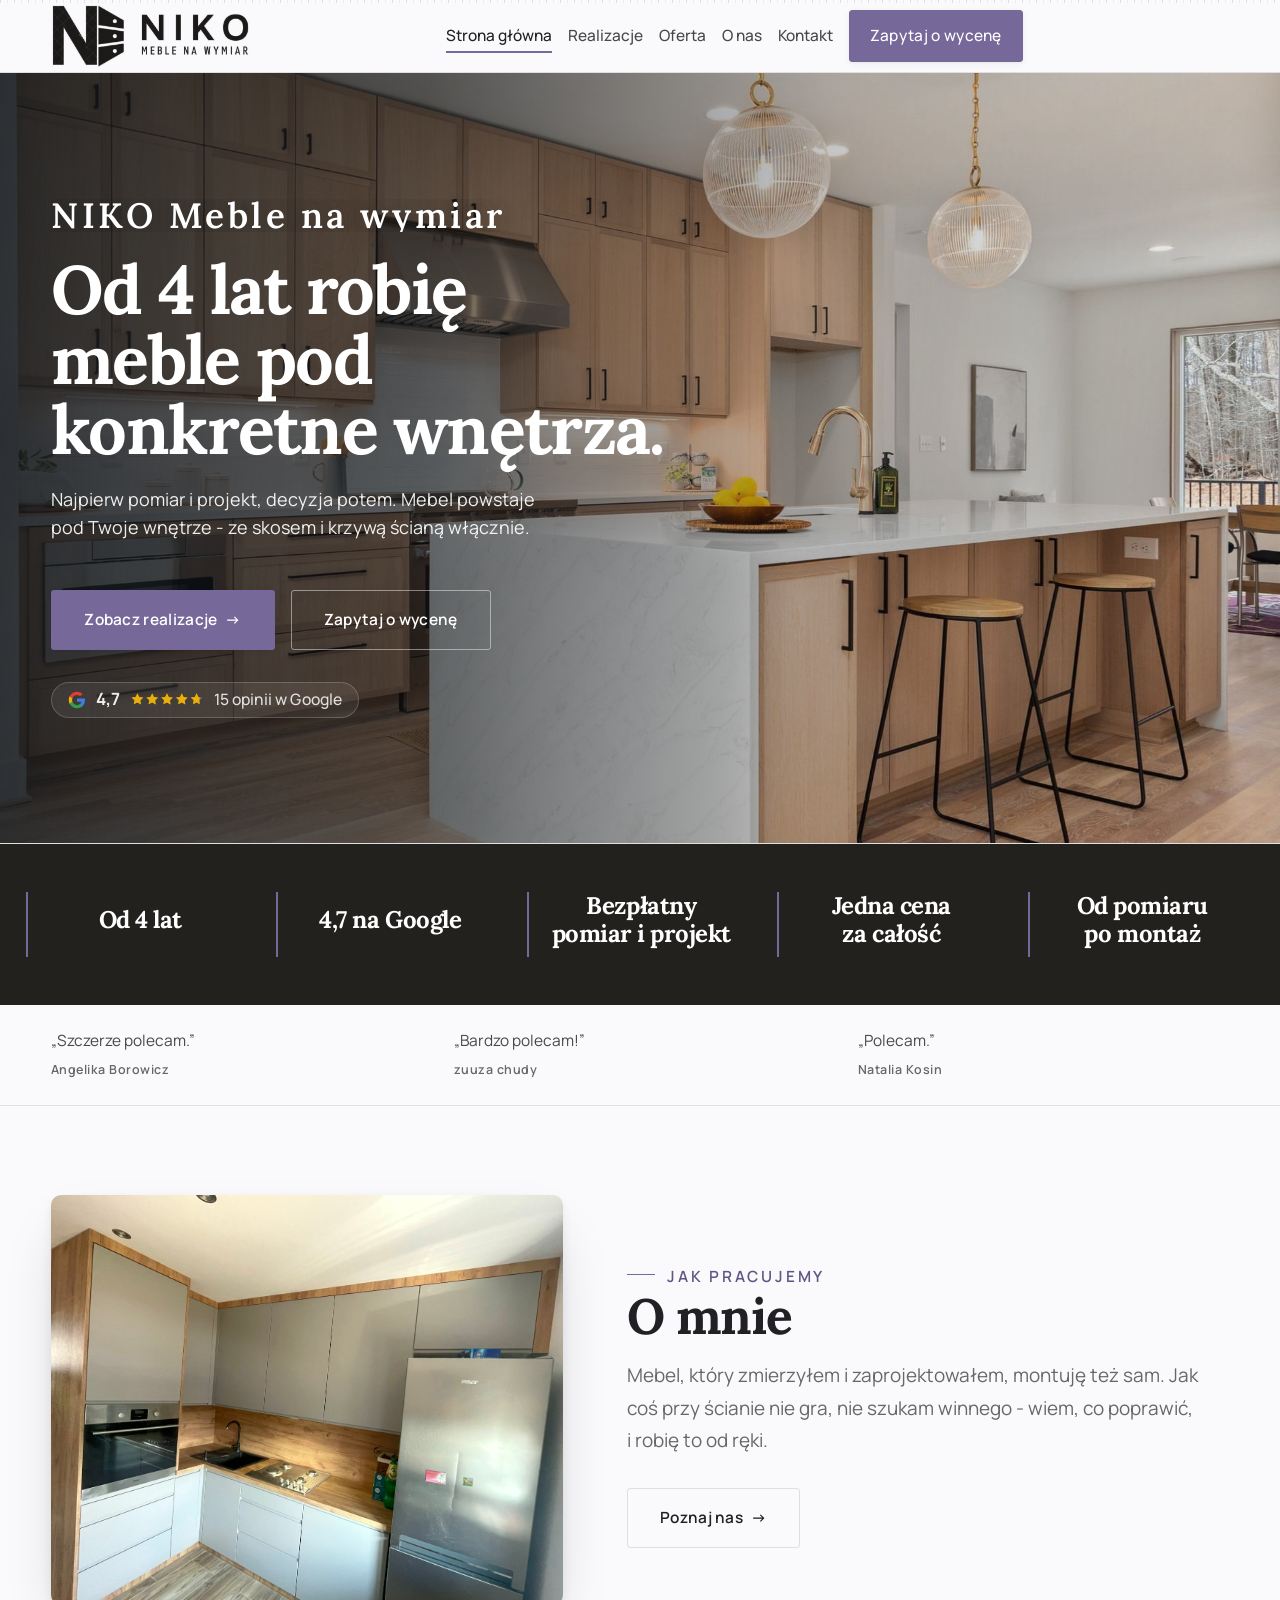
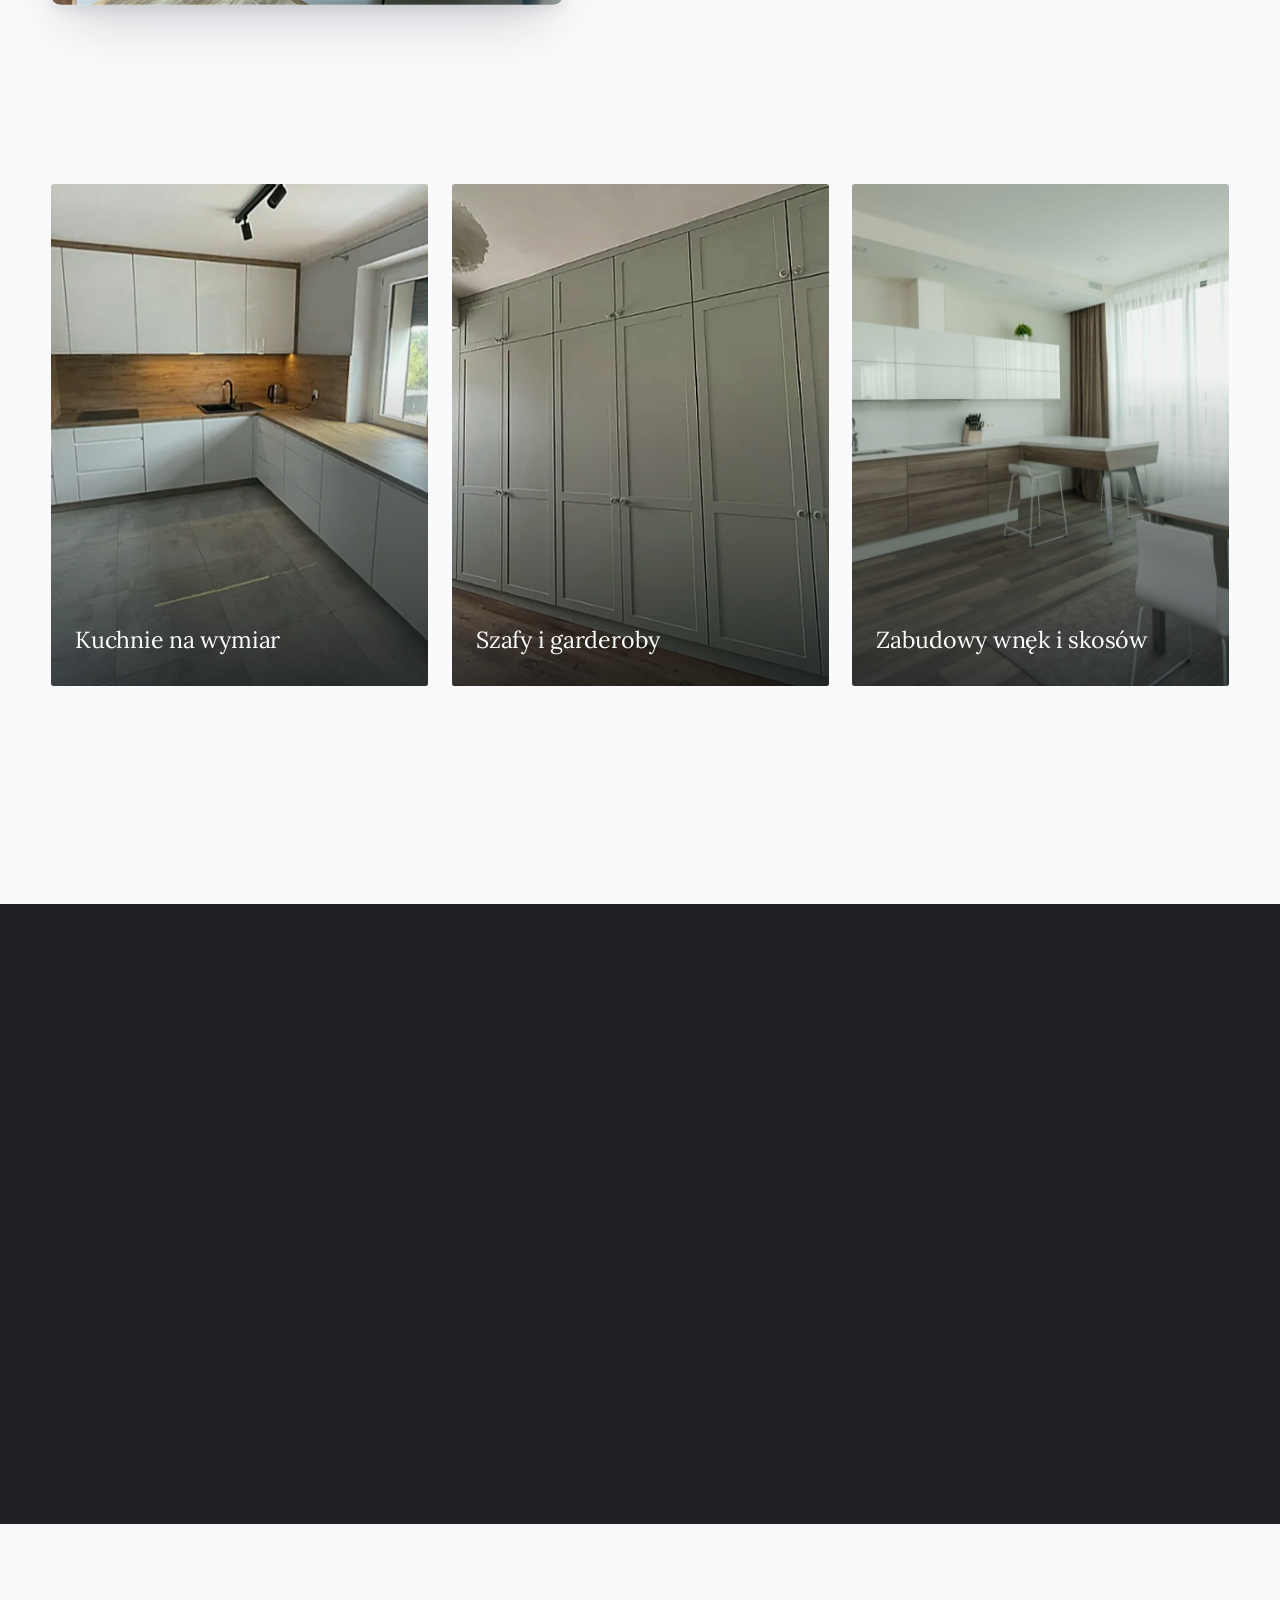
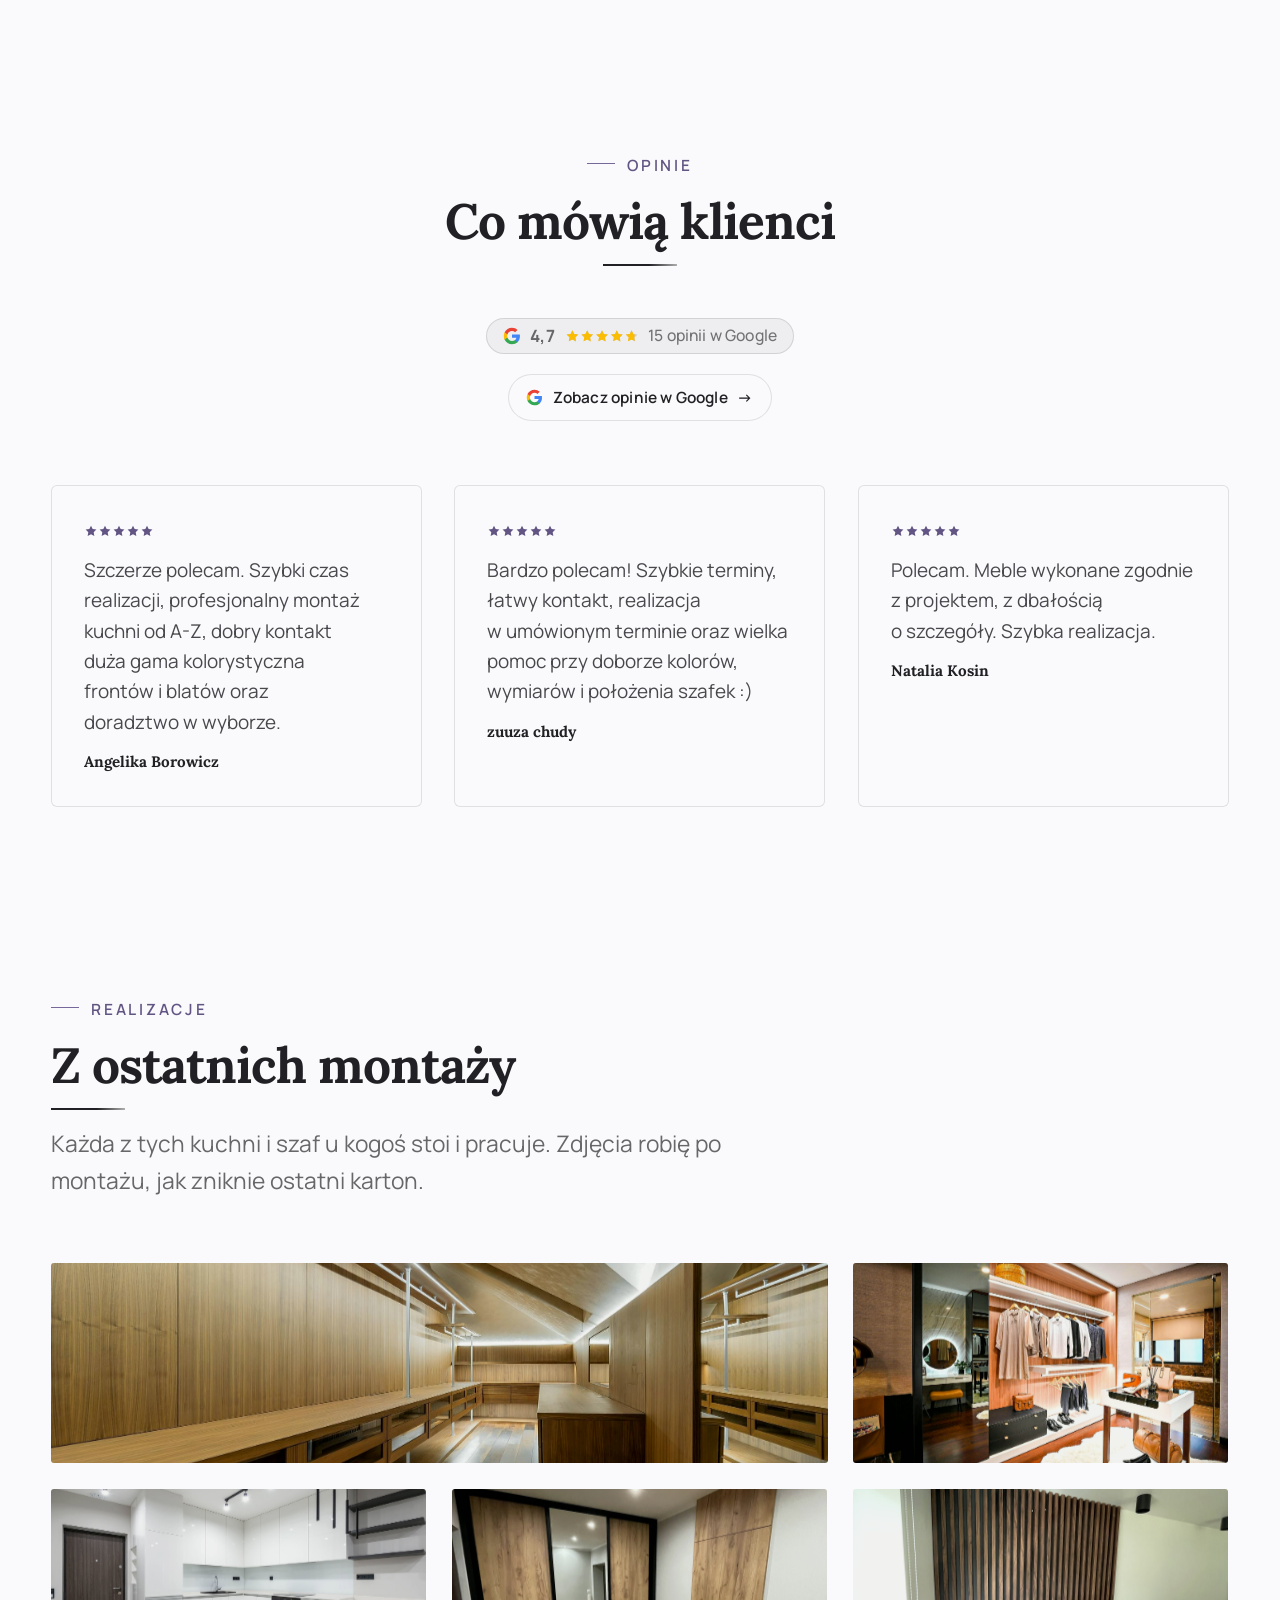
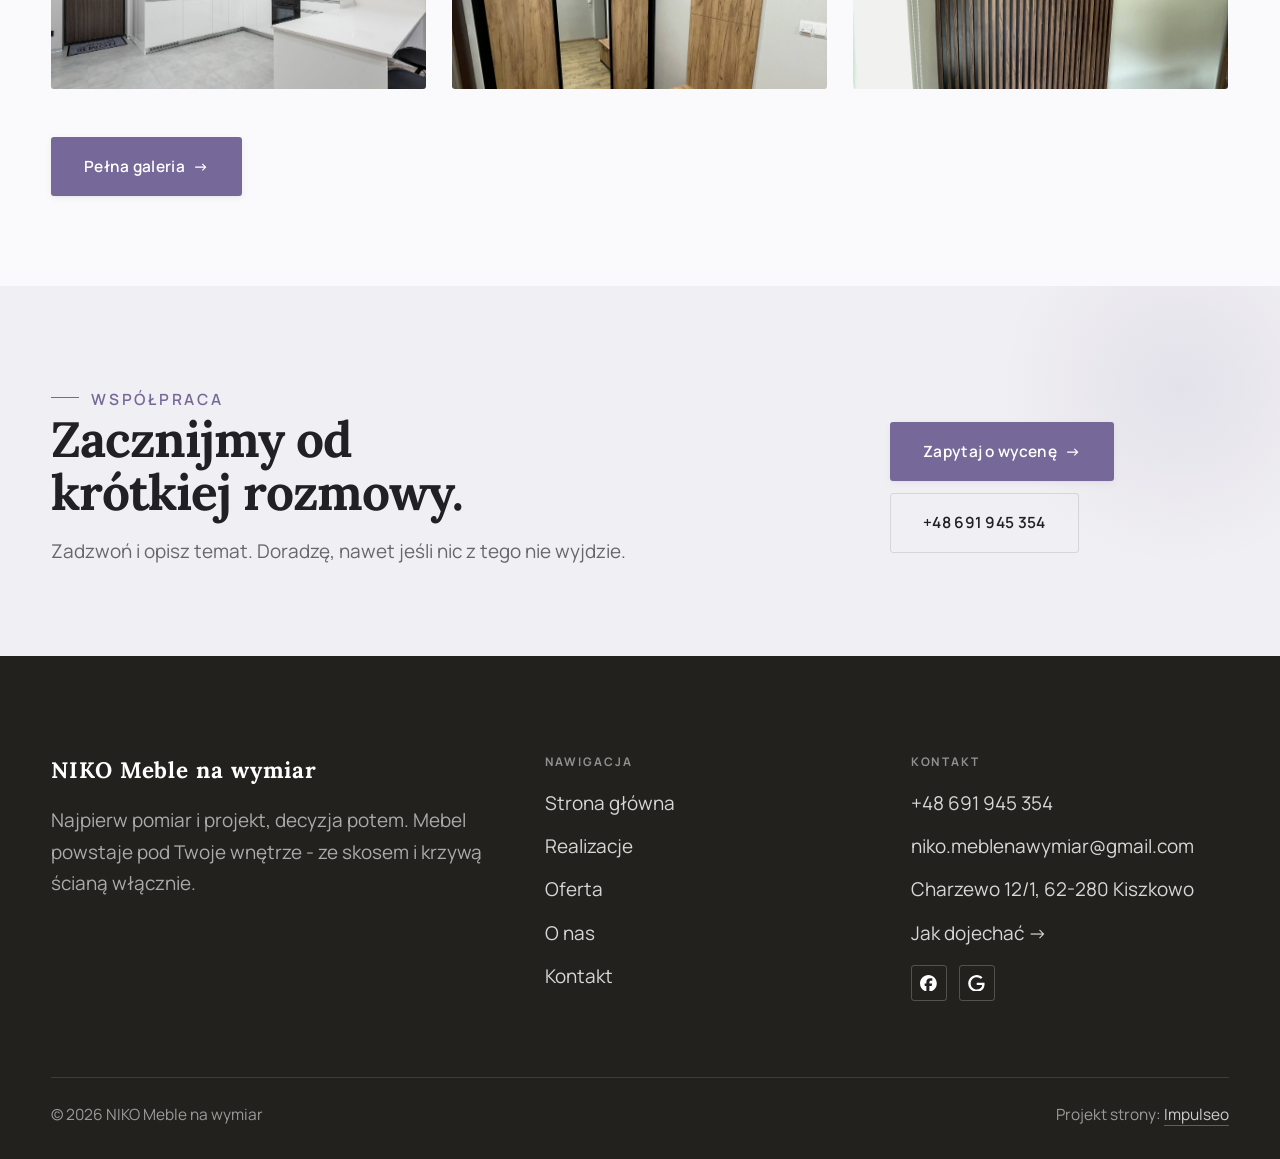
<file: index.html>
<!DOCTYPE html>
<html lang="pl">
<head>
<meta charset="UTF-8">
<meta name="viewport" content="width=device-width, initial-scale=1.0">
<title>NIKO Meble na wymiar - stolarstwo i meble na wymiar</title>
<meta name="description" content="Meble na wymiar w Charzewie: kuchnie, szafy i zabudowy pod Twoje wnętrze. Bezpłatny pomiar i projekt, jedna cena, montaż z gwarancją. Zadzwoń: +48 691 945 354.">
<link rel="canonical" href="https://kris20032.github.io/niko-meble-na-wymiar/">
<meta name="robots" content="noindex, nofollow">
<meta property="og:type" content="website">
<meta property="og:locale" content="pl_PL">
<meta property="og:site_name" content="NIKO Meble na wymiar">
<meta property="og:title" content="NIKO Meble na wymiar - stolarstwo i meble na wymiar">
<meta property="og:description" content="Meble na wymiar w Charzewie: kuchnie, szafy i zabudowy pod Twoje wnętrze. Bezpłatny pomiar i projekt, jedna cena, montaż z gwarancją. Zadzwoń: +48 691 945 354.">
<meta property="og:url" content="https://kris20032.github.io/niko-meble-na-wymiar/">
<meta property="og:image" content="https://kris20032.github.io/niko-meble-na-wymiar/img/og.jpg">
<meta property="og:image:width" content="1200">
<meta property="og:image:height" content="630">
<meta name="twitter:card" content="summary_large_image">
<script type="application/ld+json">{"@context": "https://schema.org", "@type": "HomeAndConstructionBusiness", "name": "NIKO Meble na wymiar", "url": "https://kris20032.github.io/niko-meble-na-wymiar/", "telephone": "+48691945354", "image": "https://kris20032.github.io/niko-meble-na-wymiar/img/og.jpg", "areaServed": "Charzewo", "sameAs": ["https://maps.google.com/?cid=1686531114501210269&g_mp=Cidnb29nbGUubWFwcy5wbGFjZXMudjEuUGxhY2VzLlNlYXJjaFRleHQQAhgEIAA", "https://www.facebook.com/p/NIKO-Meble-na-wymiar-100084933342491/"]}</script>
<link rel="preconnect" href="https://fonts.googleapis.com">
<link rel="preconnect" href="https://fonts.gstatic.com" crossorigin>
<link href="https://fonts.googleapis.com/css2?family=Lora:wght@500;600;700&family=Manrope:wght@400;500;600&display=swap" rel="stylesheet">
<link rel="preload" as="image" href="img/logo-znak.png" fetchpriority="high">
<link rel="stylesheet" href="assets/styles.css?v=stol0909">
<script>
/* WEJŚCIE „przecięta deska" - decyzja PRZED pierwszym malowaniem (bez defer!).
   Gra raz na wizytę; ?intro w adresie = zagraj ponownie (do pokazywania klientowi). */
(function(){
  try{
    if (window.matchMedia && matchMedia('(prefers-reduced-motion: reduce)').matches) return;
    var znowu = location.search.indexOf('intro') > -1;
    if (!znowu && sessionStorage.getItem('niko-wejscie') === '1') return;
    sessionStorage.setItem('niko-wejscie','1');
    document.documentElement.className += ' wej-on bez-wejscia-tla';
  }catch(e){}
})();
</script>
</head>
<body>

<div class="wej" aria-hidden="true">
  <div class="wej-plyta wej-gora"></div>
  <div class="wej-plyta wej-dol"></div>
  <div class="wej-rzaz">
    <i class="wej-pila"></i>
    <span class="wej-pyl"><i></i><i></i><i></i><i></i><i></i><i></i></span>
  </div>
</div>

<header class="nav">
  <div class="wrap nav-inner">
    <a class="brand brand-has-logo" href="index.html"><img class="brand-logo" src="img/logo-znak.png" alt="NIKO Meble na wymiar" width="679" height="219" decoding="async"></a>
    <nav class="nav-links">
      <a href="index.html" class="active" aria-current="page">Strona główna</a>
      <a href="realizacje.html">Realizacje</a>
      <a href="oferta.html">Oferta</a>
      <a href="o-nas.html">O nas</a>
      <a href="kontakt.html">Kontakt</a>
      <a href="kontakt.html" class="btn btn-accent">Zapytaj o wycenę</a>
    </nav>
    <button class="nav-toggle" aria-label="Menu"><span></span><span></span><span></span></button>
  </div>
</header>
<script>
/* Reżyseria wejścia. Takty: znak spod maski (0,5 s) -> rzaz z trocinami (0,46 s)
   -> rozejście płyt (0,68 s) + przelot znaku do paska (0,72 s).
   Bezpieczniki: sufit czasu, klik/scroll/klawisz, brak znaku, prefers-reduced-motion. */
(function(){
  var h = document.documentElement;
  if (h.className.indexOf('wej-on') < 0) return;
  var wej = document.querySelector('.wej');
  var obraz = document.querySelector('.brand-logo');
  var skonczone = false, ruszylo = false;

  function sprzataj(){
    h.classList.remove('wej-on','wej-znak','wej-gra','wej-out');
    if (wej) wej.style.display = 'none';
    try { document.dispatchEvent(new CustomEvent('wejscie:koniec')); } catch(e){}
  }
  if (!wej || !obraz) { sprzataj(); return; }

  /* POMIAR na znaku stojącym jeszcze w pasku - stąd biorą się cel lotu i skala.
     Skalujemy wyłącznie W DÓŁ (rozmiar na kurtynie robi width/height), inaczej
     na telefonie znak wychodzi rozmyty. */
  var r = obraz.getBoundingClientRect();
  if (!r.width || !r.height) { sprzataj(); return; }
  var PLIK_W = 679, PLIK_H = 219;
  var sufitPx = PLIK_W / Math.min(window.devicePixelRatio || 1, 3);
  var cel = (window.innerWidth < 680) ? Math.min(window.innerWidth * 0.72, 320)
                                      : Math.min(window.innerWidth * 0.42, 480);
  cel = Math.max(r.width, Math.min(cel, sufitPx));
  var celH = Math.round(cel * PLIK_H / PLIK_W);
  h.style.setProperty('--wj-w', Math.round(cel) + 'px');
  h.style.setProperty('--wj-h', celH + 'px');
  h.style.setProperty('--wj-zmniejsz', (r.width / cel).toFixed(4));
  h.style.setProperty('--wj-px', Math.round(r.left + r.width / 2 - window.innerWidth / 2) + 'px');
  h.style.setProperty('--wj-py', Math.round(r.top + r.height / 2 - window.innerHeight / 2) + 'px');
  h.style.setProperty('--wj-baza-w', Math.round(r.width) + 'px');
  h.style.setProperty('--wj-baza-h', Math.round(r.height) + 'px');
  h.style.setProperty('--wj-rzaz', Math.round(window.innerHeight / 2 + celH / 2 + 44) + 'px');
  h.classList.add('wej-znak');

  var start = 0, MIN = 560, SUFIT = 880, zaladowane = false;
  function heroGotowe(){
    var im = document.querySelector('.hero-cine > img');
    return !!(im && im.complete && im.naturalWidth > 0);
  }
  function koniec(){
    if (skonczone) return;
    skonczone = true;
    h.classList.add('wej-out');
    setTimeout(sprzataj, 900);
  }
  function moze(){
    if (skonczone) return;
    if (Date.now() - start >= MIN && (heroGotowe() || zaladowane)) koniec();
    else setTimeout(moze, 70);
  }
  window.addEventListener('load', function(){ zaladowane = true; });

  function graj(){
    if (skonczone) return;
    ruszylo = true;
    requestAnimationFrame(function(){ requestAnimationFrame(function(){
      start = Date.now();
      h.classList.add('wej-gra');
      moze();
      setTimeout(koniec, SUFIT);      /* sufit liczony wstecz z budżetu 1,6 s */
      setTimeout(sprzataj, 3000);     /* twardy bezpiecznik */
    }); });
  }
  function odpusc(){ if (ruszylo || skonczone) return; skonczone = true; sprzataj(); }

  /* Kurtyna nie rusza, dopóki znak nie jest POBRANY I ZDEKODOWANY - inaczej pierwszy
     takt gra na pustym miejscu, a logo doskakuje w połowie przelotu. */
  function pobrane(){ return obraz.complete && obraz.naturalWidth > 0; }
  function zacznij(){ if (obraz.decode) obraz.decode().then(graj, graj); else graj(); }
  if (pobrane()) zacznij();
  else {
    obraz.addEventListener('load', zacznij);
    obraz.addEventListener('error', odpusc);
    setTimeout(function(){ pobrane() ? zacznij() : odpusc(); }, 1400);
  }

  ['click','wheel','touchstart','keydown'].forEach(function(t){
    window.addEventListener(t, function(){ if (ruszylo) koniec(); else odpusc(); },
                            { passive:true, once:true });
  });
})();
</script>

<main>
<section class="hero-cine">
  <img src="img/hero.jpg" fetchpriority="high" data-rotate="img/g1.jpg|img/g2.jpg" alt="NIKO Meble na wymiar - Od 4 lat robię meble pod konkretne wnętrza. " width="1880" height="1253">
  <div class="wrap">
    <div class="hero-copy">
      <div class="brandmark bm-m"><span class="bm-line"><span>NIKO Meble na wymiar</span></span></div>
      <h1>Od 4 lat robię meble pod konkretne wnętrza. </h1>
      <p class="lead">Najpierw pomiar i projekt, decyzja potem. Mebel powstaje pod Twoje wnętrze - ze skosem i krzywą ścianą włącznie.</p>
      <div class="hero-actions">
        <a href="realizacje.html" class="btn btn-accent">Zobacz realizacje <span class="arr">→</span></a>
        <a href="kontakt.html" class="btn btn-ghost btn-on-dark">Zapytaj o wycenę</a>
      </div>
      <div style="margin-top:var(--space-6);color:#fff;font-weight:600;letter-spacing:.02em;opacity:.92"><span class="g-badge"><svg class="gb-ico" viewBox="0 0 24 24" width="18" height="18" aria-hidden="true"><path fill="#4285F4" d="M22.56 12.25c0-.78-.07-1.53-.2-2.25H12v4.26h5.92c-.26 1.37-1.04 2.53-2.21 3.31v2.77h3.57c2.08-1.92 3.28-4.74 3.28-8.09z"/><path fill="#34A853" d="M12 23c2.97 0 5.46-.98 7.28-2.66l-3.57-2.77c-.98.66-2.23 1.06-3.71 1.06-2.86 0-5.29-1.93-6.16-4.53H2.18v2.84C3.99 20.53 7.7 23 12 23z"/><path fill="#FBBC05" d="M5.84 14.09c-.22-.66-.35-1.36-.35-2.09s.13-1.43.35-2.09V7.07H2.18C1.43 8.55 1 10.22 1 12s.43 3.45 1.18 4.93l2.85-2.22.81-.62z"/><path fill="#EA4335" d="M12 5.38c1.62 0 3.06.56 4.21 1.64l3.15-3.15C17.45 2.09 14.97 1 12 1 7.7 1 3.99 3.47 2.18 7.07l3.66 2.84c.87-2.6 3.3-4.53 6.16-4.53z"/></svg><b class="gb-ocena">4,7</b><svg class="gb-stars" viewBox="0 0 90 18" width="74" height="14.8" aria-hidden="true"><g fill="currentColor" opacity=".26"><path transform="translate(0,0)" d="M9 1.6l2.2 4.46 4.92.72-3.56 3.47.84 4.9L9 12.74l-4.4 2.31.84-4.9L1.88 6.68l4.92-.72L9 1.6Z"/><path transform="translate(18,0)" d="M9 1.6l2.2 4.46 4.92.72-3.56 3.47.84 4.9L9 12.74l-4.4 2.31.84-4.9L1.88 6.68l4.92-.72L9 1.6Z"/><path transform="translate(36,0)" d="M9 1.6l2.2 4.46 4.92.72-3.56 3.47.84 4.9L9 12.74l-4.4 2.31.84-4.9L1.88 6.68l4.92-.72L9 1.6Z"/><path transform="translate(54,0)" d="M9 1.6l2.2 4.46 4.92.72-3.56 3.47.84 4.9L9 12.74l-4.4 2.31.84-4.9L1.88 6.68l4.92-.72L9 1.6Z"/><path transform="translate(72,0)" d="M9 1.6l2.2 4.46 4.92.72-3.56 3.47.84 4.9L9 12.74l-4.4 2.31.84-4.9L1.88 6.68l4.92-.72L9 1.6Z"/></g><clipPath id="gs940"><rect x="0" y="0" width="84.6" height="18"/></clipPath><g fill="#FBBC04" clip-path="url(#gs940)"><path transform="translate(0,0)" d="M9 1.6l2.2 4.46 4.92.72-3.56 3.47.84 4.9L9 12.74l-4.4 2.31.84-4.9L1.88 6.68l4.92-.72L9 1.6Z"/><path transform="translate(18,0)" d="M9 1.6l2.2 4.46 4.92.72-3.56 3.47.84 4.9L9 12.74l-4.4 2.31.84-4.9L1.88 6.68l4.92-.72L9 1.6Z"/><path transform="translate(36,0)" d="M9 1.6l2.2 4.46 4.92.72-3.56 3.47.84 4.9L9 12.74l-4.4 2.31.84-4.9L1.88 6.68l4.92-.72L9 1.6Z"/><path transform="translate(54,0)" d="M9 1.6l2.2 4.46 4.92.72-3.56 3.47.84 4.9L9 12.74l-4.4 2.31.84-4.9L1.88 6.68l4.92-.72L9 1.6Z"/><path transform="translate(72,0)" d="M9 1.6l2.2 4.46 4.92.72-3.56 3.47.84 4.9L9 12.74l-4.4 2.31.84-4.9L1.88 6.68l4.92-.72L9 1.6Z"/></g></svg><span class="gb-txt">15 opinii w Google</span></span></div>
    </div>
  </div>
</section>
<section class="strip n-5" style="padding-block:0">
  <div class="wrap">
    <div class="item reveal"><div class="k">Od 4 lat</div><div class="v"></div></div>
    <div class="item reveal"><div class="k">4,7 na Google</div><div class="v"></div></div>
    <div class="item reveal"><div class="k">Bezpłatny pomiar i projekt</div><div class="v"></div></div>
    <div class="item reveal"><div class="k">Jedna cena za całość</div><div class="v"></div></div>
    <div class="item reveal"><div class="k">Od pomiaru po montaż</div><div class="v"></div></div>
  </div>
</section>
<section class="opinie-mini" aria-label="Opinie klientów">
  <div class="wrap">
    <div class="om-row">
      <div class="om-item reveal"><blockquote>„Szczerze polecam.”</blockquote><span class="om-autor">Angelika Borowicz</span></div>
      <div class="om-item reveal"><blockquote>„Bardzo polecam!”</blockquote><span class="om-autor">zuuza chudy</span></div>
      <div class="om-item reveal"><blockquote>„Polecam.”</blockquote><span class="om-autor">Natalia Kosin</span></div>
    </div>
  </div>
</section>
<section>
  <div class="wrap split">
    <div class="split-art reveal"><img src="img/g3.jpg" alt="NIKO Meble na wymiar - realizacja" loading="lazy" width="1528" height="1120" decoding="async"></div>
    <div class="split-copy reveal">
      <span class="eyebrow">Jak pracujemy</span>
      <h2>O mnie</h2>
      <p class="muted">Mebel, który zmierzyłem i zaprojektowałem, montuję też sam. Jak coś przy ścianie nie gra, nie szukam winnego - wiem, co poprawić, i robię to od ręki.</p>
      <a href="o-nas.html" class="btn btn-ghost">Poznaj nas <span class="arr">→</span></a>
    </div>
  </div>
</section>
<section class="gateways-band">
  <div class="wrap">
    <div class="gateways">
      <a href="oferta.html" class="gateway reveal"><img src="img/g4.jpg" alt="Kuchnie na wymiar" loading="lazy" width="1640" height="1212" decoding="async"><span class="g-ttl">Kuchnie na wymiar</span></a>
      <a href="oferta.html" class="gateway reveal"><img src="img/g5.jpg" alt="Szafy i garderoby" loading="lazy" width="1700" height="1279" decoding="async"><span class="g-ttl">Szafy i garderoby</span></a>
      <a href="oferta.html" class="gateway reveal"><img src="img/g6.jpg" alt="Zabudowy wnęk i skosów" loading="lazy" width="1830" height="1202" decoding="async"><span class="g-ttl">Zabudowy wnęk i skosów</span></a>
    </div>
  </div>
</section>
<section class="stopklatka" aria-hidden="true">
  <div class="stk-bg" style="background-image:url(img/g7.jpg)"></div>
</section>
<section class="opinie">
  <div class="wrap">
    <div class="head center reveal">
      <span class="eyebrow">Opinie</span>
      <h2>Co mówią klienci</h2>
    </div>
    <p class="op-meta reveal"><span class="g-badge"><svg class="gb-ico" viewBox="0 0 24 24" width="18" height="18" aria-hidden="true"><path fill="#4285F4" d="M22.56 12.25c0-.78-.07-1.53-.2-2.25H12v4.26h5.92c-.26 1.37-1.04 2.53-2.21 3.31v2.77h3.57c2.08-1.92 3.28-4.74 3.28-8.09z"/><path fill="#34A853" d="M12 23c2.97 0 5.46-.98 7.28-2.66l-3.57-2.77c-.98.66-2.23 1.06-3.71 1.06-2.86 0-5.29-1.93-6.16-4.53H2.18v2.84C3.99 20.53 7.7 23 12 23z"/><path fill="#FBBC05" d="M5.84 14.09c-.22-.66-.35-1.36-.35-2.09s.13-1.43.35-2.09V7.07H2.18C1.43 8.55 1 10.22 1 12s.43 3.45 1.18 4.93l2.85-2.22.81-.62z"/><path fill="#EA4335" d="M12 5.38c1.62 0 3.06.56 4.21 1.64l3.15-3.15C17.45 2.09 14.97 1 12 1 7.7 1 3.99 3.47 2.18 7.07l3.66 2.84c.87-2.6 3.3-4.53 6.16-4.53z"/></svg><b class="gb-ocena">4,7</b><svg class="gb-stars" viewBox="0 0 90 18" width="74" height="14.8" aria-hidden="true"><g fill="currentColor" opacity=".26"><path transform="translate(0,0)" d="M9 1.6l2.2 4.46 4.92.72-3.56 3.47.84 4.9L9 12.74l-4.4 2.31.84-4.9L1.88 6.68l4.92-.72L9 1.6Z"/><path transform="translate(18,0)" d="M9 1.6l2.2 4.46 4.92.72-3.56 3.47.84 4.9L9 12.74l-4.4 2.31.84-4.9L1.88 6.68l4.92-.72L9 1.6Z"/><path transform="translate(36,0)" d="M9 1.6l2.2 4.46 4.92.72-3.56 3.47.84 4.9L9 12.74l-4.4 2.31.84-4.9L1.88 6.68l4.92-.72L9 1.6Z"/><path transform="translate(54,0)" d="M9 1.6l2.2 4.46 4.92.72-3.56 3.47.84 4.9L9 12.74l-4.4 2.31.84-4.9L1.88 6.68l4.92-.72L9 1.6Z"/><path transform="translate(72,0)" d="M9 1.6l2.2 4.46 4.92.72-3.56 3.47.84 4.9L9 12.74l-4.4 2.31.84-4.9L1.88 6.68l4.92-.72L9 1.6Z"/></g><clipPath id="gs940"><rect x="0" y="0" width="84.6" height="18"/></clipPath><g fill="#FBBC04" clip-path="url(#gs940)"><path transform="translate(0,0)" d="M9 1.6l2.2 4.46 4.92.72-3.56 3.47.84 4.9L9 12.74l-4.4 2.31.84-4.9L1.88 6.68l4.92-.72L9 1.6Z"/><path transform="translate(18,0)" d="M9 1.6l2.2 4.46 4.92.72-3.56 3.47.84 4.9L9 12.74l-4.4 2.31.84-4.9L1.88 6.68l4.92-.72L9 1.6Z"/><path transform="translate(36,0)" d="M9 1.6l2.2 4.46 4.92.72-3.56 3.47.84 4.9L9 12.74l-4.4 2.31.84-4.9L1.88 6.68l4.92-.72L9 1.6Z"/><path transform="translate(54,0)" d="M9 1.6l2.2 4.46 4.92.72-3.56 3.47.84 4.9L9 12.74l-4.4 2.31.84-4.9L1.88 6.68l4.92-.72L9 1.6Z"/><path transform="translate(72,0)" d="M9 1.6l2.2 4.46 4.92.72-3.56 3.47.84 4.9L9 12.74l-4.4 2.31.84-4.9L1.88 6.68l4.92-.72L9 1.6Z"/></g></svg><span class="gb-txt">15 opinii w Google</span></span></p>
    <p class="op-meta reveal"><a class="op-google" href="https://maps.google.com/?cid=1686531114501210269&amp;g_mp=Cidnb29nbGUubWFwcy5wbGFjZXMudjEuUGxhY2VzLlNlYXJjaFRleHQQAhgEIAA" target="_blank" rel="noopener"><svg class="op-g-ico" viewBox="0 0 24 24" width="17" height="17" aria-hidden="true"><path fill="#4285F4" d="M22.56 12.25c0-.78-.07-1.53-.2-2.25H12v4.26h5.92c-.26 1.37-1.04 2.53-2.21 3.31v2.77h3.57c2.08-1.92 3.28-4.74 3.28-8.09z"/><path fill="#34A853" d="M12 23c2.97 0 5.46-.98 7.28-2.66l-3.57-2.77c-.98.66-2.23 1.06-3.71 1.06-2.86 0-5.29-1.93-6.16-4.53H2.18v2.84C3.99 20.53 7.7 23 12 23z"/><path fill="#FBBC05" d="M5.84 14.09c-.22-.66-.35-1.36-.35-2.09s.13-1.43.35-2.09V7.07H2.18C1.43 8.55 1 10.22 1 12s.43 3.45 1.18 4.93l2.85-2.22.81-.62z"/><path fill="#EA4335" d="M12 5.38c1.62 0 3.06.56 4.21 1.64l3.15-3.15C17.45 2.09 14.97 1 12 1 7.7 1 3.99 3.47 2.18 7.07l3.66 2.84c.87-2.6 3.3-4.53 6.16-4.53z"/></svg><span>Zobacz opinie w Google</span><span class="arr">→</span></a></p>
    <div class="opinie-grid">
      <figure class="op-card reveal"><span class="op-star"><svg class="ico-star" width="14" height="14" viewBox="0 0 24 24" style="vertical-align:-2px" aria-hidden="true"><path d="M12 2.8l2.85 5.8 6.4.93-4.63 4.5 1.1 6.37L12 17.4l-5.72 3 1.1-6.37-4.63-4.5 6.4-.93L12 2.8Z" fill="currentColor"/></svg><svg class="ico-star" width="14" height="14" viewBox="0 0 24 24" style="vertical-align:-2px" aria-hidden="true"><path d="M12 2.8l2.85 5.8 6.4.93-4.63 4.5 1.1 6.37L12 17.4l-5.72 3 1.1-6.37-4.63-4.5 6.4-.93L12 2.8Z" fill="currentColor"/></svg><svg class="ico-star" width="14" height="14" viewBox="0 0 24 24" style="vertical-align:-2px" aria-hidden="true"><path d="M12 2.8l2.85 5.8 6.4.93-4.63 4.5 1.1 6.37L12 17.4l-5.72 3 1.1-6.37-4.63-4.5 6.4-.93L12 2.8Z" fill="currentColor"/></svg><svg class="ico-star" width="14" height="14" viewBox="0 0 24 24" style="vertical-align:-2px" aria-hidden="true"><path d="M12 2.8l2.85 5.8 6.4.93-4.63 4.5 1.1 6.37L12 17.4l-5.72 3 1.1-6.37-4.63-4.5 6.4-.93L12 2.8Z" fill="currentColor"/></svg><svg class="ico-star" width="14" height="14" viewBox="0 0 24 24" style="vertical-align:-2px" aria-hidden="true"><path d="M12 2.8l2.85 5.8 6.4.93-4.63 4.5 1.1 6.37L12 17.4l-5.72 3 1.1-6.37-4.63-4.5 6.4-.93L12 2.8Z" fill="currentColor"/></svg></span><blockquote>Szczerze polecam. Szybki czas realizacji, profesjonalny montaż kuchni od A-Z, dobry kontakt duża gama kolorystyczna frontów i blatów oraz doradztwo w wyborze.</blockquote><span class="op-autor">Angelika Borowicz</span></figure>
      <figure class="op-card reveal"><span class="op-star"><svg class="ico-star" width="14" height="14" viewBox="0 0 24 24" style="vertical-align:-2px" aria-hidden="true"><path d="M12 2.8l2.85 5.8 6.4.93-4.63 4.5 1.1 6.37L12 17.4l-5.72 3 1.1-6.37-4.63-4.5 6.4-.93L12 2.8Z" fill="currentColor"/></svg><svg class="ico-star" width="14" height="14" viewBox="0 0 24 24" style="vertical-align:-2px" aria-hidden="true"><path d="M12 2.8l2.85 5.8 6.4.93-4.63 4.5 1.1 6.37L12 17.4l-5.72 3 1.1-6.37-4.63-4.5 6.4-.93L12 2.8Z" fill="currentColor"/></svg><svg class="ico-star" width="14" height="14" viewBox="0 0 24 24" style="vertical-align:-2px" aria-hidden="true"><path d="M12 2.8l2.85 5.8 6.4.93-4.63 4.5 1.1 6.37L12 17.4l-5.72 3 1.1-6.37-4.63-4.5 6.4-.93L12 2.8Z" fill="currentColor"/></svg><svg class="ico-star" width="14" height="14" viewBox="0 0 24 24" style="vertical-align:-2px" aria-hidden="true"><path d="M12 2.8l2.85 5.8 6.4.93-4.63 4.5 1.1 6.37L12 17.4l-5.72 3 1.1-6.37-4.63-4.5 6.4-.93L12 2.8Z" fill="currentColor"/></svg><svg class="ico-star" width="14" height="14" viewBox="0 0 24 24" style="vertical-align:-2px" aria-hidden="true"><path d="M12 2.8l2.85 5.8 6.4.93-4.63 4.5 1.1 6.37L12 17.4l-5.72 3 1.1-6.37-4.63-4.5 6.4-.93L12 2.8Z" fill="currentColor"/></svg></span><blockquote>Bardzo polecam! Szybkie terminy, łatwy kontakt, realizacja w umówionym terminie oraz wielka pomoc przy doborze kolorów, wymiarów i położenia szafek :)</blockquote><span class="op-autor">zuuza chudy</span></figure>
      <figure class="op-card reveal"><span class="op-star"><svg class="ico-star" width="14" height="14" viewBox="0 0 24 24" style="vertical-align:-2px" aria-hidden="true"><path d="M12 2.8l2.85 5.8 6.4.93-4.63 4.5 1.1 6.37L12 17.4l-5.72 3 1.1-6.37-4.63-4.5 6.4-.93L12 2.8Z" fill="currentColor"/></svg><svg class="ico-star" width="14" height="14" viewBox="0 0 24 24" style="vertical-align:-2px" aria-hidden="true"><path d="M12 2.8l2.85 5.8 6.4.93-4.63 4.5 1.1 6.37L12 17.4l-5.72 3 1.1-6.37-4.63-4.5 6.4-.93L12 2.8Z" fill="currentColor"/></svg><svg class="ico-star" width="14" height="14" viewBox="0 0 24 24" style="vertical-align:-2px" aria-hidden="true"><path d="M12 2.8l2.85 5.8 6.4.93-4.63 4.5 1.1 6.37L12 17.4l-5.72 3 1.1-6.37-4.63-4.5 6.4-.93L12 2.8Z" fill="currentColor"/></svg><svg class="ico-star" width="14" height="14" viewBox="0 0 24 24" style="vertical-align:-2px" aria-hidden="true"><path d="M12 2.8l2.85 5.8 6.4.93-4.63 4.5 1.1 6.37L12 17.4l-5.72 3 1.1-6.37-4.63-4.5 6.4-.93L12 2.8Z" fill="currentColor"/></svg><svg class="ico-star" width="14" height="14" viewBox="0 0 24 24" style="vertical-align:-2px" aria-hidden="true"><path d="M12 2.8l2.85 5.8 6.4.93-4.63 4.5 1.1 6.37L12 17.4l-5.72 3 1.1-6.37-4.63-4.5 6.4-.93L12 2.8Z" fill="currentColor"/></svg></span><blockquote>Polecam. Meble wykonane zgodnie z projektem, z dbałością o szczegóły. Szybka realizacja.</blockquote><span class="op-autor">Natalia Kosin</span></figure>
    </div>
  </div>
</section>
<section>
  <div class="wrap">
    <div class="head reveal">
      <span class="eyebrow">Realizacje</span>
      <h2>Z ostatnich montaży</h2>
      <p>Każda z tych kuchni i szaf u kogoś stoi i pracuje. Zdjęcia robię po montażu, jak zniknie ostatni karton.</p>
    </div>
    <div class="gallery">
      <div class="tile t-two3 reveal"><img src="img/g8.jpg" alt="NIKO Meble na wymiar" loading="lazy" width="1880" height="1253" decoding="async"></div>
      <div class="tile t-third reveal"><img src="img/g9.jpg" alt="NIKO Meble na wymiar" loading="lazy" width="1880" height="1251" decoding="async"></div>
      <div class="tile t-third reveal"><img src="img/g10.jpg" alt="NIKO Meble na wymiar" loading="lazy" width="1880" height="1255" decoding="async"></div>
      <div class="tile t-third reveal"><img src="img/g11.jpg" alt="NIKO Meble na wymiar" loading="lazy" width="1600" height="1142" decoding="async"></div>
      <div class="tile t-third reveal"><img src="img/g12.jpg" alt="NIKO Meble na wymiar" loading="lazy" width="1600" height="1142" decoding="async"></div>
    </div>
    <div style="margin-top:var(--space-7)" class="reveal"><a href="realizacje.html" class="btn btn-accent">Pełna galeria <span class="arr">→</span></a></div>
  </div>
</section>
<section class="cta">
  <div class="wrap">
    <div class="reveal">
      <span class="eyebrow">Współpraca</span>
      <h2>Zacznijmy od krótkiej rozmowy.</h2>
      <p>Zadzwoń i opisz temat. Doradzę, nawet jeśli nic z tego nie wyjdzie.</p>
    </div>
    <div class="cta-actions reveal">
      <a href="kontakt.html" class="btn btn-light">Zapytaj o wycenę <span class="arr">→</span></a>
      <a href="tel:+48691945354" class="btn btn-ghost btn-ghost-cta">+48 691 945 354</a>
    </div>
  </div>
</section>
</main>

<footer>
  <div class="wrap">
    <div class="foot-grid">
      <div class="foot-brand">
        <div class="name">NIKO Meble na wymiar</div>
        <p>Najpierw pomiar i projekt, decyzja potem. Mebel powstaje pod Twoje wnętrze - ze skosem i krzywą ścianą włącznie.</p>
      </div>
      <div class="foot-col">
        <h4>Nawigacja</h4>
        <a href="index.html">Strona główna</a>
        <a href="realizacje.html">Realizacje</a>
        <a href="oferta.html">Oferta</a>
        <a href="o-nas.html">O nas</a>
        <a href="kontakt.html">Kontakt</a>
      </div>
      <div class="foot-col">
        <h4>Kontakt</h4>
        <a href="tel:+48691945354">+48 691 945 354</a>
        <a href="mailto:niko.meblenawymiar@gmail.com">niko.meblenawymiar@gmail.com</a>
        <p>Charzewo 12/1, 62-280 Kiszkowo</p>
        <a href="https://maps.google.com/?cid=1686531114501210269&g_mp=Cidnb29nbGUubWFwcy5wbGFjZXMudjEuUGxhY2VzLlNlYXJjaFRleHQQAhgEIAA" target="_blank" rel="noopener">Jak dojechać →</a>
      <div class="foot-soc">
        <a class="soc" href="https://www.facebook.com/p/NIKO-Meble-na-wymiar-100084933342491/" target="_blank" rel="noopener" aria-label="Facebook - NIKO Meble na wymiar"><svg viewBox="0 0 24 24" aria-hidden="true" focusable="false"><path d="M9.101 23.691v-7.98H6.627v-3.667h2.474v-1.58c0-4.085 1.848-5.978 5.858-5.978.401 0 .955.042 1.468.103a8.68 8.68 0 0 1 1.141.195v3.325a8.623 8.623 0 0 0-.653-.036 26.805 26.805 0 0 0-.733-.009c-.707 0-1.259.096-1.675.309a1.686 1.686 0 0 0-.679.622c-.258.42-.374.995-.374 1.752v1.297h3.919l-.386 2.103-.287 1.564h-3.246v8.245C19.396 23.238 24 18.179 24 12.044c0-6.627-5.373-12-12-12s-12 5.373-12 12c0 5.628 3.874 10.35 9.101 11.647Z" fill="currentColor"/></svg></a>
        <a class="soc" href="https://maps.google.com/?cid=1686531114501210269&g_mp=Cidnb29nbGUubWFwcy5wbGFjZXMudjEuUGxhY2VzLlNlYXJjaFRleHQQAhgEIAA" target="_blank" rel="noopener" aria-label="Google - NIKO Meble na wymiar"><svg viewBox="0 0 24 24" aria-hidden="true" focusable="false"><path d="M12.48 10.92v3.28h7.84c-.24 1.84-.853 3.187-1.787 4.133-1.147 1.147-2.933 2.4-6.053 2.4-4.827 0-8.6-3.893-8.6-8.72s3.773-8.72 8.6-8.72c2.6 0 4.507 1.027 5.907 2.347l2.307-2.307C18.747 1.44 16.133 0 12.48 0 5.867 0 .307 5.387.307 12s5.56 12 12.173 12c3.573 0 6.267-1.173 8.373-3.36 2.16-2.16 2.84-5.213 2.84-7.667 0-.76-.053-1.467-.173-2.053H12.48z" fill="currentColor"/></svg></a>
      </div>
      </div>
    </div>
    <div class="foot-bot">
      <span>© 2026 NIKO Meble na wymiar</span>
      <span>Projekt strony: <a class="foot-credit" href="https://impulseo.pl" target="_blank" rel="noopener">Impulseo</a></span>
    </div>
  </div>
</footer>
<div class="sticky-reserve"><a class="sr-book" href="kontakt.html">Zapytaj o wycenę</a><a class="sr-call" href="tel:+48691945354" aria-label="Zadzwoń"><svg class="ico-tel" width="16" height="16" viewBox="0 0 24 24" fill="none" aria-hidden="true"><path d="M6.6 10.8a15.5 15.5 0 0 0 6.6 6.6l2.2-2.2a1 1 0 0 1 1-.24 11.4 11.4 0 0 0 3.6.58 1 1 0 0 1 1 1V20a1 1 0 0 1-1 1A17 17 0 0 1 3 4a1 1 0 0 1 1-1h3.5a1 1 0 0 1 1 1c0 1.25.2 2.46.58 3.6a1 1 0 0 1-.25 1l-2.23 2.2Z" fill="currentColor"/></svg></a></div>
<div class="demo-wazne" data-do="2026-09-07" data-cykl="3" hidden><svg class="dw-ico" width="13" height="13" viewBox="0 0 24 24" fill="none" aria-hidden="true"><circle cx="12" cy="12" r="8.6" stroke="currentColor" stroke-width="1.8"/><path d="M12 7.2V12l3.3 2" stroke="currentColor" stroke-width="1.8" stroke-linecap="round"/></svg><span class="dw-txt"></span></div>

<script src="assets/main.js?v=stol0909"></script>
</body>
</html>
</file>
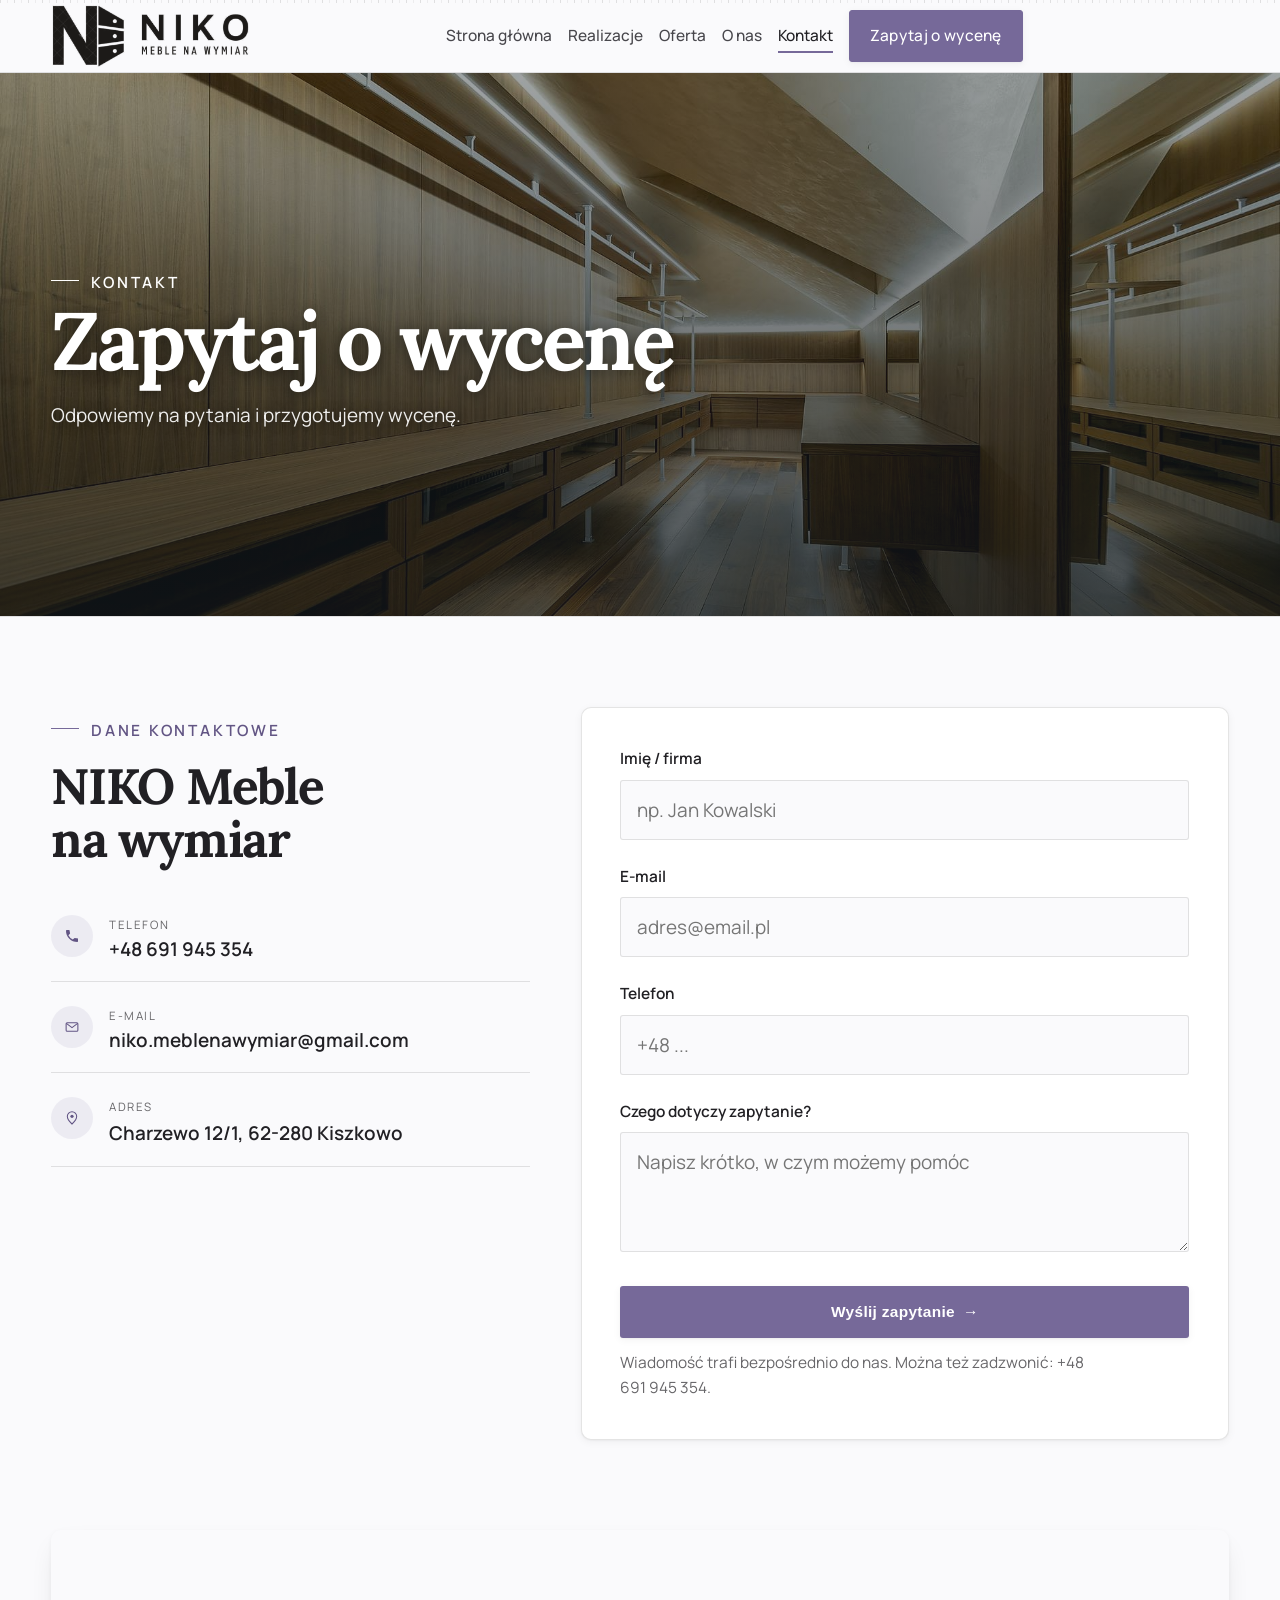
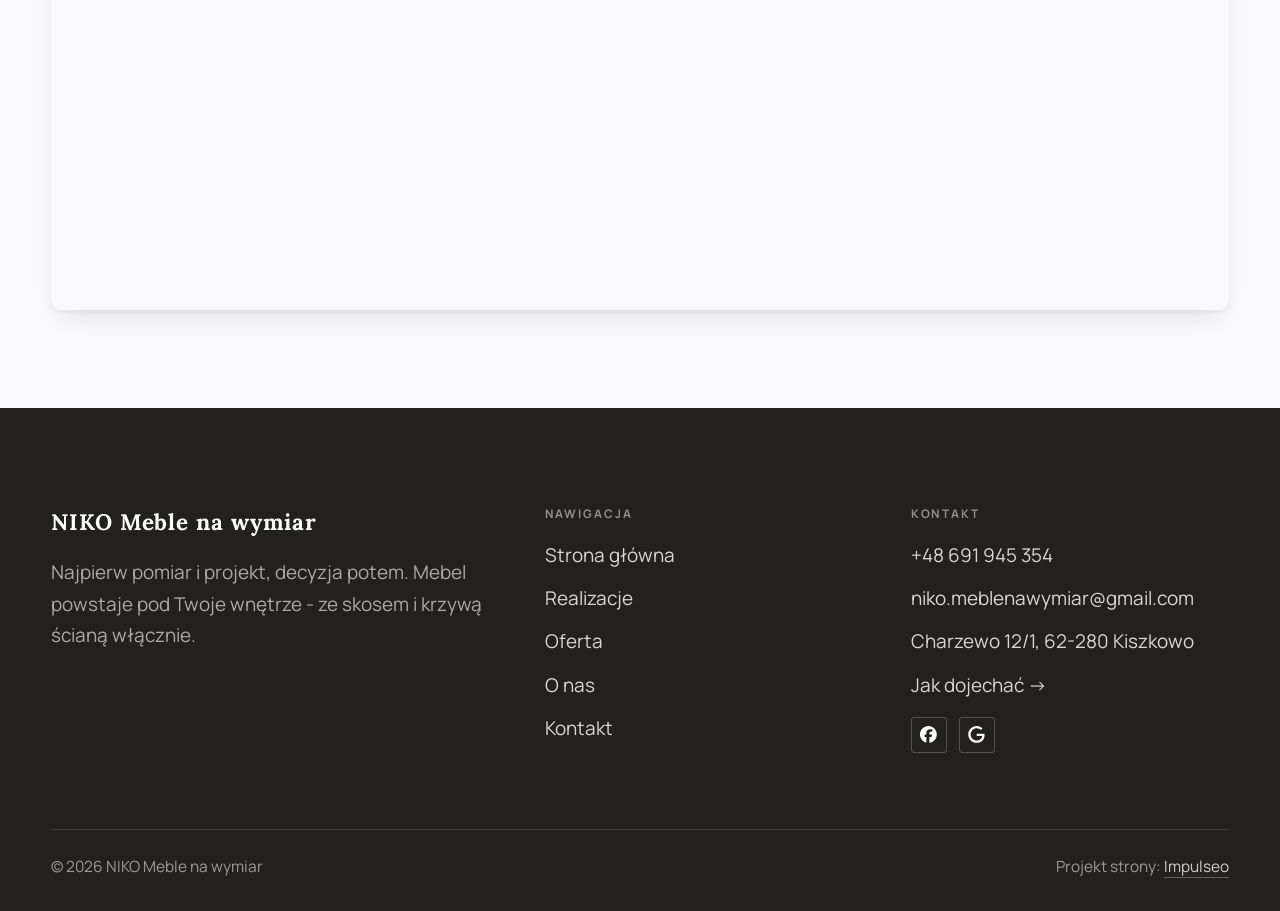
<file: kontakt.html>
<!DOCTYPE html>
<html lang="pl">
<head>
<meta charset="UTF-8">
<meta name="viewport" content="width=device-width, initial-scale=1.0">
<title>Kontakt - NIKO Meble na wymiar</title>
<meta name="description" content="Kontakt NIKO Meble na wymiar - Charzewo 12/1, 62-280 Kiszkowo">
<link rel="canonical" href="https://kris20032.github.io/niko-meble-na-wymiar/kontakt.html">
<meta name="robots" content="noindex, nofollow">
<meta property="og:type" content="website">
<meta property="og:locale" content="pl_PL">
<meta property="og:site_name" content="NIKO Meble na wymiar">
<meta property="og:title" content="Kontakt - NIKO Meble na wymiar">
<meta property="og:description" content="Kontakt NIKO Meble na wymiar - Charzewo 12/1, 62-280 Kiszkowo">
<meta property="og:url" content="https://kris20032.github.io/niko-meble-na-wymiar/kontakt.html">
<meta property="og:image" content="https://kris20032.github.io/niko-meble-na-wymiar/img/og.jpg">
<meta property="og:image:width" content="1200">
<meta property="og:image:height" content="630">
<meta name="twitter:card" content="summary_large_image">
<link rel="preconnect" href="https://fonts.googleapis.com">
<link rel="preconnect" href="https://fonts.gstatic.com" crossorigin>
<link href="https://fonts.googleapis.com/css2?family=Lora:wght@500;600;700&family=Manrope:wght@400;500;600&display=swap" rel="stylesheet">
<link rel="stylesheet" href="assets/styles.css?v=stol0909">
</head>
<body>

<header class="nav">
  <div class="wrap nav-inner">
    <a class="brand brand-has-logo" href="index.html"><img class="brand-logo" src="img/logo-znak.png" alt="NIKO Meble na wymiar" width="679" height="219" decoding="async"></a>
    <nav class="nav-links">
      <a href="index.html">Strona główna</a>
      <a href="realizacje.html">Realizacje</a>
      <a href="oferta.html">Oferta</a>
      <a href="o-nas.html">O nas</a>
      <a href="kontakt.html" class="active" aria-current="page">Kontakt</a>
      <a href="kontakt.html" class="btn btn-accent">Zapytaj o wycenę</a>
    </nav>
    <button class="nav-toggle" aria-label="Menu"><span></span><span></span><span></span></button>
  </div>
</header>

<main>
<section class="pagehead">
  <img src="img/g8.jpg" alt="NIKO Meble na wymiar - Zapytaj o wycenę" width="1880" height="1253" decoding="async">
  <div class="wrap">
    <span class="eyebrow">Kontakt</span>
    <h1>Zapytaj o wycenę</h1>
    <p>Odpowiemy na pytania i przygotujemy wycenę.</p>
  </div>
</section>
<section>
  <div class="wrap contact-grid">
    <div class="reveal">
      <span class="eyebrow">Dane kontaktowe</span>
      <h2 style="margin:var(--space-4) 0 var(--space-6)">NIKO Meble na wymiar</h2>
      <div class="info-list">
        <div class="info-row"><div class="ic"><svg class="ico-tel" width="16" height="16" viewBox="0 0 24 24" fill="none" aria-hidden="true"><path d="M6.6 10.8a15.5 15.5 0 0 0 6.6 6.6l2.2-2.2a1 1 0 0 1 1-.24 11.4 11.4 0 0 0 3.6.58 1 1 0 0 1 1 1V20a1 1 0 0 1-1 1A17 17 0 0 1 3 4a1 1 0 0 1 1-1h3.5a1 1 0 0 1 1 1c0 1.25.2 2.46.58 3.6a1 1 0 0 1-.25 1l-2.23 2.2Z" fill="currentColor"/></svg></div><div><div class="lbl">Telefon</div><a class="val" href="tel:+48691945354">+48 691 945 354</a></div></div>
        <div class="info-row"><div class="ic"><svg class="ico-mail" width="16" height="16" viewBox="0 0 24 24" fill="none" aria-hidden="true"><rect x="3.2" y="5.5" width="17.6" height="13" rx="1.6" stroke="currentColor" stroke-width="1.6"/><path d="M4 7l8 6 8-6" stroke="currentColor" stroke-width="1.6" stroke-linecap="round" stroke-linejoin="round"/></svg></div><div><div class="lbl">E-mail</div><a class="val" href="mailto:niko.meblenawymiar@gmail.com">niko.meblenawymiar@gmail.com</a></div></div>
        <div class="info-row"><div class="ic"><svg class="ico-pin" width="16" height="16" viewBox="0 0 24 24" fill="none" aria-hidden="true"><path d="M12 21s7-6.1 7-11.5A7 7 0 0 0 5 9.5C5 14.9 12 21 12 21Z" stroke="currentColor" stroke-width="1.6" fill="none"/><circle cx="12" cy="9.5" r="2.4" fill="currentColor"/></svg></div><div><div class="lbl">Adres</div><div class="val">Charzewo 12/1, 62-280 Kiszkowo</div></div></div>
      </div>
    </div>
    <div class="reveal">
      <form class="form" action="https://formsubmit.co/niko.meblenawymiar@gmail.com" method="POST">
        <input type="hidden" name="_subject" value="Zapytanie ze strony NIKO Meble na wymiar">
        <input type="hidden" name="_captcha" value="false">
        <input type="hidden" name="_template" value="table">
        <div class="fld"><label for="name">Imię / firma</label><input id="name" name="name" type="text" placeholder="np. Jan Kowalski" required></div>
        <div class="fld"><label for="email">E-mail</label><input id="email" name="email" type="email" placeholder="adres@email.pl" required></div>
        <div class="fld"><label for="phone">Telefon</label><input id="phone" name="phone" type="tel" placeholder="+48 ..."></div>
        <div class="fld"><label for="msg">Czego dotyczy zapytanie?</label><textarea id="msg" name="message" placeholder="Napisz krótko, w czym możemy pomóc" required></textarea></div>
        <button type="submit" class="btn btn-accent" style="width:100%;justify-content:center">Wyślij zapytanie <span class="arr">→</span></button>
        <p class="note">Wiadomość trafi bezpośrednio do nas. Można też zadzwonić: +48 691 945 354.</p>
      </form>
    </div>
  </div>
</section>
<section style="padding-top:0">
  <div class="wrap reveal">
    <iframe class="map" title="NIKO Meble na wymiar - Charzewo" src="https://maps.google.com/maps?q=52.5599849%2C17.2980612&z=15&output=embed" loading="lazy" referrerpolicy="no-referrer-when-downgrade"></iframe>
  </div>
</section>
</main>

<footer>
  <div class="wrap">
    <div class="foot-grid">
      <div class="foot-brand">
        <div class="name">NIKO Meble na wymiar</div>
        <p>Najpierw pomiar i projekt, decyzja potem. Mebel powstaje pod Twoje wnętrze - ze skosem i krzywą ścianą włącznie.</p>
      </div>
      <div class="foot-col">
        <h4>Nawigacja</h4>
        <a href="index.html">Strona główna</a>
        <a href="realizacje.html">Realizacje</a>
        <a href="oferta.html">Oferta</a>
        <a href="o-nas.html">O nas</a>
        <a href="kontakt.html">Kontakt</a>
      </div>
      <div class="foot-col">
        <h4>Kontakt</h4>
        <a href="tel:+48691945354">+48 691 945 354</a>
        <a href="mailto:niko.meblenawymiar@gmail.com">niko.meblenawymiar@gmail.com</a>
        <p>Charzewo 12/1, 62-280 Kiszkowo</p>
        <a href="https://maps.google.com/?cid=1686531114501210269&g_mp=Cidnb29nbGUubWFwcy5wbGFjZXMudjEuUGxhY2VzLlNlYXJjaFRleHQQAhgEIAA" target="_blank" rel="noopener">Jak dojechać →</a>
      <div class="foot-soc">
        <a class="soc" href="https://www.facebook.com/p/NIKO-Meble-na-wymiar-100084933342491/" target="_blank" rel="noopener" aria-label="Facebook - NIKO Meble na wymiar"><svg viewBox="0 0 24 24" aria-hidden="true" focusable="false"><path d="M9.101 23.691v-7.98H6.627v-3.667h2.474v-1.58c0-4.085 1.848-5.978 5.858-5.978.401 0 .955.042 1.468.103a8.68 8.68 0 0 1 1.141.195v3.325a8.623 8.623 0 0 0-.653-.036 26.805 26.805 0 0 0-.733-.009c-.707 0-1.259.096-1.675.309a1.686 1.686 0 0 0-.679.622c-.258.42-.374.995-.374 1.752v1.297h3.919l-.386 2.103-.287 1.564h-3.246v8.245C19.396 23.238 24 18.179 24 12.044c0-6.627-5.373-12-12-12s-12 5.373-12 12c0 5.628 3.874 10.35 9.101 11.647Z" fill="currentColor"/></svg></a>
        <a class="soc" href="https://maps.google.com/?cid=1686531114501210269&g_mp=Cidnb29nbGUubWFwcy5wbGFjZXMudjEuUGxhY2VzLlNlYXJjaFRleHQQAhgEIAA" target="_blank" rel="noopener" aria-label="Google - NIKO Meble na wymiar"><svg viewBox="0 0 24 24" aria-hidden="true" focusable="false"><path d="M12.48 10.92v3.28h7.84c-.24 1.84-.853 3.187-1.787 4.133-1.147 1.147-2.933 2.4-6.053 2.4-4.827 0-8.6-3.893-8.6-8.72s3.773-8.72 8.6-8.72c2.6 0 4.507 1.027 5.907 2.347l2.307-2.307C18.747 1.44 16.133 0 12.48 0 5.867 0 .307 5.387.307 12s5.56 12 12.173 12c3.573 0 6.267-1.173 8.373-3.36 2.16-2.16 2.84-5.213 2.84-7.667 0-.76-.053-1.467-.173-2.053H12.48z" fill="currentColor"/></svg></a>
      </div>
      </div>
    </div>
    <div class="foot-bot">
      <span>© 2026 NIKO Meble na wymiar</span>
      <span>Projekt strony: <a class="foot-credit" href="https://impulseo.pl" target="_blank" rel="noopener">Impulseo</a></span>
    </div>
  </div>
</footer>
<div class="sticky-reserve"><a class="sr-book" href="kontakt.html">Zapytaj o wycenę</a><a class="sr-call" href="tel:+48691945354" aria-label="Zadzwoń"><svg class="ico-tel" width="16" height="16" viewBox="0 0 24 24" fill="none" aria-hidden="true"><path d="M6.6 10.8a15.5 15.5 0 0 0 6.6 6.6l2.2-2.2a1 1 0 0 1 1-.24 11.4 11.4 0 0 0 3.6.58 1 1 0 0 1 1 1V20a1 1 0 0 1-1 1A17 17 0 0 1 3 4a1 1 0 0 1 1-1h3.5a1 1 0 0 1 1 1c0 1.25.2 2.46.58 3.6a1 1 0 0 1-.25 1l-2.23 2.2Z" fill="currentColor"/></svg></a></div>
<div class="demo-wazne" data-do="2026-09-07" data-cykl="3" hidden><svg class="dw-ico" width="13" height="13" viewBox="0 0 24 24" fill="none" aria-hidden="true"><circle cx="12" cy="12" r="8.6" stroke="currentColor" stroke-width="1.8"/><path d="M12 7.2V12l3.3 2" stroke="currentColor" stroke-width="1.8" stroke-linecap="round"/></svg><span class="dw-txt"></span></div>

<script src="assets/main.js?v=stol0909"></script>
</body>
</html>
</file>
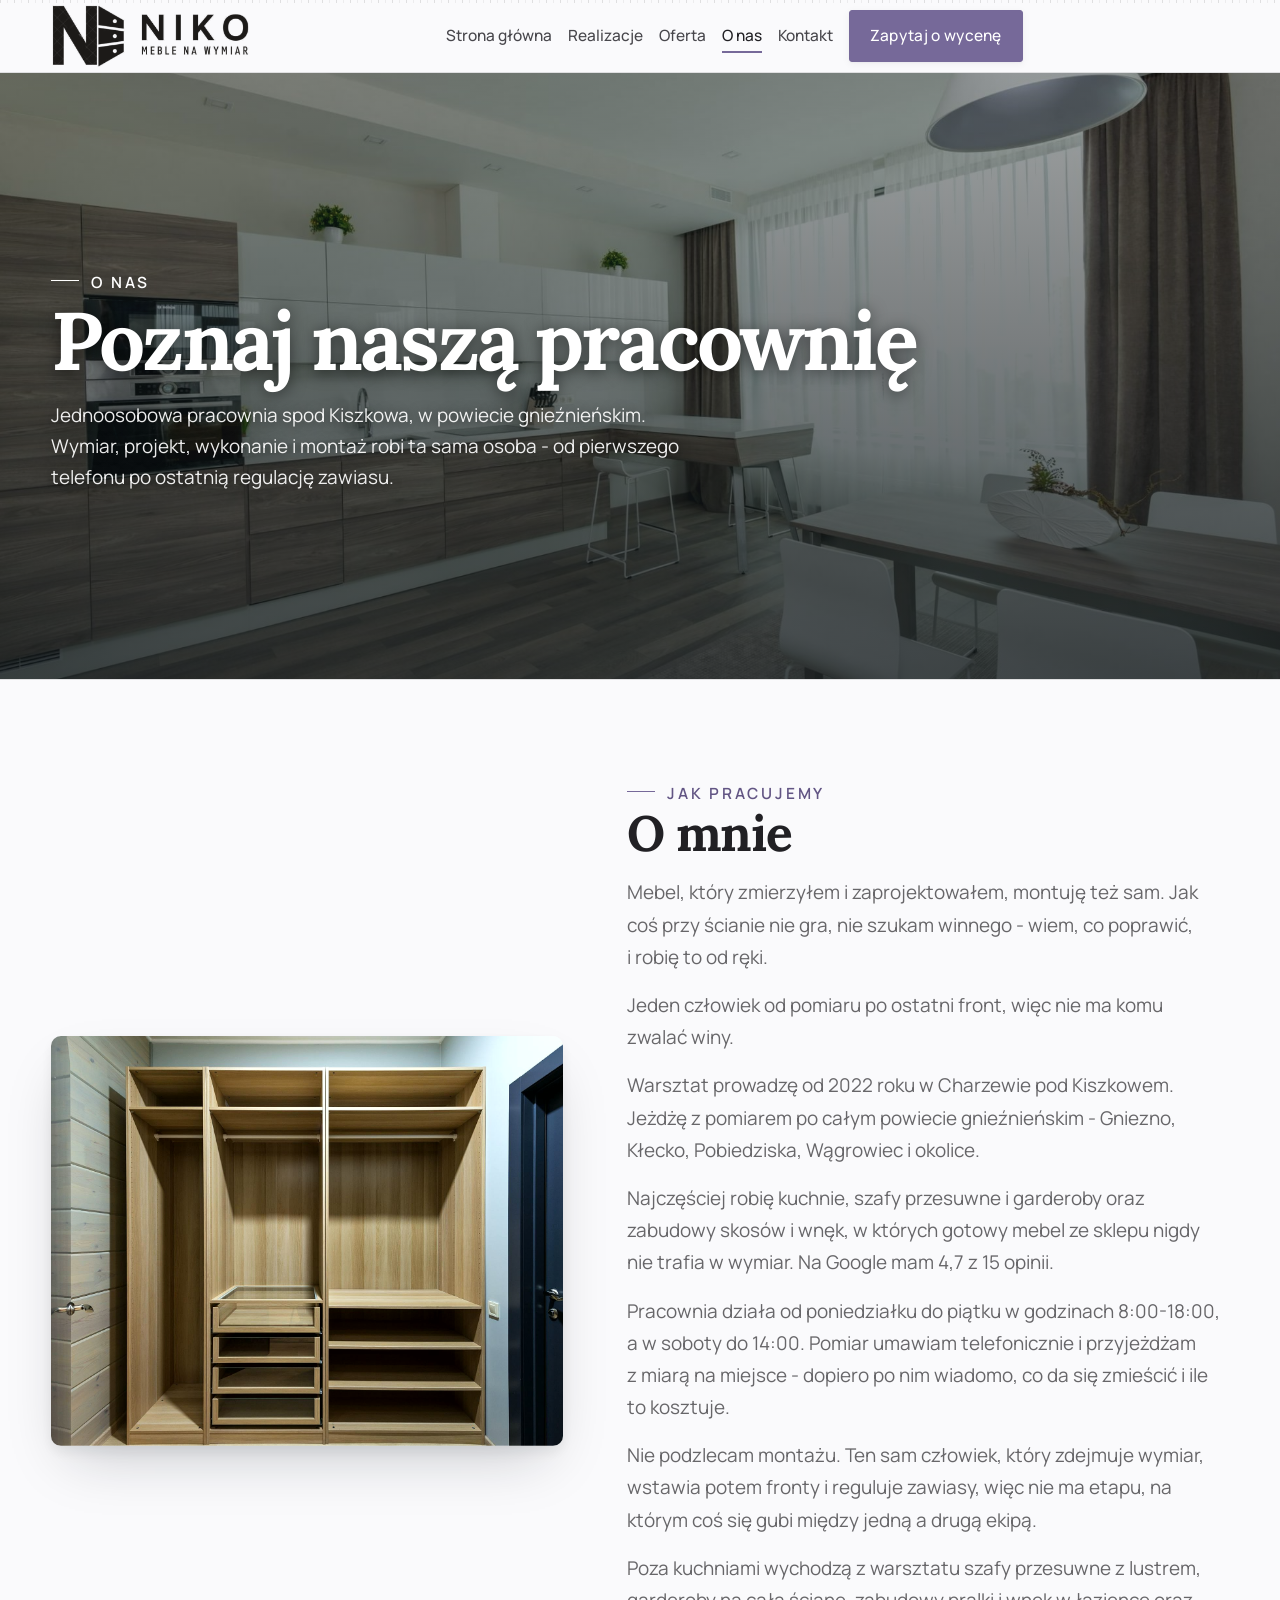
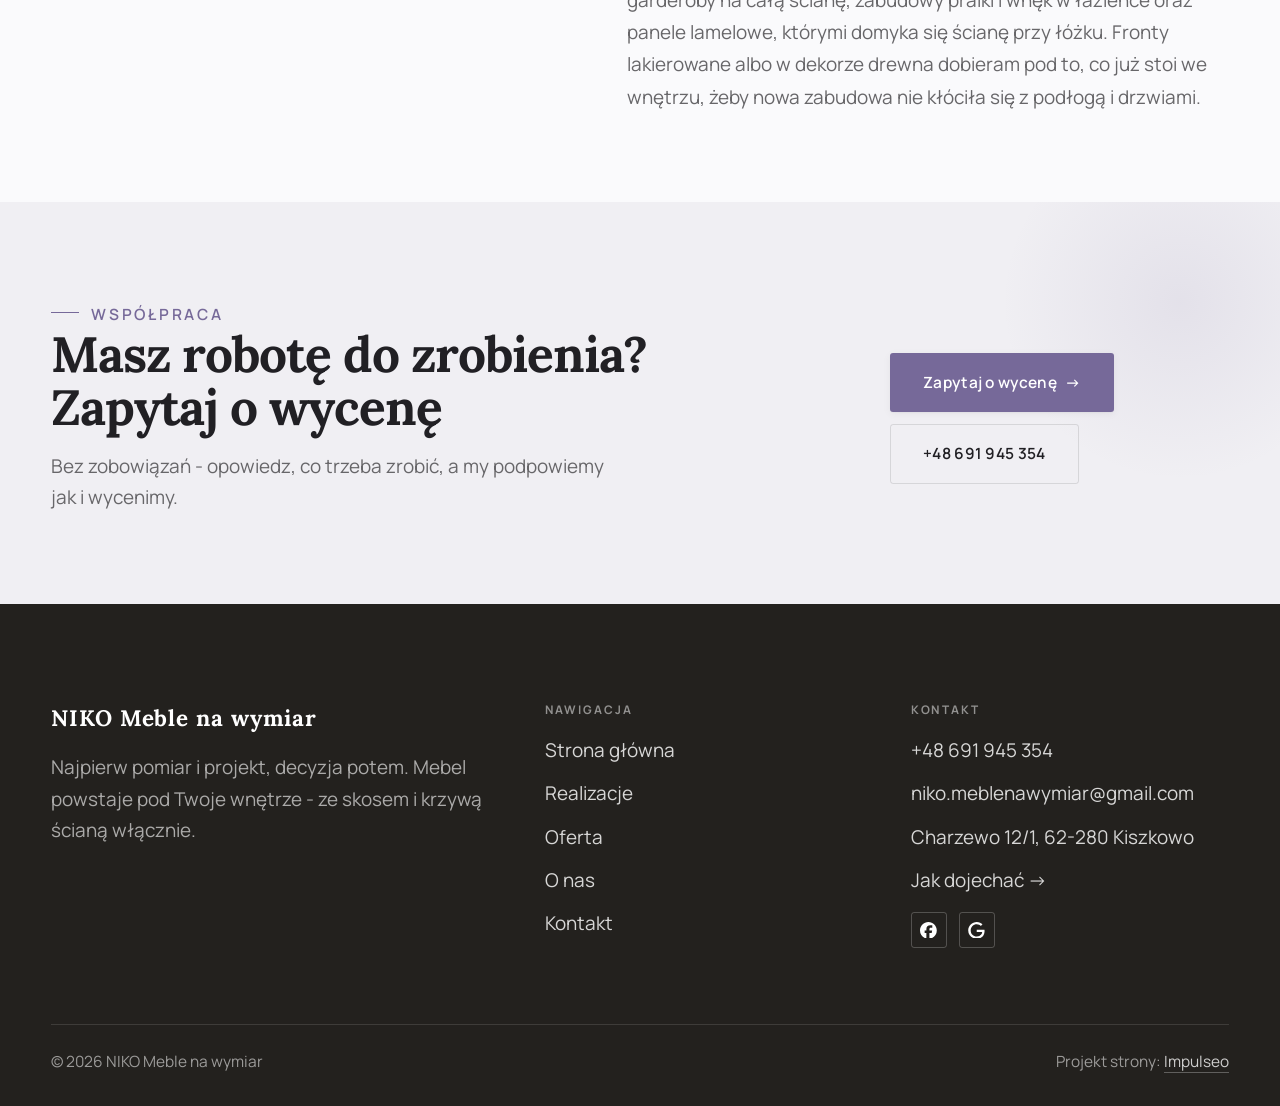
<file: o-nas.html>
<!DOCTYPE html>
<html lang="pl">
<head>
<meta charset="UTF-8">
<meta name="viewport" content="width=device-width, initial-scale=1.0">
<title>O nas - NIKO Meble na wymiar</title>
<meta name="description" content="Meble na wymiar w Charzewie: kuchnie, szafy i zabudowy pod Twoje wnętrze. Bezpłatny pomiar i projekt, jedna cena, montaż z gwarancją. Zadzwoń: +48 691 945 354.">
<link rel="canonical" href="https://kris20032.github.io/niko-meble-na-wymiar/o-nas.html">
<meta name="robots" content="noindex, nofollow">
<meta property="og:type" content="website">
<meta property="og:locale" content="pl_PL">
<meta property="og:site_name" content="NIKO Meble na wymiar">
<meta property="og:title" content="O nas - NIKO Meble na wymiar">
<meta property="og:description" content="Meble na wymiar w Charzewie: kuchnie, szafy i zabudowy pod Twoje wnętrze. Bezpłatny pomiar i projekt, jedna cena, montaż z gwarancją. Zadzwoń: +48 691 945 354.">
<meta property="og:url" content="https://kris20032.github.io/niko-meble-na-wymiar/o-nas.html">
<meta property="og:image" content="https://kris20032.github.io/niko-meble-na-wymiar/img/og.jpg">
<meta property="og:image:width" content="1200">
<meta property="og:image:height" content="630">
<meta name="twitter:card" content="summary_large_image">
<link rel="preconnect" href="https://fonts.googleapis.com">
<link rel="preconnect" href="https://fonts.gstatic.com" crossorigin>
<link href="https://fonts.googleapis.com/css2?family=Lora:wght@500;600;700&family=Manrope:wght@400;500;600&display=swap" rel="stylesheet">
<link rel="stylesheet" href="assets/styles.css?v=stol0909">
</head>
<body>

<header class="nav">
  <div class="wrap nav-inner">
    <a class="brand brand-has-logo" href="index.html"><img class="brand-logo" src="img/logo-znak.png" alt="NIKO Meble na wymiar" width="679" height="219" decoding="async"></a>
    <nav class="nav-links">
      <a href="index.html">Strona główna</a>
      <a href="realizacje.html">Realizacje</a>
      <a href="oferta.html">Oferta</a>
      <a href="o-nas.html" class="active" aria-current="page">O nas</a>
      <a href="kontakt.html">Kontakt</a>
      <a href="kontakt.html" class="btn btn-accent">Zapytaj o wycenę</a>
    </nav>
    <button class="nav-toggle" aria-label="Menu"><span></span><span></span><span></span></button>
  </div>
</header>

<main>
<section class="pagehead">
  <img src="img/g6.jpg" alt="NIKO Meble na wymiar - Poznaj naszą pracownię" width="1830" height="1202" decoding="async">
  <div class="wrap">
    <span class="eyebrow">O nas</span>
    <h1>Poznaj naszą pracownię</h1>
    <p>Jednoosobowa pracownia spod Kiszkowa, w powiecie gnieźnieńskim. Wymiar, projekt, wykonanie i montaż robi ta sama osoba - od pierwszego telefonu po ostatnią regulację zawiasu.</p>
  </div>
</section>
<section>
  <div class="wrap split">
    <div class="split-art reveal"><img src="img/g7.jpg" alt="NIKO Meble na wymiar" loading="lazy" width="1880" height="1255" decoding="async"></div>
    <div class="split-copy reveal">
      <span class="eyebrow">Jak pracujemy</span>
      <h2>O mnie</h2>
      <p class="muted">Mebel, który zmierzyłem i zaprojektowałem, montuję też sam. Jak coś przy ścianie nie gra, nie szukam winnego - wiem, co poprawić, i robię to od ręki.</p>
      <p class="muted">Jeden człowiek od pomiaru po ostatni front, więc nie ma komu zwalać winy.</p>
      <p class="muted">Warsztat prowadzę od 2022 roku w Charzewie pod Kiszkowem. Jeżdżę z pomiarem po całym powiecie gnieźnieńskim - Gniezno, Kłecko, Pobiedziska, Wągrowiec i okolice.</p>
      <p class="muted">Najczęściej robię kuchnie, szafy przesuwne i garderoby oraz zabudowy skosów i wnęk, w których gotowy mebel ze sklepu nigdy nie trafia w wymiar. Na Google mam 4,7 z 15 opinii.</p>
      <p class="muted">Pracownia działa od poniedziałku do piątku w godzinach 8:00-18:00, a w soboty do 14:00. Pomiar umawiam telefonicznie i przyjeżdżam z miarą na miejsce - dopiero po nim wiadomo, co da się zmieścić i ile to kosztuje.</p>
      <p class="muted">Nie podzlecam montażu. Ten sam człowiek, który zdejmuje wymiar, wstawia potem fronty i reguluje zawiasy, więc nie ma etapu, na którym coś się gubi między jedną a drugą ekipą.</p>
      <p class="muted">Poza kuchniami wychodzą z warsztatu szafy przesuwne z lustrem, garderoby na całą ścianę, zabudowy pralki i wnęk w łazience oraz panele lamelowe, którymi domyka się ścianę przy łóżku. Fronty lakierowane albo w dekorze drewna dobieram pod to, co już stoi we wnętrzu, żeby nowa zabudowa nie kłóciła się z podłogą i drzwiami.</p>
    </div>
  </div>
</section>


<section class="cta">
  <div class="wrap">
    <div class="reveal">
      <span class="eyebrow">Współpraca</span>
      <h2>Masz robotę do zrobienia? Zapytaj o wycenę</h2>
      <p>Bez zobowiązań - opowiedz, co trzeba zrobić, a my podpowiemy jak i wycenimy.</p>
    </div>
    <div class="cta-actions reveal">
      <a href="kontakt.html" class="btn btn-light">Zapytaj o wycenę <span class="arr">→</span></a>
      <a href="tel:+48691945354" class="btn btn-ghost btn-ghost-cta">+48 691 945 354</a>
    </div>
  </div>
</section>
</main>

<footer>
  <div class="wrap">
    <div class="foot-grid">
      <div class="foot-brand">
        <div class="name">NIKO Meble na wymiar</div>
        <p>Najpierw pomiar i projekt, decyzja potem. Mebel powstaje pod Twoje wnętrze - ze skosem i krzywą ścianą włącznie.</p>
      </div>
      <div class="foot-col">
        <h4>Nawigacja</h4>
        <a href="index.html">Strona główna</a>
        <a href="realizacje.html">Realizacje</a>
        <a href="oferta.html">Oferta</a>
        <a href="o-nas.html">O nas</a>
        <a href="kontakt.html">Kontakt</a>
      </div>
      <div class="foot-col">
        <h4>Kontakt</h4>
        <a href="tel:+48691945354">+48 691 945 354</a>
        <a href="mailto:niko.meblenawymiar@gmail.com">niko.meblenawymiar@gmail.com</a>
        <p>Charzewo 12/1, 62-280 Kiszkowo</p>
        <a href="https://maps.google.com/?cid=1686531114501210269&g_mp=Cidnb29nbGUubWFwcy5wbGFjZXMudjEuUGxhY2VzLlNlYXJjaFRleHQQAhgEIAA" target="_blank" rel="noopener">Jak dojechać →</a>
      <div class="foot-soc">
        <a class="soc" href="https://www.facebook.com/p/NIKO-Meble-na-wymiar-100084933342491/" target="_blank" rel="noopener" aria-label="Facebook - NIKO Meble na wymiar"><svg viewBox="0 0 24 24" aria-hidden="true" focusable="false"><path d="M9.101 23.691v-7.98H6.627v-3.667h2.474v-1.58c0-4.085 1.848-5.978 5.858-5.978.401 0 .955.042 1.468.103a8.68 8.68 0 0 1 1.141.195v3.325a8.623 8.623 0 0 0-.653-.036 26.805 26.805 0 0 0-.733-.009c-.707 0-1.259.096-1.675.309a1.686 1.686 0 0 0-.679.622c-.258.42-.374.995-.374 1.752v1.297h3.919l-.386 2.103-.287 1.564h-3.246v8.245C19.396 23.238 24 18.179 24 12.044c0-6.627-5.373-12-12-12s-12 5.373-12 12c0 5.628 3.874 10.35 9.101 11.647Z" fill="currentColor"/></svg></a>
        <a class="soc" href="https://maps.google.com/?cid=1686531114501210269&g_mp=Cidnb29nbGUubWFwcy5wbGFjZXMudjEuUGxhY2VzLlNlYXJjaFRleHQQAhgEIAA" target="_blank" rel="noopener" aria-label="Google - NIKO Meble na wymiar"><svg viewBox="0 0 24 24" aria-hidden="true" focusable="false"><path d="M12.48 10.92v3.28h7.84c-.24 1.84-.853 3.187-1.787 4.133-1.147 1.147-2.933 2.4-6.053 2.4-4.827 0-8.6-3.893-8.6-8.72s3.773-8.72 8.6-8.72c2.6 0 4.507 1.027 5.907 2.347l2.307-2.307C18.747 1.44 16.133 0 12.48 0 5.867 0 .307 5.387.307 12s5.56 12 12.173 12c3.573 0 6.267-1.173 8.373-3.36 2.16-2.16 2.84-5.213 2.84-7.667 0-.76-.053-1.467-.173-2.053H12.48z" fill="currentColor"/></svg></a>
      </div>
      </div>
    </div>
    <div class="foot-bot">
      <span>© 2026 NIKO Meble na wymiar</span>
      <span>Projekt strony: <a class="foot-credit" href="https://impulseo.pl" target="_blank" rel="noopener">Impulseo</a></span>
    </div>
  </div>
</footer>
<div class="sticky-reserve"><a class="sr-book" href="kontakt.html">Zapytaj o wycenę</a><a class="sr-call" href="tel:+48691945354" aria-label="Zadzwoń"><svg class="ico-tel" width="16" height="16" viewBox="0 0 24 24" fill="none" aria-hidden="true"><path d="M6.6 10.8a15.5 15.5 0 0 0 6.6 6.6l2.2-2.2a1 1 0 0 1 1-.24 11.4 11.4 0 0 0 3.6.58 1 1 0 0 1 1 1V20a1 1 0 0 1-1 1A17 17 0 0 1 3 4a1 1 0 0 1 1-1h3.5a1 1 0 0 1 1 1c0 1.25.2 2.46.58 3.6a1 1 0 0 1-.25 1l-2.23 2.2Z" fill="currentColor"/></svg></a></div>
<div class="demo-wazne" data-do="2026-09-07" data-cykl="3" hidden><svg class="dw-ico" width="13" height="13" viewBox="0 0 24 24" fill="none" aria-hidden="true"><circle cx="12" cy="12" r="8.6" stroke="currentColor" stroke-width="1.8"/><path d="M12 7.2V12l3.3 2" stroke="currentColor" stroke-width="1.8" stroke-linecap="round"/></svg><span class="dw-txt"></span></div>

<script src="assets/main.js?v=stol0909"></script>
</body>
</html>
</file>
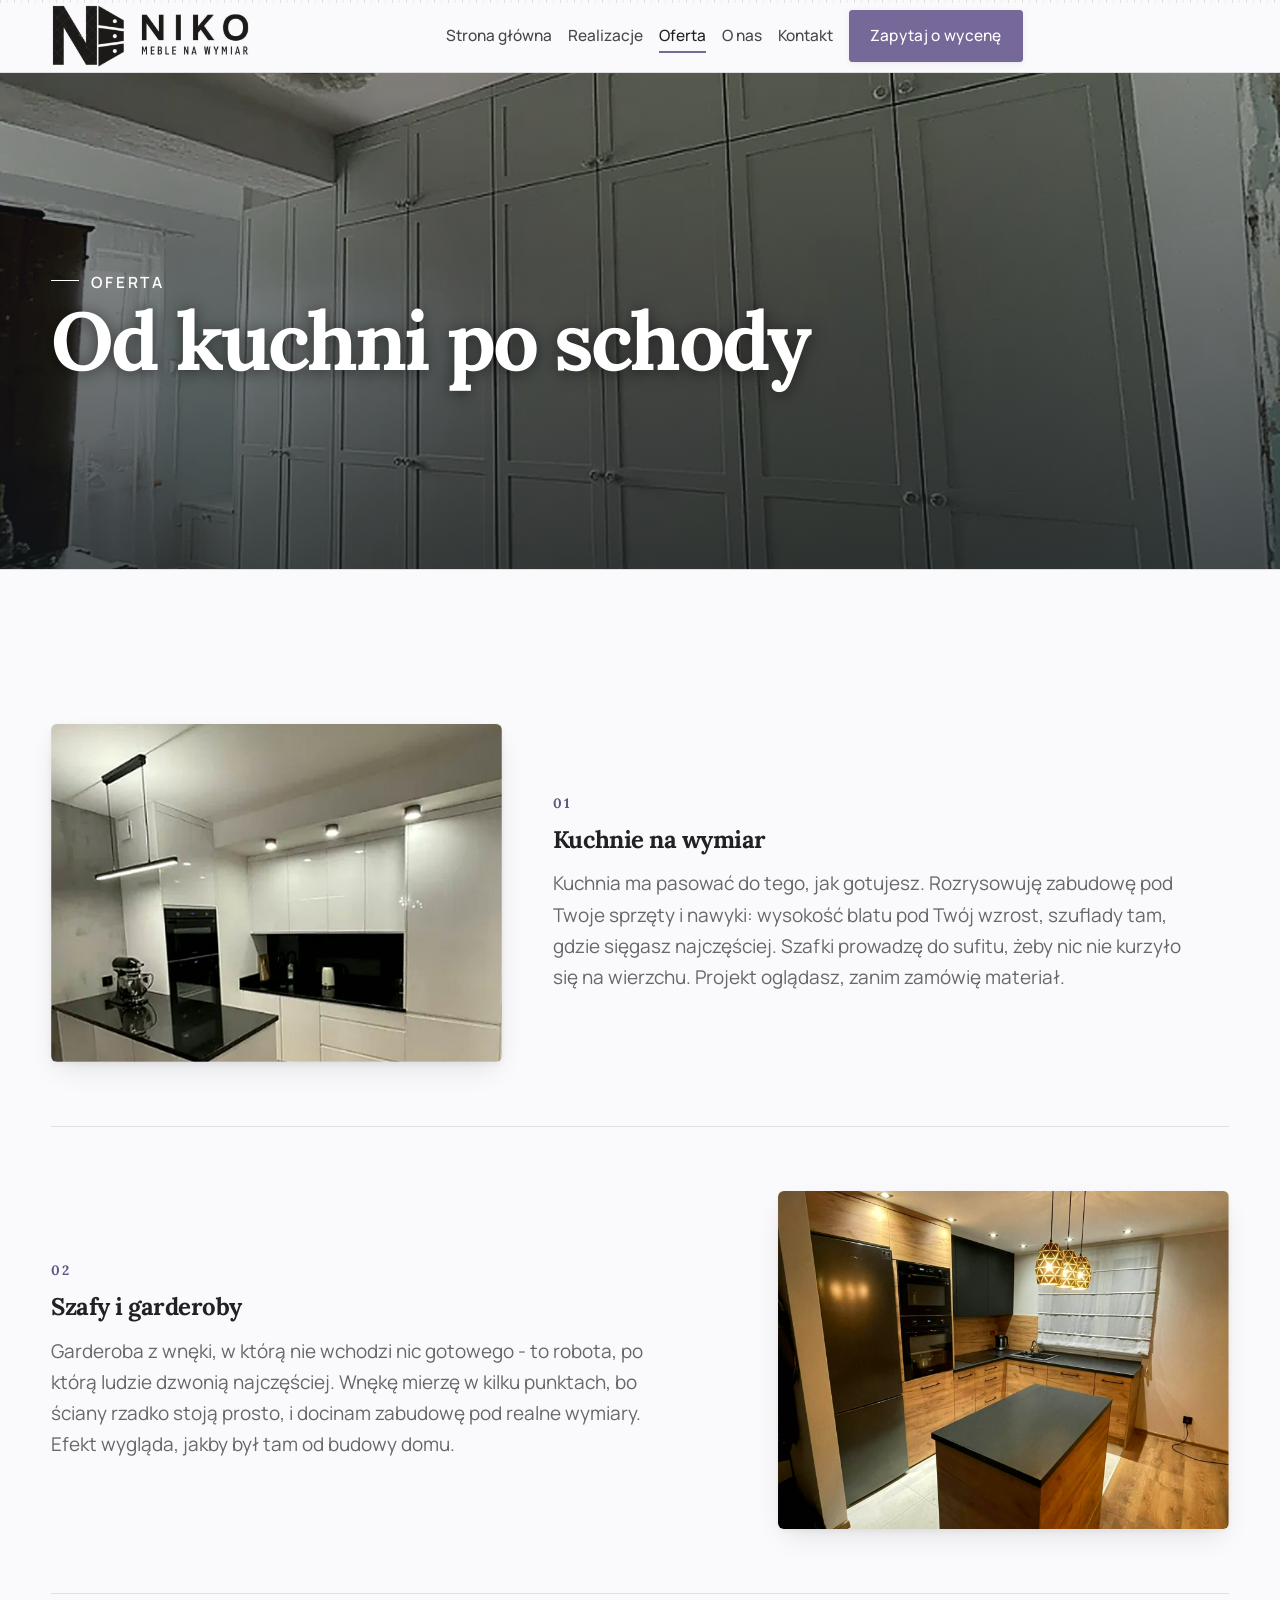
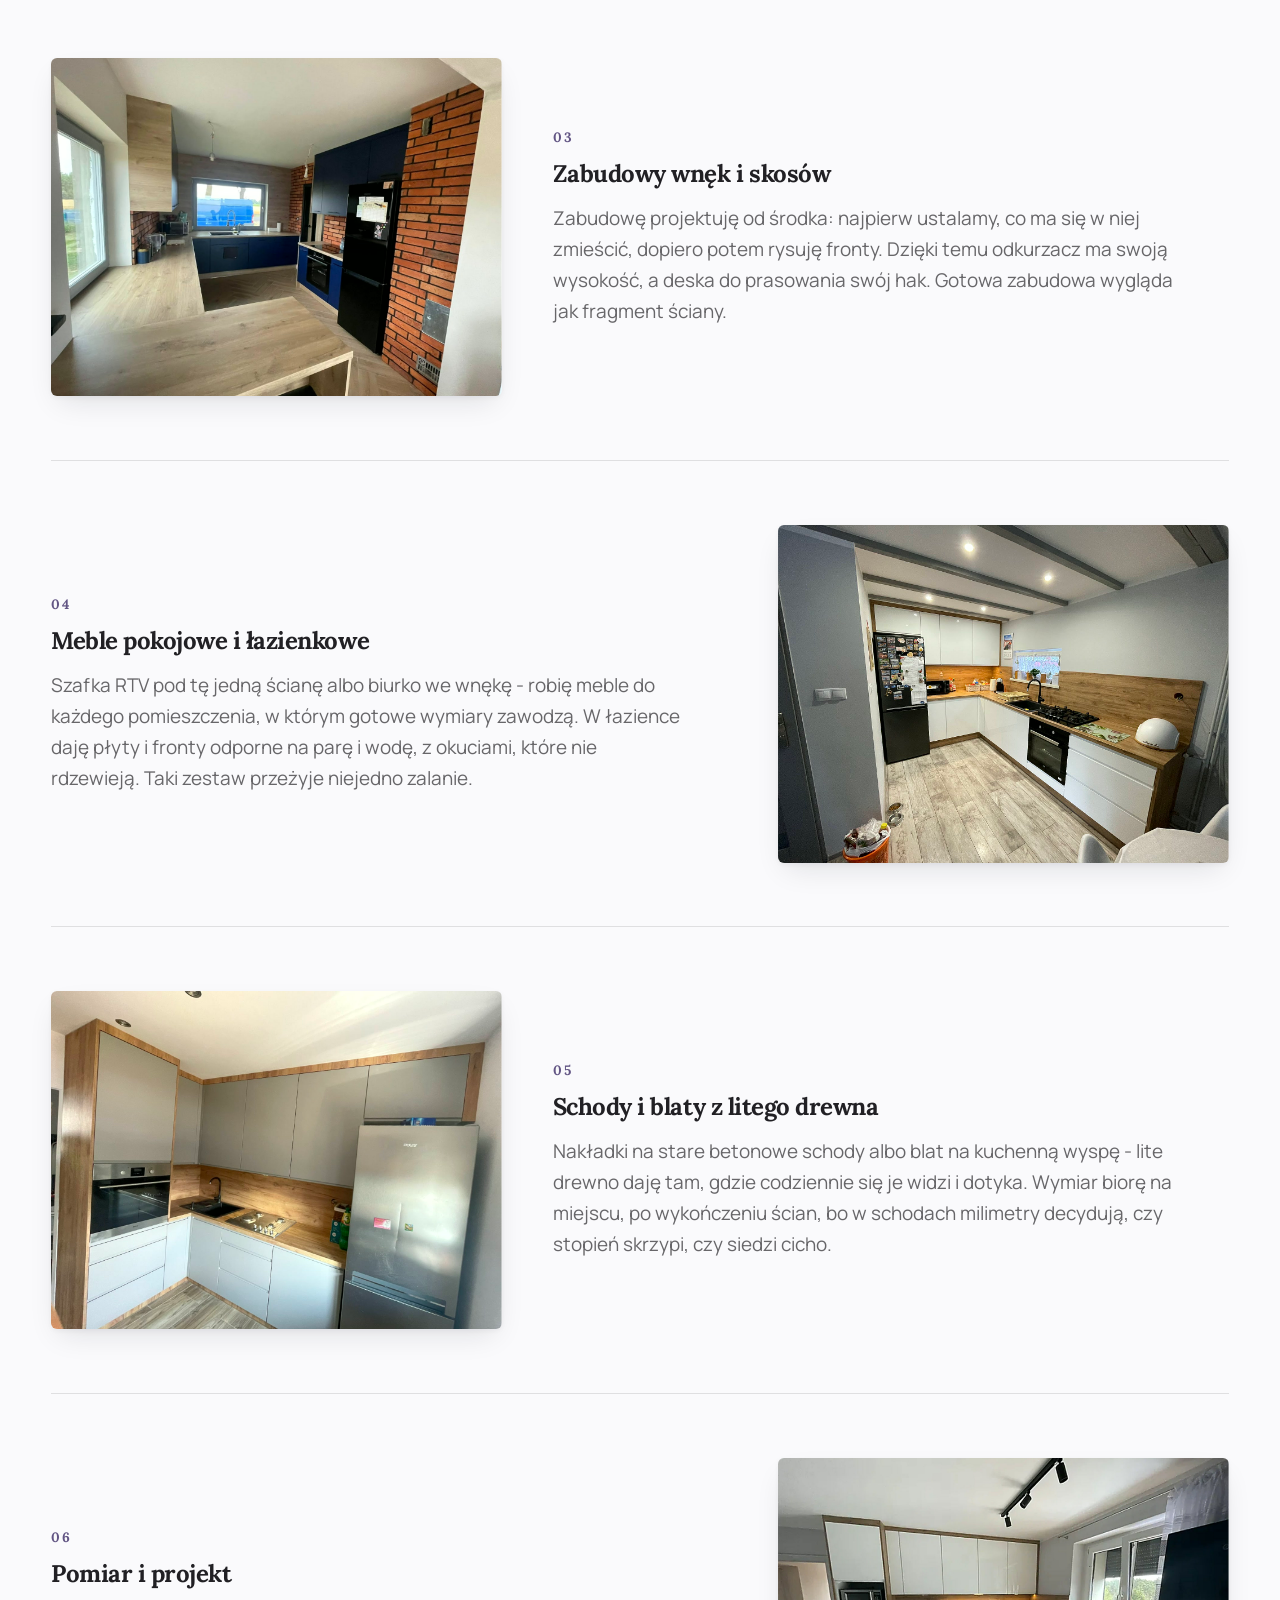
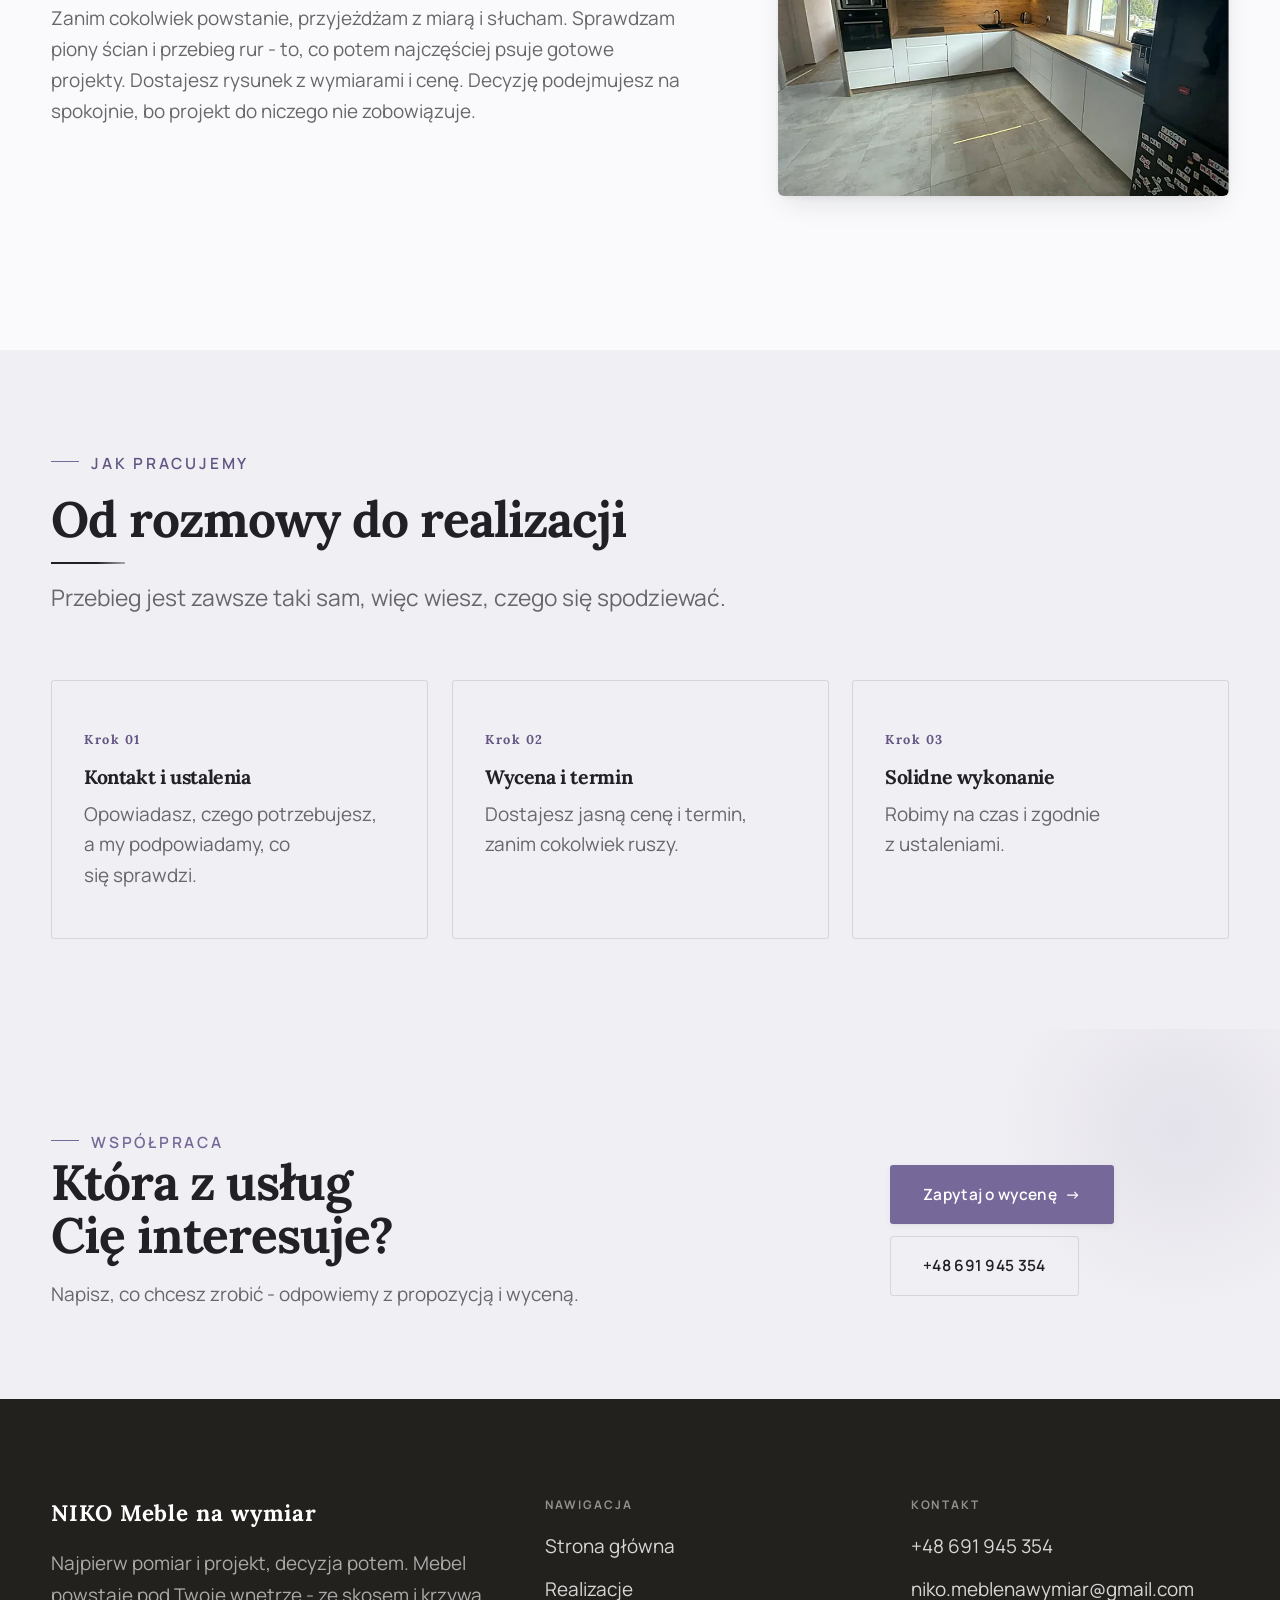
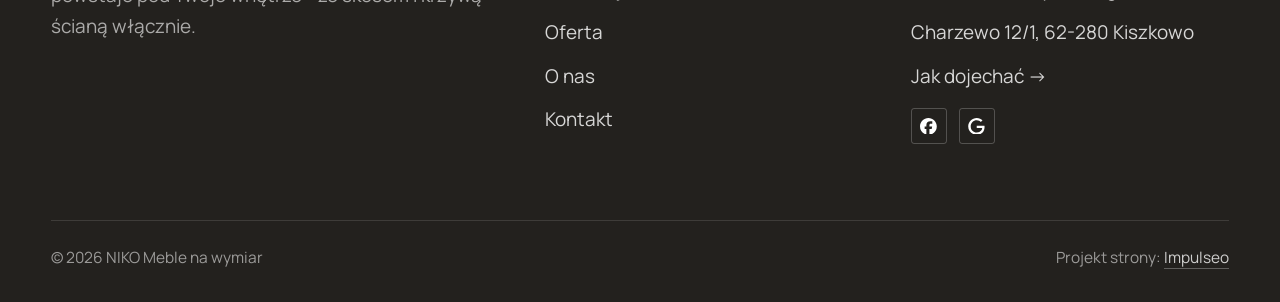
<file: oferta.html>
<!DOCTYPE html>
<html lang="pl">
<head>
<meta charset="UTF-8">
<meta name="viewport" content="width=device-width, initial-scale=1.0">
<title>Oferta - NIKO Meble na wymiar</title>
<meta name="description" content="Meble na wymiar w Charzewie: kuchnie, szafy i zabudowy pod Twoje wnętrze. Bezpłatny pomiar i projekt, jedna cena, montaż z gwarancją. Zadzwoń: +48 691 945 354.">
<link rel="canonical" href="https://kris20032.github.io/niko-meble-na-wymiar/oferta.html">
<meta name="robots" content="noindex, nofollow">
<meta property="og:type" content="website">
<meta property="og:locale" content="pl_PL">
<meta property="og:site_name" content="NIKO Meble na wymiar">
<meta property="og:title" content="Oferta - NIKO Meble na wymiar">
<meta property="og:description" content="Meble na wymiar w Charzewie: kuchnie, szafy i zabudowy pod Twoje wnętrze. Bezpłatny pomiar i projekt, jedna cena, montaż z gwarancją. Zadzwoń: +48 691 945 354.">
<meta property="og:url" content="https://kris20032.github.io/niko-meble-na-wymiar/oferta.html">
<meta property="og:image" content="https://kris20032.github.io/niko-meble-na-wymiar/img/og.jpg">
<meta property="og:image:width" content="1200">
<meta property="og:image:height" content="630">
<meta name="twitter:card" content="summary_large_image">
<link rel="preconnect" href="https://fonts.googleapis.com">
<link rel="preconnect" href="https://fonts.gstatic.com" crossorigin>
<link href="https://fonts.googleapis.com/css2?family=Lora:wght@500;600;700&family=Manrope:wght@400;500;600&display=swap" rel="stylesheet">
<link rel="stylesheet" href="assets/styles.css?v=stol0909">
</head>
<body>

<header class="nav">
  <div class="wrap nav-inner">
    <a class="brand brand-has-logo" href="index.html"><img class="brand-logo" src="img/logo-znak.png" alt="NIKO Meble na wymiar" width="679" height="219" decoding="async"></a>
    <nav class="nav-links">
      <a href="index.html">Strona główna</a>
      <a href="realizacje.html">Realizacje</a>
      <a href="oferta.html" class="active" aria-current="page">Oferta</a>
      <a href="o-nas.html">O nas</a>
      <a href="kontakt.html">Kontakt</a>
      <a href="kontakt.html" class="btn btn-accent">Zapytaj o wycenę</a>
    </nav>
    <button class="nav-toggle" aria-label="Menu"><span></span><span></span><span></span></button>
  </div>
</header>

<main>
<section class="pagehead">
  <img src="img/g5.jpg" alt="NIKO Meble na wymiar - Od kuchni po schody" width="1700" height="1279" decoding="async">
  <div class="wrap">
    <span class="eyebrow">Oferta</span>
    <h1>Od kuchni po schody</h1>
  </div>
</section>
<section>
  <div class="wrap">
    <div class="svc-row reveal">
      <div class="svc-row-art"><img src="img/g14.jpg" alt="Kuchnie na wymiar" loading="lazy" width="1232" height="866" decoding="async"></div>
      <div>
        <span class="num">01</span>
        <h3>Kuchnie na wymiar</h3>
        <p class="muted">Kuchnia ma pasować do tego, jak gotujesz. Rozrysowuję zabudowę pod Twoje sprzęty i nawyki: wysokość blatu pod Twój wzrost, szuflady tam, gdzie sięgasz najczęściej. Szafki prowadzę do sufitu, żeby nic nie kurzyło się na wierzchu. Projekt oglądasz, zanim zamówię materiał.</p>
      </div>
    </div>
    <div class="svc-row rev reveal">
      <div class="svc-row-art"><img src="img/about.jpg" alt="Szafy i garderoby" loading="lazy" width="1442" height="1964" decoding="async"></div>
      <div>
        <span class="num">02</span>
        <h3>Szafy i garderoby</h3>
        <p class="muted">Garderoba z wnęki, w którą nie wchodzi nic gotowego - to robota, po którą ludzie dzwonią najczęściej. Wnękę mierzę w kilku punktach, bo ściany rzadko stoją prosto, i docinam zabudowę pod realne wymiary. Efekt wygląda, jakby był tam od budowy domu.</p>
      </div>
    </div>
    <div class="svc-row reveal">
      <div class="svc-row-art"><img src="img/g1.jpg" alt="Zabudowy wnęk i skosów" loading="lazy" width="1538" height="1132" decoding="async"></div>
      <div>
        <span class="num">03</span>
        <h3>Zabudowy wnęk i skosów</h3>
        <p class="muted">Zabudowę projektuję od środka: najpierw ustalamy, co ma się w niej zmieścić, dopiero potem rysuję fronty. Dzięki temu odkurzacz ma swoją wysokość, a deska do prasowania swój hak. Gotowa zabudowa wygląda jak fragment ściany.</p>
      </div>
    </div>
    <div class="svc-row rev reveal">
      <div class="svc-row-art"><img src="img/g2.jpg" alt="Meble pokojowe i łazienkowe" loading="lazy" width="1600" height="1200" decoding="async"></div>
      <div>
        <span class="num">04</span>
        <h3>Meble pokojowe i łazienkowe</h3>
        <p class="muted">Szafka RTV pod tę jedną ścianę albo biurko we wnękę - robię meble do każdego pomieszczenia, w którym gotowe wymiary zawodzą. W łazience daję płyty i fronty odporne na parę i wodę, z okuciami, które nie rdzewieją. Taki zestaw przeżyje niejedno zalanie.</p>
      </div>
    </div>
    <div class="svc-row reveal">
      <div class="svc-row-art"><img src="img/g3.jpg" alt="Schody i blaty z litego drewna" loading="lazy" width="1528" height="1120" decoding="async"></div>
      <div>
        <span class="num">05</span>
        <h3>Schody i blaty z litego drewna</h3>
        <p class="muted">Nakładki na stare betonowe schody albo blat na kuchenną wyspę - lite drewno daję tam, gdzie codziennie się je widzi i dotyka. Wymiar biorę na miejscu, po wykończeniu ścian, bo w schodach milimetry decydują, czy stopień skrzypi, czy siedzi cicho.</p>
      </div>
    </div>
    <div class="svc-row rev reveal">
      <div class="svc-row-art"><img src="img/g4.jpg" alt="Pomiar i projekt" loading="lazy" width="1640" height="1212" decoding="async"></div>
      <div>
        <span class="num">06</span>
        <h3>Pomiar i projekt</h3>
        <p class="muted">Zanim cokolwiek powstanie, przyjeżdżam z miarą i słucham. Sprawdzam piony ścian i przebieg rur - to, co potem najczęściej psuje gotowe projekty. Dostajesz rysunek z wymiarami i cenę. Decyzję podejmujesz na spokojnie, bo projekt do niczego nie zobowiązuje.</p>
      </div>
    </div>
  </div>
</section>
<section class="trust">
  <div class="wrap">
    <div class="head reveal">
      <span class="eyebrow">Jak pracujemy</span>
      <h2>Od rozmowy do realizacji</h2>
      <p>Przebieg jest zawsze taki sam, więc wiesz, czego się spodziewać.</p>
    </div>
    <div class="svc-grid">
      <div class="svc reveal"><div class="ic">Krok 01</div><h3>Kontakt i ustalenia</h3><p>Opowiadasz, czego potrzebujesz, a my podpowiadamy, co się sprawdzi.</p></div>
      <div class="svc reveal"><div class="ic">Krok 02</div><h3>Wycena i termin</h3><p>Dostajesz jasną cenę i termin, zanim cokolwiek ruszy.</p></div>
      <div class="svc reveal"><div class="ic">Krok 03</div><h3>Solidne wykonanie</h3><p>Robimy na czas i zgodnie z ustaleniami.</p></div>
    </div>
  </div>
</section>
<section class="cta">
  <div class="wrap">
    <div class="reveal">
      <span class="eyebrow">Współpraca</span>
      <h2>Która z usług Cię interesuje?</h2>
      <p>Napisz, co chcesz zrobić - odpowiemy z propozycją i wyceną.</p>
    </div>
    <div class="cta-actions reveal">
      <a href="kontakt.html" class="btn btn-light">Zapytaj o wycenę <span class="arr">→</span></a>
      <a href="tel:+48691945354" class="btn btn-ghost btn-ghost-cta">+48 691 945 354</a>
    </div>
  </div>
</section>
</main>

<footer>
  <div class="wrap">
    <div class="foot-grid">
      <div class="foot-brand">
        <div class="name">NIKO Meble na wymiar</div>
        <p>Najpierw pomiar i projekt, decyzja potem. Mebel powstaje pod Twoje wnętrze - ze skosem i krzywą ścianą włącznie.</p>
      </div>
      <div class="foot-col">
        <h4>Nawigacja</h4>
        <a href="index.html">Strona główna</a>
        <a href="realizacje.html">Realizacje</a>
        <a href="oferta.html">Oferta</a>
        <a href="o-nas.html">O nas</a>
        <a href="kontakt.html">Kontakt</a>
      </div>
      <div class="foot-col">
        <h4>Kontakt</h4>
        <a href="tel:+48691945354">+48 691 945 354</a>
        <a href="mailto:niko.meblenawymiar@gmail.com">niko.meblenawymiar@gmail.com</a>
        <p>Charzewo 12/1, 62-280 Kiszkowo</p>
        <a href="https://maps.google.com/?cid=1686531114501210269&g_mp=Cidnb29nbGUubWFwcy5wbGFjZXMudjEuUGxhY2VzLlNlYXJjaFRleHQQAhgEIAA" target="_blank" rel="noopener">Jak dojechać →</a>
      <div class="foot-soc">
        <a class="soc" href="https://www.facebook.com/p/NIKO-Meble-na-wymiar-100084933342491/" target="_blank" rel="noopener" aria-label="Facebook - NIKO Meble na wymiar"><svg viewBox="0 0 24 24" aria-hidden="true" focusable="false"><path d="M9.101 23.691v-7.98H6.627v-3.667h2.474v-1.58c0-4.085 1.848-5.978 5.858-5.978.401 0 .955.042 1.468.103a8.68 8.68 0 0 1 1.141.195v3.325a8.623 8.623 0 0 0-.653-.036 26.805 26.805 0 0 0-.733-.009c-.707 0-1.259.096-1.675.309a1.686 1.686 0 0 0-.679.622c-.258.42-.374.995-.374 1.752v1.297h3.919l-.386 2.103-.287 1.564h-3.246v8.245C19.396 23.238 24 18.179 24 12.044c0-6.627-5.373-12-12-12s-12 5.373-12 12c0 5.628 3.874 10.35 9.101 11.647Z" fill="currentColor"/></svg></a>
        <a class="soc" href="https://maps.google.com/?cid=1686531114501210269&g_mp=Cidnb29nbGUubWFwcy5wbGFjZXMudjEuUGxhY2VzLlNlYXJjaFRleHQQAhgEIAA" target="_blank" rel="noopener" aria-label="Google - NIKO Meble na wymiar"><svg viewBox="0 0 24 24" aria-hidden="true" focusable="false"><path d="M12.48 10.92v3.28h7.84c-.24 1.84-.853 3.187-1.787 4.133-1.147 1.147-2.933 2.4-6.053 2.4-4.827 0-8.6-3.893-8.6-8.72s3.773-8.72 8.6-8.72c2.6 0 4.507 1.027 5.907 2.347l2.307-2.307C18.747 1.44 16.133 0 12.48 0 5.867 0 .307 5.387.307 12s5.56 12 12.173 12c3.573 0 6.267-1.173 8.373-3.36 2.16-2.16 2.84-5.213 2.84-7.667 0-.76-.053-1.467-.173-2.053H12.48z" fill="currentColor"/></svg></a>
      </div>
      </div>
    </div>
    <div class="foot-bot">
      <span>© 2026 NIKO Meble na wymiar</span>
      <span>Projekt strony: <a class="foot-credit" href="https://impulseo.pl" target="_blank" rel="noopener">Impulseo</a></span>
    </div>
  </div>
</footer>
<div class="sticky-reserve"><a class="sr-book" href="kontakt.html">Zapytaj o wycenę</a><a class="sr-call" href="tel:+48691945354" aria-label="Zadzwoń"><svg class="ico-tel" width="16" height="16" viewBox="0 0 24 24" fill="none" aria-hidden="true"><path d="M6.6 10.8a15.5 15.5 0 0 0 6.6 6.6l2.2-2.2a1 1 0 0 1 1-.24 11.4 11.4 0 0 0 3.6.58 1 1 0 0 1 1 1V20a1 1 0 0 1-1 1A17 17 0 0 1 3 4a1 1 0 0 1 1-1h3.5a1 1 0 0 1 1 1c0 1.25.2 2.46.58 3.6a1 1 0 0 1-.25 1l-2.23 2.2Z" fill="currentColor"/></svg></a></div>
<div class="demo-wazne" data-do="2026-09-07" data-cykl="3" hidden><svg class="dw-ico" width="13" height="13" viewBox="0 0 24 24" fill="none" aria-hidden="true"><circle cx="12" cy="12" r="8.6" stroke="currentColor" stroke-width="1.8"/><path d="M12 7.2V12l3.3 2" stroke="currentColor" stroke-width="1.8" stroke-linecap="round"/></svg><span class="dw-txt"></span></div>

<script src="assets/main.js?v=stol0909"></script>
</body>
</html>
</file>
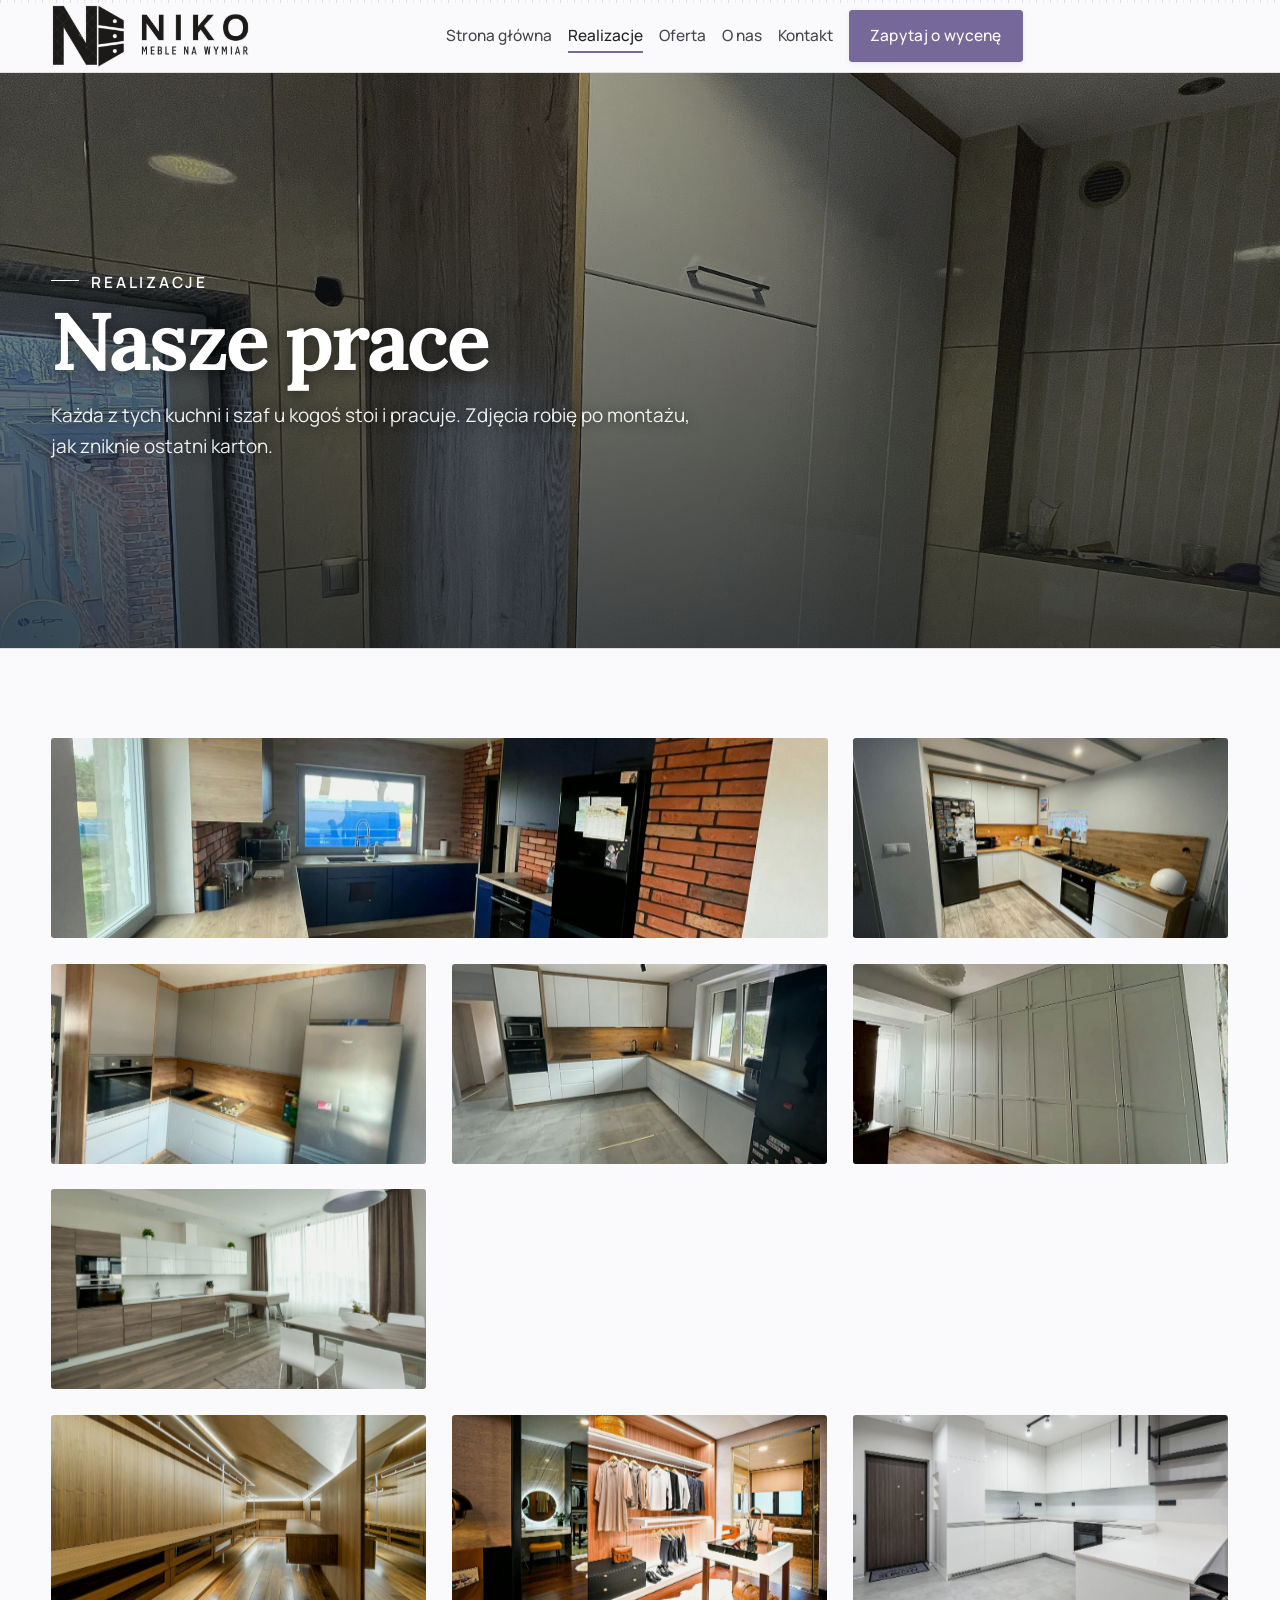
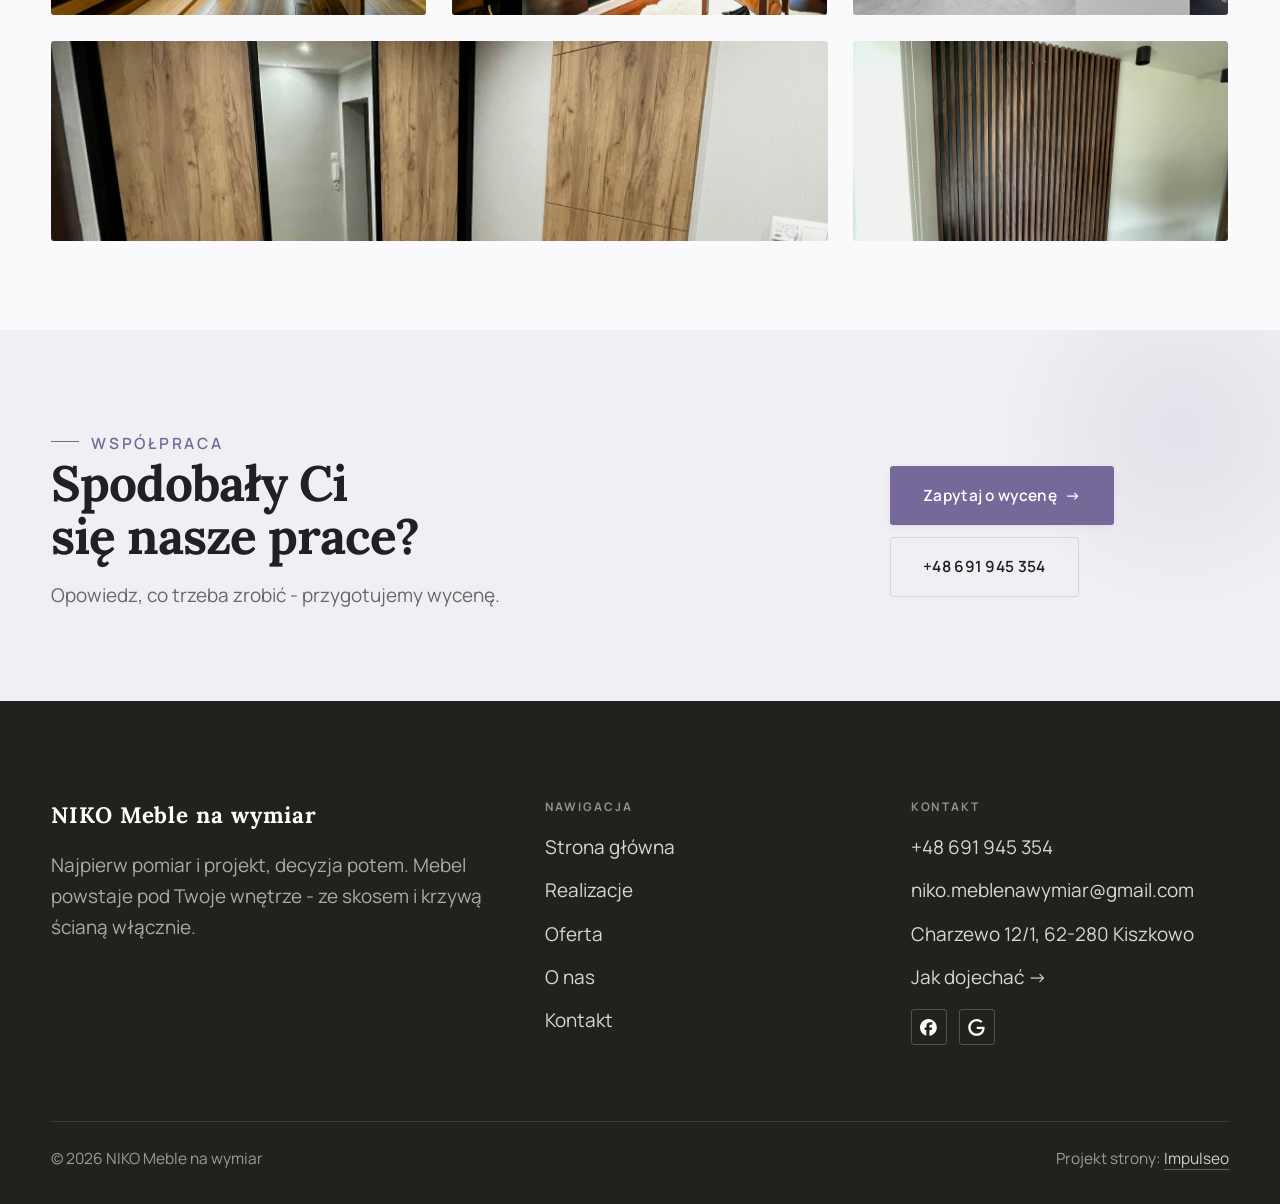
<file: realizacje.html>
<!DOCTYPE html>
<html lang="pl">
<head>
<meta charset="UTF-8">
<meta name="viewport" content="width=device-width, initial-scale=1.0">
<title>Realizacje - NIKO Meble na wymiar</title>
<meta name="description" content="Realizacje NIKO Meble na wymiar: Kuchnia na wymiar, Szafa wnękowa, Garderoba, Zabudowa pod skosem, Blat z litego drewna">
<link rel="canonical" href="https://kris20032.github.io/niko-meble-na-wymiar/realizacje.html">
<meta name="robots" content="noindex, nofollow">
<meta property="og:type" content="website">
<meta property="og:locale" content="pl_PL">
<meta property="og:site_name" content="NIKO Meble na wymiar">
<meta property="og:title" content="Realizacje - NIKO Meble na wymiar">
<meta property="og:description" content="Realizacje NIKO Meble na wymiar: Kuchnia na wymiar, Szafa wnękowa, Garderoba, Zabudowa pod skosem, Blat z litego drewna">
<meta property="og:url" content="https://kris20032.github.io/niko-meble-na-wymiar/realizacje.html">
<meta property="og:image" content="https://kris20032.github.io/niko-meble-na-wymiar/img/og.jpg">
<meta property="og:image:width" content="1200">
<meta property="og:image:height" content="630">
<meta name="twitter:card" content="summary_large_image">
<link rel="preconnect" href="https://fonts.googleapis.com">
<link rel="preconnect" href="https://fonts.gstatic.com" crossorigin>
<link href="https://fonts.googleapis.com/css2?family=Lora:wght@500;600;700&family=Manrope:wght@400;500;600&display=swap" rel="stylesheet">
<link rel="stylesheet" href="assets/styles.css?v=stol0909">
</head>
<body>

<header class="nav">
  <div class="wrap nav-inner">
    <a class="brand brand-has-logo" href="index.html"><img class="brand-logo" src="img/logo-znak.png" alt="NIKO Meble na wymiar" width="679" height="219" decoding="async"></a>
    <nav class="nav-links">
      <a href="index.html">Strona główna</a>
      <a href="realizacje.html" class="active" aria-current="page">Realizacje</a>
      <a href="oferta.html">Oferta</a>
      <a href="o-nas.html">O nas</a>
      <a href="kontakt.html">Kontakt</a>
      <a href="kontakt.html" class="btn btn-accent">Zapytaj o wycenę</a>
    </nav>
    <button class="nav-toggle" aria-label="Menu"><span></span><span></span><span></span></button>
  </div>
</header>

<main>
<section class="pagehead">
  <img src="img/g13.jpg" alt="NIKO Meble na wymiar - Nasze prace" width="1600" height="1142" decoding="async">
  <div class="wrap">
    <span class="eyebrow">Realizacje</span>
    <h1>Nasze prace</h1>
    <p>Każda z tych kuchni i szaf u kogoś stoi i pracuje. Zdjęcia robię po montażu, jak zniknie ostatni karton.</p>
  </div>
</section>
<section>
  <div class="wrap">
    <div class="gallery">
      <div class="tile t-two3 reveal"><img src="img/g1.jpg" alt="NIKO Meble na wymiar" loading="lazy" width="1538" height="1132" decoding="async"></div>
      <div class="tile t-third reveal"><img src="img/g2.jpg" alt="NIKO Meble na wymiar" loading="lazy" width="1600" height="1200" decoding="async"></div>
      <div class="tile t-third reveal"><img src="img/g3.jpg" alt="NIKO Meble na wymiar" loading="lazy" width="1528" height="1120" decoding="async"></div>
      <div class="tile t-third reveal"><img src="img/g4.jpg" alt="NIKO Meble na wymiar" loading="lazy" width="1640" height="1212" decoding="async"></div>
      <div class="tile t-third reveal"><img src="img/g5.jpg" alt="NIKO Meble na wymiar" loading="lazy" width="1700" height="1279" decoding="async"></div>
      <div class="tile t-third reveal"><img src="img/g6.jpg" alt="NIKO Meble na wymiar" loading="lazy" width="1830" height="1202" decoding="async"></div>
      <div class="tile t-two3 reveal"><img src="img/g7.jpg" alt="NIKO Meble na wymiar" loading="lazy" width="1880" height="1255" decoding="async"></div>
      <div class="tile t-third reveal"><img src="img/g8.jpg" alt="NIKO Meble na wymiar" loading="lazy" width="1880" height="1253" decoding="async"></div>
      <div class="tile t-third reveal"><img src="img/g9.jpg" alt="NIKO Meble na wymiar" loading="lazy" width="1880" height="1251" decoding="async"></div>
      <div class="tile t-third reveal"><img src="img/g10.jpg" alt="NIKO Meble na wymiar" loading="lazy" width="1880" height="1255" decoding="async"></div>
      <div class="tile t-two3 reveal"><img src="img/g11.jpg" alt="NIKO Meble na wymiar" loading="lazy" width="1600" height="1142" decoding="async"></div>
      <div class="tile t-third reveal"><img src="img/g12.jpg" alt="NIKO Meble na wymiar" loading="lazy" width="1600" height="1142" decoding="async"></div>
    </div>
  </div>
</section>
<section class="cta">
  <div class="wrap">
    <div class="reveal">
      <span class="eyebrow">Współpraca</span>
      <h2>Spodobały Ci się nasze prace?</h2>
      <p>Opowiedz, co trzeba zrobić - przygotujemy wycenę.</p>
    </div>
    <div class="cta-actions reveal">
      <a href="kontakt.html" class="btn btn-light">Zapytaj o wycenę <span class="arr">→</span></a>
      <a href="tel:+48691945354" class="btn btn-ghost btn-ghost-cta">+48 691 945 354</a>
    </div>
  </div>
</section>
</main>

<footer>
  <div class="wrap">
    <div class="foot-grid">
      <div class="foot-brand">
        <div class="name">NIKO Meble na wymiar</div>
        <p>Najpierw pomiar i projekt, decyzja potem. Mebel powstaje pod Twoje wnętrze - ze skosem i krzywą ścianą włącznie.</p>
      </div>
      <div class="foot-col">
        <h4>Nawigacja</h4>
        <a href="index.html">Strona główna</a>
        <a href="realizacje.html">Realizacje</a>
        <a href="oferta.html">Oferta</a>
        <a href="o-nas.html">O nas</a>
        <a href="kontakt.html">Kontakt</a>
      </div>
      <div class="foot-col">
        <h4>Kontakt</h4>
        <a href="tel:+48691945354">+48 691 945 354</a>
        <a href="mailto:niko.meblenawymiar@gmail.com">niko.meblenawymiar@gmail.com</a>
        <p>Charzewo 12/1, 62-280 Kiszkowo</p>
        <a href="https://maps.google.com/?cid=1686531114501210269&g_mp=Cidnb29nbGUubWFwcy5wbGFjZXMudjEuUGxhY2VzLlNlYXJjaFRleHQQAhgEIAA" target="_blank" rel="noopener">Jak dojechać →</a>
      <div class="foot-soc">
        <a class="soc" href="https://www.facebook.com/p/NIKO-Meble-na-wymiar-100084933342491/" target="_blank" rel="noopener" aria-label="Facebook - NIKO Meble na wymiar"><svg viewBox="0 0 24 24" aria-hidden="true" focusable="false"><path d="M9.101 23.691v-7.98H6.627v-3.667h2.474v-1.58c0-4.085 1.848-5.978 5.858-5.978.401 0 .955.042 1.468.103a8.68 8.68 0 0 1 1.141.195v3.325a8.623 8.623 0 0 0-.653-.036 26.805 26.805 0 0 0-.733-.009c-.707 0-1.259.096-1.675.309a1.686 1.686 0 0 0-.679.622c-.258.42-.374.995-.374 1.752v1.297h3.919l-.386 2.103-.287 1.564h-3.246v8.245C19.396 23.238 24 18.179 24 12.044c0-6.627-5.373-12-12-12s-12 5.373-12 12c0 5.628 3.874 10.35 9.101 11.647Z" fill="currentColor"/></svg></a>
        <a class="soc" href="https://maps.google.com/?cid=1686531114501210269&g_mp=Cidnb29nbGUubWFwcy5wbGFjZXMudjEuUGxhY2VzLlNlYXJjaFRleHQQAhgEIAA" target="_blank" rel="noopener" aria-label="Google - NIKO Meble na wymiar"><svg viewBox="0 0 24 24" aria-hidden="true" focusable="false"><path d="M12.48 10.92v3.28h7.84c-.24 1.84-.853 3.187-1.787 4.133-1.147 1.147-2.933 2.4-6.053 2.4-4.827 0-8.6-3.893-8.6-8.72s3.773-8.72 8.6-8.72c2.6 0 4.507 1.027 5.907 2.347l2.307-2.307C18.747 1.44 16.133 0 12.48 0 5.867 0 .307 5.387.307 12s5.56 12 12.173 12c3.573 0 6.267-1.173 8.373-3.36 2.16-2.16 2.84-5.213 2.84-7.667 0-.76-.053-1.467-.173-2.053H12.48z" fill="currentColor"/></svg></a>
      </div>
      </div>
    </div>
    <div class="foot-bot">
      <span>© 2026 NIKO Meble na wymiar</span>
      <span>Projekt strony: <a class="foot-credit" href="https://impulseo.pl" target="_blank" rel="noopener">Impulseo</a></span>
    </div>
  </div>
</footer>
<div class="sticky-reserve"><a class="sr-book" href="kontakt.html">Zapytaj o wycenę</a><a class="sr-call" href="tel:+48691945354" aria-label="Zadzwoń"><svg class="ico-tel" width="16" height="16" viewBox="0 0 24 24" fill="none" aria-hidden="true"><path d="M6.6 10.8a15.5 15.5 0 0 0 6.6 6.6l2.2-2.2a1 1 0 0 1 1-.24 11.4 11.4 0 0 0 3.6.58 1 1 0 0 1 1 1V20a1 1 0 0 1-1 1A17 17 0 0 1 3 4a1 1 0 0 1 1-1h3.5a1 1 0 0 1 1 1c0 1.25.2 2.46.58 3.6a1 1 0 0 1-.25 1l-2.23 2.2Z" fill="currentColor"/></svg></a></div>
<div class="demo-wazne" data-do="2026-09-07" data-cykl="3" hidden><svg class="dw-ico" width="13" height="13" viewBox="0 0 24 24" fill="none" aria-hidden="true"><circle cx="12" cy="12" r="8.6" stroke="currentColor" stroke-width="1.8"/><path d="M12 7.2V12l3.3 2" stroke="currentColor" stroke-width="1.8" stroke-linecap="round"/></svg><span class="dw-txt"></span></div>

<script src="assets/main.js?v=stol0909"></script>
</body>
</html>
</file>
<file: assets/styles.css>
/* ============================================================
   STOLBASZ — premium, architektoniczny B2B fit-out
   Jasna paleta, zero brązu. System wg premium-web-craft.
   Projekt strony: Impulseo (impulseo.pl)
   ============================================================ */

:root{
  /* PALETA — jasna, architektoniczna, chłodna */
  --paper:#F3F1EC;          /* główne tło */
  --paper-2:#E6E3DB;        /* sekcje alternatywne (chłodny jasny szary) */
  --paper-3:#E6E3DB;        /* delikatne wypełnienia */
  --ink:#23211E;            /* tekst główny — chłodny grafit */
  --ink-soft:#43403A;       /* nagłówki drugorzędne */
  --muted:#87837A;          /* tekst poboczny */
  --line:rgba(35,33,30,.12);/* hairline */
  --accent:#8A6B3C;         /* stonowany petrol-slate — jedyny akcent */
  --accent-d:#6E5430;
  --accent-soft:rgba(138,107,60,.10);
  --dark:#23211E;           /* sekcje ciemne (stopka/CTA) */

  /* HOVER ZDJĘĆ — JEDEN standard dla całego silnika (decyzja K. 04.08.2026, artefakt z wariantami).
     AKTUALNE (K.+Szymon 09.08.2026, wybór z artefaktu 6 wariantów): zoom 1.05 przy 1.4s -
     przy tak długim czasie mocniejszy kadr NIE skacze, tylko „oddycha". Poprzedni standard
     (1.02 / .55s z 04.08) odbierany jako dynamiczny i szybki.
     Spoczynek lekko przygaszony, ale TYLKO tam, gdzie jest mysz (@media hover:hover) —
     na telefonie zdjęcia zostają w pełnej jasności. */
  --img-zoom:1.05;                   /* K.+Szymon 09.08: wariant F z artefaktu porównawczego */
  --img-rest:brightness(.95) saturate(.99);
  --img-hot:brightness(1.06) saturate(1.05);
  --img-dur:1.4s;                    /* K.+Szymon 09.08 (wariant F): powoli = elegancko */
  --img-ease:cubic-bezier(.16,.84,.44,1);  /* miękki ogon, efekt „oddychania" */

  /* ODSTĘPY — skala 4/8 */
  --space-1:4px; --space-2:8px; --space-3:12px; --space-4:16px; --space-5:24px;
  --space-6:32px; --space-7:48px; --space-8:64px; --space-9:96px; --space-10:128px;

  /* TYPOGRAFIA — fluid clamp() (skala podbita 16.07.2026: większe, czytelniejsze litery — uwaga Adama) */
  --text-sm:clamp(.9rem,.87rem + .12vw,1rem);
  --text-base:clamp(1.08rem,1.04rem + .18vw,1.2rem);
  --text-lg:clamp(1.24rem,1.15rem + .34vw,1.44rem);
  --text-h3:clamp(1.34rem,1.22rem + .55vw,1.66rem);
  --text-h2:clamp(2.1rem,1.66rem + 2.1vw,3.1rem);
  --text-h1:clamp(2.9rem,2.1rem + 4vw,5.1rem);

  /* PROMIENIE — architektoniczne, raczej ostre */
  --r-sm:3px; --r-md:6px; --r-lg:10px;

  /* RUCH */
  --ease:cubic-bezier(.25,.46,.45,.94); --dur:.24s;

  /* CIENIE — miękkie, warstwowe */
  --sh-sm:0 1px 2px rgba(16,24,32,.04), 0 2px 8px rgba(16,24,32,.05);
  --sh-md:0 2px 6px rgba(16,24,32,.05), 0 12px 28px -8px rgba(16,24,32,.12);
  --sh-lg:0 6px 14px rgba(16,24,32,.07), 0 26px 56px -18px rgba(16,24,32,.22);

  --hairline:1px solid var(--line);

  --font-display:'Lora',serif;
  --font-body:'Manrope',sans-serif;
}

*{box-sizing:border-box;margin:0;padding:0}
html{scroll-behavior:smooth}
body{
  font-family:var(--font-body);
  font-size:var(--text-base);
  line-height:1.65;
  color:var(--ink);
  background:var(--paper);
  -webkit-font-smoothing:antialiased;
  text-rendering:optimizeLegibility;
}
img{max-width:100%;height:auto;display:block}  /* height:auto = width/height z atrybutów trzyma proporcje (TOP#12) */
a{color:inherit;text-decoration:none}

.wrap{width:min(92%,1180px);margin-inline:auto}
section{padding-block:clamp(52px,6.5vw,96px)}

h1,h2,h3{font-family:var(--font-display);font-weight:700;line-height:1.08;letter-spacing:-.02em;color:var(--ink)}
h1{font-size:var(--text-h1);letter-spacing:-.035em}
h2{font-size:var(--text-h2);letter-spacing:-.025em}
h3{font-size:var(--text-h3)}
/* MIARA — długość wiersza. WCAG 2.2 SC 1.4.8: max 80 znaków; Butterick: 45–90.
   68ch daje realnie 72–78 znaków polskiego tekstu, czyli z zapasem pod granicą.
   Wcześniej limit miał TYLKO <p> — <li>, <blockquote> i <dd> nie miały żadnego,
   i to jedyny powód, dla którego 23 bloki na dwóch oddanych stronach jadą po
   83–106 znaków w wierszu (pomiar 07.08.2026, bramka `miara`).
   ⚠️ Listy i definicje ograniczamy TYLKO bez klasy: `ul`/`ol` z klasą to u nas
   układ (siatki kafli, menu), a nie tekst ciągły — tam miarę wyznacza układ. */
/* 60ch, nie 68ch (K. 10.08): po zmianie fontów na węższe kroje (DM Sans i spółka)
   w 68ch mieściło się ~90 znaków - bramka pikselowa słusznie zgłaszała przekroczenie
   granicy 80. Pomiar na żywej przeglądarce: 60ch = 90 znaków, 53ch = ~78 znaków, czyli normę WCAG 1.4.8. */
:root{ --miara:53ch }
p{max-width:min(100%,var(--miara))}
blockquote,
ul:not([class])>li, ol:not([class])>li,
dl:not([class])>dd{max-width:min(100%,var(--miara))}

/* ⚠️ Świadomie BEZ wyjątku `.tile p,.card p,.svc p{max-width:none}`, choć nasuwa się sam:
   te akapity BYŁY już ograniczone (stare `p{max-width:65ch}`), więc „wyjątek" nie odblokowałby
   niczego nowego — tylko ROZLUŹNIŁ stan sprzed zmiany na wszystkich demach naraz.
   `figcaption` żadna z reguł wyżej nie dotyczy, więc też nie potrzebuje zwolnienia. */

/* ŁAMANIE. `balance` wyrównuje długości wierszy w nagłówku, `pretty` pilnuje ostatniego
   wiersza akapitu, żeby nie został w nim jeden wyraz. Obsługiwane od Chrome 117 /
   Safari 17.5; starsze przeglądarki po prostu ignorują tę własność.
   `text-wrap:pretty` nie występowało dotąd ANI RAZ w silniku ani w repo klientów. */
h1,h2,h3,.lead,.lede{text-wrap:balance}
p,li,blockquote,dd{text-wrap:pretty}

.eyebrow{
  font-family:var(--font-body);
  font-size:var(--text-sm);
  font-weight:600;
  letter-spacing:.18em;
  text-transform:uppercase;
  color:var(--accent);
  display:inline-flex;align-items:center;gap:var(--space-3);
}
/* flex:none + margin-top = kreska trzyma się PIERWSZEJ linii. Wcześniej align-items:center
   centrowało ją względem całego bloku i przy zawinięciu (długi kicker typu
   „…WNĘTRZ · LESZNO · OD 2019") druga linia lądowała z brzydkim wcięciem. */
.eyebrow{align-items:flex-start}
.eyebrow>*,.eyebrow{text-wrap:balance}   /* dlugi kicker lamal sie na sierote typu samo „2019" w drugiej linii */
.eyebrow::before{content:"";width:28px;height:1px;background:var(--accent);display:inline-block;flex:none;margin-top:.62em}

.muted{color:var(--muted)}
.lead{font-size:var(--text-lg);line-height:1.55;color:var(--ink-soft);max-width:50ch}

/* ---------- BUTTONS ---------- */
.btn{
  display:inline-flex;align-items:center;gap:var(--space-2);
  font-weight:600;font-size:var(--text-sm);letter-spacing:.02em;
  padding:var(--space-4) var(--space-6);
  border-radius:var(--r-sm);
  transition:transform var(--dur) var(--ease),box-shadow var(--dur) var(--ease),background var(--dur) var(--ease);
  cursor:pointer;border:1px solid transparent;
}
.btn-accent{background:var(--accent);color:#fff;box-shadow:var(--sh-sm)}
.btn-accent:hover{background:var(--accent-d);transform:translateY(-2px);box-shadow:var(--sh-md)}
.btn-accent:active{transform:translateY(0);box-shadow:var(--sh-sm)}
.btn-ghost{background:transparent;color:var(--ink);border-color:var(--line)}
.btn-ghost:hover{border-color:var(--accent);color:var(--accent);transform:translateY(-2px)}
.btn-light{background:#fff;color:var(--ink);box-shadow:var(--sh-sm)}
.btn-light:hover{transform:translateY(-2px);box-shadow:var(--sh-md)}
.btn .arr{transition:transform var(--dur) var(--ease)}
.btn:hover .arr{transform:translateX(4px)}

/* ---------- NAV ---------- */
.nav{
  position:sticky;top:0;z-index:50;
  background:color-mix(in srgb,var(--paper) 88%,transparent);
  backdrop-filter:saturate(140%) blur(10px);
  border-bottom:var(--hairline);
}
.nav-inner{display:flex;align-items:center;justify-content:space-between;gap:var(--space-5);height:72px}
/* ANTY-NACHODZENIE (K. 05.08.2026): długa nazwa firmy + przycisk z pełnym numerem nie mieściły się w pasku
   i flex ściskał linki PONIŻEJ ich treści - "Kontakt" wchodził na ramkę "Zadzwoń +48 ...". Teraz ustępuje
   nazwa marki (skrót wielokropkiem), a menu i przycisk nigdy się nie kurczą ani nie zachodzą na siebie. */
.brand{display:flex;flex-direction:column;line-height:1;min-width:0;flex:0 1 auto}
.brand .name{font-family:var(--font-display);font-weight:800;font-size:1.35rem;letter-spacing:.04em;white-space:nowrap;overflow:hidden;text-overflow:ellipsis}
.brand .sub{font-size:.62rem;letter-spacing:.34em;text-transform:uppercase;color:var(--muted);margin-top:5px;white-space:nowrap;overflow:hidden;text-overflow:ellipsis}
.nav-links{display:flex;align-items:center;gap:var(--space-6);flex:0 0 auto}
.nav-links a{font-size:var(--text-sm);font-weight:500;color:var(--ink-soft);position:relative;padding-block:4px;white-space:nowrap;transition:color var(--dur) var(--ease)}
.nav-links a::after{content:"";position:absolute;left:0;bottom:0;width:0;height:1.5px;background:var(--accent);transition:width var(--dur) var(--ease)}
.nav-links a:hover,.nav-links a.active{color:var(--ink)}
.nav-links a:hover::after,.nav-links a.active::after{width:100%}
.nav-links .btn{padding:var(--space-2) var(--space-5)}
/* przyciski w nav: właściwy kolor (przebij .nav-links a) + bez podkreślenia */
.nav-links a.btn-accent{color:#fff}
.nav-links a.btn-ghost,.nav-links a.btn-light{color:var(--ink)}
/* CTA w pasku: NIE podkreślenie spod linków menu, ale ten sam przelatujący błysk,
   co na wszystkich innych przyciskach (zgłoszenie K. 13.08.2026 - „na hero jest efekt
   światła przechodzącego przez przycisk, na navbarze go nie ma, a mają być identyczne").
   Reguła `.nav-links a::after` jest silniejsza od `.btn::after`, więc trzeba jej
   geometrię wyzerować i wpisać połysk z nazwy - samo `display:none` gasiło efekt. */
.nav-links a.btn::after{
  display:block;content:"";position:absolute;inset:0;z-index:-1;pointer-events:none;
  inset:0;width:auto;height:auto;border-radius:inherit;   /* kasuje geometrię podkreślenia (width:0;height:1.5px) */
  background:linear-gradient(100deg,transparent 32%,rgba(255,255,255,.20) 50%,transparent 68%);
  translate:-120% 0}
@media (prefers-reduced-motion:no-preference){
  .nav-links a.btn:hover::after{translate:120% 0;transition:translate .75s var(--mt-ease,cubic-bezier(.16,.84,.44,1))}
}
.nav-toggle{display:none;background:none;border:none;cursor:pointer;flex-direction:column;gap:5px;padding:8px}
.nav-toggle span{width:24px;height:2px;background:var(--ink);transition:var(--dur)}
/* Ciasny zakres MIĘDZY menu mobilnym a pełnym pulpitem: zbijamy odstępy i nazwę marki,
   żeby wszystko zmieściło się naturalnie, zanim w ogóle dojdzie do skracania wielokropkiem. */
@media(max-width:1280px) and (min-width:921px){
  .nav-links{gap:var(--space-4)}
  .nav-links .btn{padding:var(--space-2) var(--space-4)}
  .brand .name{font-size:1.15rem}
}

/* ---------- HERO (split) ---------- */
.hero{position:relative;overflow:hidden;border-bottom:var(--hairline)}
.hero-grid{display:grid;grid-template-columns:1.05fr .95fr;gap:clamp(24px,4vw,60px);align-items:center;
  padding-block:clamp(36px,4.5vw,64px)}
.hero-copy .eyebrow{margin-bottom:var(--space-5)}
.hero-copy h1{margin-bottom:var(--space-5)}
.hero-copy .lead{margin-bottom:var(--space-7)}
.hero-actions{display:flex;flex-wrap:wrap;gap:var(--space-4)}
.hero-art{position:relative;aspect-ratio:4/3;border-radius:var(--r-lg);overflow:hidden;box-shadow:var(--sh-lg)}
.hero-art img{width:100%;height:100%;object-fit:cover}
.hero-art::after{content:"";position:absolute;inset:0;background:linear-gradient(180deg,transparent 55%,rgba(18,24,28,.28))}
.hero-badge{position:absolute;left:var(--space-5);bottom:var(--space-5);z-index:2;
  background:rgba(252,252,251,.94);backdrop-filter:blur(4px);
  border-radius:var(--r-md);padding:var(--space-4) var(--space-5);box-shadow:var(--sh-md);max-width:78%}
.hero-badge strong{display:block;font-family:var(--font-display);font-size:1rem;letter-spacing:-.01em}
.hero-badge span{font-size:var(--text-sm);color:var(--muted)}

/* ---------- HERO duży / kinowy (strona główna) ---------- */
.hero-cine{position:relative;min-height:clamp(560px,82vh,840px);min-height:clamp(560px,82svh,840px);display:flex;align-items:center;overflow:hidden;border-bottom:var(--hairline)}
.hero-cine>img{position:absolute;inset:0;width:100%;height:100%;object-fit:cover;z-index:0}
.hero-cine::after{content:"";position:absolute;inset:0;z-index:1;
  background:linear-gradient(95deg,rgba(13,18,23,.86) 0%,rgba(13,18,23,.64) 32%,rgba(13,18,23,.24) 62%,rgba(13,18,23,.04) 100%)}
.hero-cine .wrap{position:relative;z-index:2;padding-block:var(--space-8)}
.hero-cine .hero-copy{max-width:660px}
.hero-cine .eyebrow{color:#fff;margin-bottom:var(--space-5)}
.hero-cine .eyebrow::before{background:#fff}
.hero-cine h1{color:#fff;margin-bottom:var(--space-5);font-size:clamp(2.9rem,2rem + 4.4vw,5.2rem);text-wrap:balance}
.hero-cine .lead{color:rgba(255,255,255,.92);max-width:48ch;margin-bottom:var(--space-7)}
.hero-cine .hero-actions{display:flex;flex-wrap:wrap;gap:var(--space-4)}
/* NISKIE OKNO (laptop z dokiem i paskami przeglądarki ma ~700-780 px wysokości widoku):
   H1 do 5.2rem + długi lead nie mieściły się i przyciski wypadały POD krawędź ekranu -
   klient widział stronę bez ani jednego CTA. Skalujemy w dół, zamiast przycinać treść. */
@media(min-width:821px) and (max-height:820px){
  .hero-cine{min-height:clamp(520px,94svh,780px)}
  .hero-cine .wrap{padding-block:var(--space-6)}
  .hero-cine h1{font-size:clamp(2.2rem,1.5rem + 2.6vw,3.6rem);margin-bottom:var(--space-4)}
  .hero-cine .eyebrow{margin-bottom:var(--space-4)}
  .hero-cine .lead{margin-bottom:var(--space-5);max-width:44ch}
}
@media(max-width:680px){
  .hero-cine{min-height:clamp(520px,76vh,640px);min-height:clamp(520px,76svh,640px);align-items:flex-end}
  .hero-cine::after{background:linear-gradient(0deg,rgba(13,18,23,.9) 6%,rgba(13,18,23,.45) 55%,rgba(13,18,23,.25) 100%)}
  .hero-cine .wrap{padding-bottom:var(--space-9)}
  /* TELEFON (~90% oglądających): lead potrafił zająć 8 linii i zepchnąć CTA poza pierwszy ekran.
     Zwężamy interlinię i skalę - treści nie ucinamy, bo to ona sprzedaje. */
  .hero-cine .lead{font-size:.98rem;line-height:1.5;margin-bottom:var(--space-5)}
  .hero-cine .eyebrow{font-size:.72rem;letter-spacing:.13em;margin-bottom:var(--space-4)}
  .hero-cine .eyebrow::before{width:20px}
  .hero-cine h1{margin-bottom:var(--space-4)}
}

/* full-bleed hero variant (podstrony) */
.pagehead{position:relative;min-height:46vh;min-height:46svh;display:flex;align-items:flex-end;overflow:hidden;border-bottom:var(--hairline)}
.pagehead img{position:absolute;inset:0;width:100%;height:100%;object-fit:cover}
/* 10.08.2026 (decyzja K.): mocniejsze przyciemnienie + cień pod tekstem. Bramka mierzyła na
   nagłówkach podstron 3,38-3,43:1 przy wymaganych 4,5 — jasne zdjęcie (hala, śnieg, niebo)
   podchodziło pod biały tekst. Zdjęcia klientów są różne, więc kontrast musi dawać WARSTWA,
   a nie szczęśliwy dobór kadru. */
.pagehead::after{content:"";position:absolute;inset:0;background:linear-gradient(180deg,rgba(18,24,28,.40),rgba(18,24,28,.76))}
.pagehead .wrap{position:relative;z-index:2;padding-block:var(--space-9);color:#fff}
.pagehead h1{color:#fff;max-width:18ch;text-shadow:0 2px 16px rgba(0,0,0,.55)}
.pagehead .eyebrow{color:#fff}
.pagehead .eyebrow::before{background:#fff}
.pagehead p{color:rgba(255,255,255,.92);margin-top:var(--space-4);max-width:54ch;text-shadow:0 1px 12px rgba(0,0,0,.5)}

/* ---------- STRIP (pasek skrótów / liczby) ---------- */
.strip{background:var(--dark);color:#fff}
/* PASEK HASEŁ — standard 04.08.2026 (decyzja K.): 5 haseł w JEDNYM rzędzie, tekst WYŚRODKOWANY,
   węższe marginesy boczne niż reszta strony (pasek ma iść szerzej), równe wysokości kolumn. */
.strip .wrap{width:min(96%,1440px);display:grid;grid-template-columns:repeat(5,1fr);
  gap:var(--space-5);padding-block:var(--space-7);align-items:stretch}
.strip .item .k{font-family:var(--font-display);font-size:clamp(1.05rem,.82rem + .85vw,1.55rem);
  font-weight:800;letter-spacing:-.02em;color:#fff;line-height:1.18;text-wrap:balance}
.strip .item .v{font-size:var(--text-sm);color:rgba(255,255,255,.66);margin-top:var(--space-2);line-height:1.4}
.strip .item{border-left:2px solid var(--accent);padding-inline:var(--space-4);
  text-align:center;display:flex;flex-direction:column;justify-content:center}
/* liczba kolumn = liczba haseł, żeby ostatnie nie zostawało samo w drugim rzędzie.
   Klasę n-N nadaje multipage.py; domyślnie (bez klasy) pasek jest 5-kolumnowy. */
.strip.n-2 .wrap{grid-template-columns:repeat(2,1fr)}
.strip.n-3 .wrap{grid-template-columns:repeat(3,1fr)}
.strip.n-4 .wrap{grid-template-columns:repeat(4,1fr);gap:var(--space-6)}
.strip.n-4 .item .k{font-size:clamp(1.3rem,1rem + 1.1vw,2rem)}
.strip.n-6 .wrap{grid-template-columns:repeat(6,1fr);gap:var(--space-4)}
.strip.n-6 .item .k{font-size:clamp(.98rem,.8rem + .7vw,1.35rem)}
/* równe łamanie: zamiast "długa linia + jedno słowo" obie linie zbliżonej długości */
.strip .item .k{text-wrap:balance}

/* ---------- SECTION HEAD ---------- */
.head{max-width:48rem;margin-bottom:var(--space-8)}
.head.center{margin-inline:auto;text-align:center}
.head .eyebrow{margin-bottom:var(--space-4)}
.head h2{margin-bottom:var(--space-4)}
.head p{color:var(--muted);font-size:var(--text-lg);line-height:1.55}
.head.center p{margin-inline:auto}

/* ---------- INTRO SPLIT ---------- */
.split{display:grid;grid-template-columns:.92fr 1.08fr;gap:clamp(28px,5vw,80px);align-items:center}
.split.rev{grid-template-columns:1.08fr .92fr}
.split.rev .split-art{order:-1}
.split-art{position:relative;aspect-ratio:5/4;border-radius:var(--r-lg);overflow:hidden;box-shadow:var(--sh-lg)}
.split-art img{width:100%;height:100%;object-fit:cover}
.split-copy h2{margin-bottom:var(--space-5)}
.split-copy p+p{margin-top:var(--space-4)}
.split-copy .btn{margin-top:var(--space-6)}

/* ---------- SERVICES (zakres) ---------- */
.svc-grid{display:grid;grid-template-columns:repeat(auto-fit,minmax(280px,1fr));gap:var(--space-5)}
.svc{background:#fff;border:var(--hairline);border-radius:var(--r-md);padding:var(--space-7) var(--space-6);
  transition:transform var(--dur) var(--ease),box-shadow var(--dur) var(--ease),border-color var(--dur) var(--ease);
  position:relative;overflow:hidden}
.svc::before{content:"";position:absolute;left:0;top:0;width:3px;height:0;background:var(--accent);transition:height var(--dur) var(--ease)}
.svc:hover{transform:translateY(-4px);box-shadow:var(--sh-md);border-color:transparent}
.svc:hover::before{height:100%}
.svc .ic{font-family:var(--font-display);font-size:.8rem;font-weight:700;letter-spacing:.12em;color:var(--accent);margin-bottom:var(--space-4)}
.svc h3{margin-bottom:var(--space-3);font-size:1.22rem}
.svc p{color:var(--muted);font-size:var(--text-base);line-height:1.6}

/* big detailed service rows */
.svc-row{display:grid;grid-template-columns:.8fr 1.2fr;gap:clamp(20px,4vw,60px);align-items:center;padding-block:var(--space-8)}
.svc-row+.svc-row{border-top:var(--hairline)}
.svc-row.rev{grid-template-columns:1.2fr .8fr}
/* Naprzemienny układ wierszy oferty: co drugi wiersz ma zdjęcie po PRAWEJ.
   Było `order:-1` — martwy kod, bo zdjęcie i tak jest pierwszym dzieckiem w HTML,
   więc wszystkie wiersze wyglądały identycznie (zdjęcie zawsze z lewej), a `rev`
   zmieniało tylko szerokość kolumn. Znalezione 29.07.2026 przy różnicowaniu kierunków
   animacji (pomiar pozycji: art.mid 390/502 przy row.mid 756 — zawsze lewa strona). */
.svc-row.rev .svc-row-art{order:2}
.svc-row-art{aspect-ratio:4/3;border-radius:var(--r-md);overflow:hidden;box-shadow:var(--sh-md)}
.svc-row-art img{width:100%;height:100%;object-fit:cover}
.svc-row h3{font-size:1.5rem;margin-bottom:var(--space-4)}
.svc-row .num{font-family:var(--font-display);font-size:.85rem;font-weight:700;letter-spacing:.14em;color:var(--accent);display:block;margin-bottom:var(--space-3)}
.svc-row ul{list-style:none;margin-top:var(--space-4);display:flex;flex-direction:column;gap:var(--space-2)}
.svc-row li{position:relative;padding-left:var(--space-5);color:var(--muted);font-size:var(--text-base)}
.svc-row li::before{content:"";position:absolute;left:0;top:.62em;width:8px;height:1px;background:var(--accent)}

/* ---------- GALLERY (realizacje) ---------- */
.gallery{display:grid;grid-template-columns:repeat(12,1fr);gap:var(--space-4);grid-auto-rows:200px}
/* GALERIA MASONRY — pionowe zdjęcia (portrety beauty/wellness) bez przycinania: kolumny, height auto */
.gallery-masonry{column-count:3;column-gap:var(--space-4)}
@media(max-width:900px){.gallery-masonry{column-count:2}}
@media(max-width:560px){.gallery-masonry{column-count:1}}
.gallery-masonry .m-tile{break-inside:avoid;margin:0 0 var(--space-4);padding:0;position:relative;overflow:hidden;border-radius:var(--r-md);border:1px solid var(--line)}
.gallery-masonry .m-tile img{width:100%;height:auto;display:block}
.gallery-masonry .m-tile .cap{position:absolute;left:0;right:0;bottom:0;padding:var(--space-4);color:#fff;background:linear-gradient(0deg,rgba(0,0,0,.55),transparent);font-size:var(--text-sm)}
.gallery-masonry .m-tile .cap small{display:block;font-weight:400;opacity:.78;letter-spacing:.04em;text-transform:uppercase;font-size:.66rem;margin-top:3px}
.tile{position:relative;overflow:hidden;border-radius:var(--r-md);box-shadow:var(--sh-sm);
  transition:transform var(--dur) var(--ease),box-shadow var(--dur) var(--ease)}
.tile img{width:100%;height:100%;object-fit:cover;
  transition:transform var(--img-dur) var(--img-ease),filter var(--img-dur) var(--img-ease)}
.tile:hover{box-shadow:var(--sh-md)}
.tile .cap{position:absolute;left:0;right:0;bottom:0;padding:var(--space-5) var(--space-4) var(--space-4);
  /* mocniejszy spad + cien pod tekstem: na JASNYCH zdjeciach klienta (biale fronty, sciany)
     slaby gradient dawal kontrast ~1.5:1 zamiast wymaganych 3.6:1 (bramka wygladu, 10.08.2026) */
  background:linear-gradient(transparent 10%,rgba(18,24,28,.55) 40%,rgba(18,24,28,.88) 68%,rgba(18,24,28,.99));color:#fff;
  text-shadow:0 1px 2px rgba(0,0,0,.85),0 2px 10px rgba(0,0,0,.55);
  font-size:var(--text-sm);font-weight:600;letter-spacing:.01em;
  opacity:0;transform:translateY(8px);transition:var(--dur) var(--ease)}
.tile:hover .cap{opacity:1;transform:translateY(0)}
.tile .cap small{display:block;font-weight:400;opacity:.78;letter-spacing:.04em;text-transform:uppercase;font-size:.66rem;margin-top:3px}
/* bento spans */
.t-wide{grid-column:span 6}
.t-tall{grid-column:span 6;grid-row:span 2}
.t-std{grid-column:span 6}
.t-third{grid-column:span 4}
.t-two3{grid-column:span 8}

/* ---------- TRUST / WIARYGODNOŚĆ ---------- */
.trust{background:var(--paper-2)}
.trust-grid{display:grid;grid-template-columns:repeat(auto-fit,minmax(240px,1fr));gap:var(--space-5);margin-top:var(--space-7)}
.trust-card{background:#fff;border-radius:var(--r-md);padding:var(--space-7) var(--space-6);box-shadow:var(--sh-sm);border-top:3px solid var(--accent)}
.trust-card .big{font-family:var(--font-display);font-size:clamp(1.8rem,1.3rem + 1.6vw,2.6rem);font-weight:800;letter-spacing:-.02em;color:var(--ink);line-height:1}
.trust-card h3{font-size:1.12rem;margin:var(--space-3) 0 var(--space-2)}
.trust-card p{color:var(--muted);font-size:var(--text-base);line-height:1.55}

/* ---------- CTA band ---------- */
.cta{background:var(--dark);color:#fff;position:relative;overflow:hidden}
/* telefon w CTA: na ciemnym tle biały (domyślnie), rodziny z JASNYM tłem CTA
   nadpisują to u siebie - wcześniej kolor siedział w stylu inline i wygrywał z rodziną. */
.cta .btn-ghost-cta{color:#fff;border-color:rgba(255,255,255,.3)}
.cta .wrap{display:grid;grid-template-columns:1.4fr .6fr;gap:var(--space-7);align-items:center;position:relative;z-index:2}
.cta h2{color:#fff;max-width:20ch}
.cta p{color:rgba(255,255,255,.74);margin-top:var(--space-4)}
.cta-actions{display:flex;flex-direction:column;gap:var(--space-3);align-items:flex-start}
.cta::before{content:"";position:absolute;right:-80px;top:-80px;width:360px;height:360px;border-radius:50%;
  background:radial-gradient(circle,var(--accent-soft),transparent 70%)}

/* ---------- CONTACT ---------- */
.contact-grid{display:grid;grid-template-columns:.85fr 1.15fr;gap:clamp(28px,4vw,56px);align-items:start}
.info-list{display:flex;flex-direction:column;gap:var(--space-2)}
.info-row{display:flex;gap:var(--space-4);align-items:flex-start;padding-block:var(--space-4);border-bottom:var(--hairline)}
.info-row .ic{flex:none;width:42px;height:42px;display:grid;place-items:center;border-radius:50%;
  background:var(--accent-soft);color:var(--accent);font-size:1.05rem}
.info-row .lbl{font-size:.72rem;letter-spacing:.14em;text-transform:uppercase;color:var(--muted)}
.info-row .val{font-weight:600;font-size:var(--text-base);margin-top:2px}
.info-row a.val:hover{color:var(--accent)}
.map{border:none;border-radius:var(--r-lg);box-shadow:var(--sh-md);width:100%;height:100%;min-height:380px;filter:grayscale(.2) contrast(1.02)}
.form{background:#fff;border:var(--hairline);border-radius:var(--r-lg);padding:clamp(24px,3vw,40px);box-shadow:var(--sh-sm)}
.form .fld{margin-bottom:var(--space-5)}
.form label{display:block;font-size:var(--text-sm);font-weight:600;margin-bottom:var(--space-2)}
.form input,.form textarea{width:100%;font-family:inherit;font-size:var(--text-base);color:var(--ink);
  padding:var(--space-4);border:var(--hairline);border-radius:var(--r-sm);background:var(--paper);transition:border-color var(--dur)}
.form input:focus,.form textarea:focus{outline:none;border-color:var(--accent);background:#fff}
.form textarea{resize:vertical;min-height:120px}
.form .note{font-size:var(--text-sm);color:var(--muted);margin-top:var(--space-3)}

/* ---------- FOOTER ---------- */
footer{background:var(--dark);color:#fff;padding-block:var(--space-9) var(--space-6)}
.foot-grid{display:grid;grid-template-columns:1.4fr 1fr 1fr;gap:var(--space-7);margin-bottom:var(--space-8)}
.foot-brand .name{font-family:var(--font-display);font-weight:800;font-size:1.4rem;letter-spacing:.04em}
.foot-brand p{color:rgba(255,255,255,.62);margin-top:var(--space-4);font-size:var(--text-base);max-width:38ch}
.foot-col h4{font-size:.74rem;letter-spacing:.16em;text-transform:uppercase;color:rgba(255,255,255,.5);margin-bottom:var(--space-4)}
.foot-col a,.foot-col p{display:block;color:rgba(255,255,255,.82);font-size:var(--text-base);margin-bottom:var(--space-3)}
.foot-col a:hover{color:#fff}
.foot-bot{border-top:1px solid rgba(255,255,255,.12);padding-top:var(--space-5);display:flex;justify-content:space-between;flex-wrap:wrap;gap:var(--space-3);
  font-size:var(--text-sm);color:rgba(255,255,255,.55)}
.foot-bot a:hover{color:#fff}
/* Podpis w stopce = klikalny link do impulseo.pl (31.07.2026). Ma być WIDOCZNIE klikalny,
   ale nie krzyczeć - stąd sam kolor jaśniejszy + delikatne podkreślenie na najeździe. */
.foot-bot a.foot-credit{color:rgba(255,255,255,.78);text-decoration:none;border-bottom:1px solid rgba(255,255,255,.28)}
.foot-bot a.foot-credit:hover{color:#fff;border-bottom-color:#fff}

/* ---------- REVEAL ---------- */
.reveal{opacity:0;transform:translateY(22px);transition:opacity .6s var(--ease),transform .6s var(--ease)}
.reveal.in{opacity:1;transform:none}

/* ---------- RESPONSIVE ---------- */
@media(max-width:920px){
  .hero-grid,.split,.split.rev,.svc-row,.svc-row.rev,.cta .wrap,.contact-grid,.foot-grid{grid-template-columns:1fr}
  .split.rev .split-art,.svc-row.rev .svc-row-art{order:0}
  .hero-art{aspect-ratio:16/10;max-height:420px}
  .strip .wrap,.strip.n-2 .wrap,.strip.n-3 .wrap,.strip.n-4 .wrap,.strip.n-6 .wrap{grid-template-columns:repeat(2,1fr);gap:var(--space-6)}
  .strip .item .k,.strip.n-6 .item .k{font-size:clamp(1.3rem,1.1rem + 1vw,2rem)}
  .gallery{grid-auto-rows:180px}
  .t-wide,.t-tall,.t-std,.t-third,.t-two3{grid-column:span 6}
  .t-tall{grid-row:span 1}
  .cta-actions{flex-direction:row;flex-wrap:wrap}
  .foot-grid{gap:var(--space-6)}
}
@media(max-width:680px){
  .nav-links{position:fixed;inset:72px 0 auto 0;background:var(--paper);flex-direction:column;align-items:stretch;
    gap:0;padding:var(--space-4) 6%;border-bottom:var(--hairline);box-shadow:var(--sh-md);
    transform:translateY(-120%);transition:transform var(--dur) var(--ease)}
  .nav-links.open{transform:translateY(0)}
  .nav-links a{padding-block:var(--space-4);border-bottom:var(--hairline)}
  .nav-links .btn{margin-top:var(--space-3);justify-content:center}
  .nav-toggle{display:flex}
  .strip .wrap,.strip.n-2 .wrap,.strip.n-3 .wrap,.strip.n-4 .wrap,.strip.n-6 .wrap{grid-template-columns:1fr}
  .gallery{grid-template-columns:repeat(6,1fr)}
  .foot-grid{grid-template-columns:1fr}
}
@media(prefers-reduced-motion:reduce){
  /* audyt 09.08 TOP#14: samo skrócenie duration przy animacji INFINITE = stroboskop
     (pętla .01ms miga ekranem); iteration-count:1 gasi pętlę naprawdę. Pseudoelementy
     też - tła hero (gastro/studio) animują ::before/img, blanket na * ich nie łapał. */
  *,*::before,*::after{animation-duration:.01ms!important;animation-iteration-count:1!important;animation-delay:0s!important;transition:none!important}
  .reveal{opacity:1!important;transform:none!important}
  html{scroll-behavior:auto}
}

/* ============================================================
   PREMIUM LAYER — destylat deep-researchu branż (anty-AI, spokój).
   Zmienne STOLBASZ (--accent/--ink/--paper/--line/--dark). Ruch ledwo
   zauważalny, krzywa cubic-bezier(.16,.84,.44,1); prefers-reduced-motion
   pokryte blanketem wyżej. Karty hairline zamiast cieni = #1 sygnał „nie-AI".
   ============================================================ */

/* więcej oddechu między sekcjami (liderzy: 110-130px) */
section{padding-block:clamp(64px,8vw,128px)}

/* 1) Aksamitny reveal — dłuższa, miękka krzywa zamiast „skoku" */
.reveal{transition:opacity .9s cubic-bezier(.16,.84,.44,1),transform .9s cubic-bezier(.16,.84,.44,1);will-change:opacity,transform}
/* stagger TYLKO w galerii (tam pozycja = porządek dzieci) */
.gallery .reveal:nth-child(2){transition-delay:.07s}
.gallery .reveal:nth-child(3){transition-delay:.14s}
.gallery .reveal:nth-child(4){transition-delay:.21s}
.gallery .reveal:nth-child(5){transition-delay:.28s}
.gallery .reveal:nth-child(6){transition-delay:.35s}

/* 2) Hero STATYCZNY na .hero-cine — Ken Burns CAŁKIEM WYŁĄCZONY 26.06 (3. zgłoszenie Szymona).
   GENEZA: animowanie scale na <img> hero z teksturami (cegły/framugi) re-samplinguje obraz
   klatka po klatce → na części ekranów drobne drganie/shimmer = „heroshot się trzęsie".
   translateY usunięto wcześniej, scale-only + will-change/GPU NIE wystarczyły do GWARANCJI gładkości.
   Krzysztof zażądał pewności („make sure, że błąd się nie pojawi") > efekt. Zero animacji = 0% drgania.
   Delikatny zoom zostaje TYLKO w pełnoekranowych hero gastro/studio (hg-bg/hs-bg — tło, inny
   mechanizm, chwalone, nigdy nie zgłaszane). NIE wracać do KB na .hero-cine bez realnego testu
   na sprzęcie klienta — to ryzyko regresji „trzęsienia”. */
/* BEZPIECZNY "wow" na hero = jednorazowy FADE-IN (opacity), nie zoom.
   opacity nie dotyka bitmapy → gładkie na KAŻDYM zdjęciu/ekranie/GPU, zero ryzyka migotania.
   Geometryczny ruch (scale/translate) na .hero-cine jest ZAKAZANY (bramka pilnuje). */
@keyframes heroFade{from{opacity:0}to{opacity:1}}
.hero-cine>img{transform:none;animation:heroFade 1.1s ease-out both}

/* 3) Akcentowy hairline pod nagłówkiem sekcji, który „rysuje się" przy wejściu */
.head h2{position:relative;padding-bottom:18px}
.head h2::after{content:"";position:absolute;left:0;bottom:0;height:1px;width:0;background:var(--accent);transition:width 1s cubic-bezier(.16,.84,.44,1) .15s}
.head.center h2::after{left:50%;transform:translateX(-50%)}
.head.reveal.in h2::after,.head.center.reveal.in h2::after{width:54px}

/* 4) Karty HAIRLINE zamiast cieni/zaokrągleń (najmocniejszy anty-AI detal) */
.svc{background:transparent;border:1px solid var(--line);border-radius:var(--r-sm);box-shadow:none}
.svc:hover{box-shadow:none;border-color:var(--accent);transform:translateY(-3px)}
.trust-card{background:transparent;box-shadow:none;border:1px solid var(--line);border-top:2px solid var(--accent);border-radius:var(--r-sm)}
.tile{box-shadow:none;border-radius:var(--r-sm)}
.tile:hover{box-shadow:none}

/* 5) Sticky-nav kondensuje się po przewinięciu (sygnał dopracowania) */
.nav{transition:box-shadow .4s ease,background .4s ease}
.nav.is-stuck{box-shadow:0 1px 0 var(--line),0 14px 30px -24px rgba(0,0,0,.45)}
.nav-inner{transition:height .35s var(--ease)}
.nav.is-stuck .nav-inner{height:60px}

/* 6) MANIFESTO — pełnoekranowy cytat-bohater (zastępuje generyczne „Dlaczego my") */
.manifesto{background:var(--paper-2);text-align:center}
.manifesto .wrap{max-width:60rem}
.manifesto p{font-family:var(--font-display);font-style:italic;font-size:clamp(1.6rem,1rem + 2.4vw,2.8rem);line-height:1.32;color:var(--ink-soft);margin-inline:auto;max-width:26ch;position:relative;padding-top:var(--space-8)}
.manifesto p::before{content:"";position:absolute;top:0;left:50%;transform:translateX(-50%);width:54px;height:1px;background:var(--accent)}
.manifesto p span{color:var(--accent);font-style:italic}

/* 7) GATEWAYS — 3 duże bramy-zdjęcia (zamiast paska menu usług) */
.gateways{display:grid;grid-template-columns:repeat(3,1fr);gap:var(--space-4)}
.gateway{position:relative;aspect-ratio:3/4;overflow:hidden;border-radius:var(--r-sm);display:block}
.gateway img{width:100%;height:100%;object-fit:cover;
  transition:transform var(--img-dur) var(--img-ease),filter var(--img-dur) var(--img-ease)}
.gateway::after{content:"";position:absolute;inset:0;background:linear-gradient(180deg,transparent 38%,rgba(18,24,28,.74))}
/* ===== HOVER ZDJĘĆ — jedno miejsce dla WSZYSTKICH kafli ze zdjęciem (K. 04.08.2026) ===== */
@media(hover:hover){
  .tile img,.gateway img,.m-tile img{filter:var(--img-rest)}
  .tile:hover img,
  .gateway:hover img,
  .m-tile:hover img{transform:scale(var(--img-zoom));filter:var(--img-hot)}
}
.m-tile img{transition:transform var(--img-dur) var(--img-ease),filter var(--img-dur) var(--img-ease)}
.gateway .g-ttl{position:absolute;left:0;right:0;bottom:0;z-index:2;padding:var(--space-6) var(--space-5);color:#fff;font-family:var(--font-display);font-size:1.45rem;letter-spacing:-.01em;line-height:1.15}
.gateway .g-ttl small{display:block;font-family:var(--font-body);font-size:var(--text-sm);font-weight:400;opacity:.82;letter-spacing:.03em;margin-top:5px}
@media(max-width:760px){.gateways{grid-template-columns:1fr}.gateway{aspect-ratio:16/10}}

/* 8) LOGO klienta w nagłówku (gdy podane --logo) */
/* 52px domyślnie (feedback Bartka 06.07.2026: 40px ginęło, uwaga padła 3x; ~56px sprawdzone na żywym demie anna-borowiec-makeup) */
.brand-logo{height:64px;width:auto;max-width:300px;object-fit:contain;display:block}
.nav.is-stuck .brand-logo{height:52px}
@media(max-width:680px){.brand-logo{height:46px;max-width:210px}}


/* === RWD: nagłówki na wąskich ekranach (dodane 17.07.2026 razem z fixem clamp) ===
   Po przywróceniu działania clamp() dolna granica --text-h1 (2.9rem) rozpychała
   dokument przy długich polskich słowach na telefonach. Tu ją zjeżdżamy. */
@media (max-width:560px){
  :root{
    --text-h1:clamp(1.9rem, 1.15rem + 4.4vw, 2.7rem);
    --text-h2:clamp(1.5rem, 1rem + 3vw, 2.1rem);
  }
  .hero-cine h1{font-size:clamp(1.9rem, 1.15rem + 4.4vw, 2.7rem)}
  h1,h2{overflow-wrap:break-word}
}

/* GODZINY (godziny_grid z briefu) — dzień po lewej, godziny po prawej. Wcześniej BRAK stylu
   powodował sklejenie "Poniedziałek-Piątek8:00-20:00" (dodane 2026-07-21). Neutralne dla dem bez grafiku. */
.godz{display:flex;flex-direction:column;gap:2px;max-width:440px;margin-top:8px}
.godz-row{display:flex;justify-content:space-between;align-items:baseline;gap:24px;padding:10px 0;border-bottom:1px solid var(--line)}
.godz-row:last-child{border-bottom:0}
.godz-row b{font-weight:600;color:var(--ink)}
.godz-row span{color:var(--muted);white-space:nowrap}

/* === FAQ (lekcja 08.08.2026) ===
   Sekcja faq_klinika() trafia NIE tylko do rodziny „klinika" (multipage.py: także układ FACHOWCY),
   a style leżały wyłącznie w families/klinika.css — u hydraulika/dekarza FAQ renderowało się jako
   goła lista <details> z domyślnym trójkącikiem przeglądarki (wpadka: demo Instalatorstwo Gała).
   Dlatego baza. Rodzina może to nadpisać na wierzchu. */
.faq-list{max-width:48rem;margin:var(--space-8) auto 0;display:flex;flex-direction:column;gap:var(--space-3)}
.faq-item{border:1px solid var(--line);border-radius:var(--r-md);background:var(--paper);padding:var(--space-4) var(--space-5)}
.faq-item summary{font-family:var(--font-display);font-weight:600;color:var(--ink);cursor:pointer;list-style:none;display:flex;justify-content:space-between;gap:1rem}
.faq-item summary::-webkit-details-marker{display:none}
.faq-item summary::after{content:"+";color:var(--accent-d);font-weight:700;font-size:1.2rem;line-height:1}
.faq-item[open] summary::after{content:"-"}
.faq-item p{color:var(--ink-soft);font-size:var(--text-base);line-height:1.6;margin:var(--space-3) 0 0}

/* === LICZBA OPINII PRZY SEKCJI OPINII (08.08.2026, wzorzec irismeble.pl, decyzja K.) ===
   Trzy cytaty bez kontekstu czyta się jak „firma ma trzy opinie". Ta linijka mówi wprost,
   ile ich jest naprawdę - dane i tak przychodzą z reconu i szły dotąd wyłącznie do hero.
   Baza, nie rodzina: sekcja opinii renderuje się we WSZYSTKICH układach, a style opinii
   leżą per rodzina - bez tego u części rodzin linijka byłaby gołym tekstem (ta sama pułapka
   co z FAQ wyżej). Rodzina może nadpisać na wierzchu. */
.op-meta{
  text-align:center;margin:calc(var(--space-3) * -1) 0 var(--space-6);
  color:var(--muted);font-size:var(--text-base);letter-spacing:.01em;
}
.op-meta .ico-star{color:var(--accent-d);margin-right:2px}

/* --- licznik ważności DEMA (pomysł K. 09.08) - tylko wersje pokazowe --- */
.demo-wazne{position:fixed;top:calc(var(--nav-h, 64px) + 14px);right:14px;z-index:95;
  display:inline-flex;align-items:center;gap:.45em;
  background:rgba(21,25,28,.82);color:#fff;font-size:.72rem;font-weight:600;letter-spacing:.01em;
  padding:.42em .8em .42em .62em;border-radius:999px;backdrop-filter:saturate(140%) blur(8px);
  border:1px solid rgba(255,255,255,.14);box-shadow:0 10px 24px -14px rgba(0,0,0,.6);
  pointer-events:none;
  /* NIE pokazuje się przy wejściu (K. 09.08) - wjeżdża dopiero po zejściu z hero */
  opacity:0;transform:translateY(-10px);
  transition:opacity .7s var(--ease),transform .7s var(--ease)}
.demo-wazne.is-on{opacity:1;transform:none}
.demo-wazne .dw-ico{flex:none;opacity:.85}
.demo-wazne b{font-weight:700;font-variant-numeric:tabular-nums;color:#FFD9A3}
.demo-wazne .dw-zeg{font-variant-numeric:tabular-nums;font-feature-settings:"tnum";
  opacity:.72;margin-left:.15em;letter-spacing:.01em}
.demo-wazne.is-pilne{background:rgba(150,32,28,.9);border-color:rgba(255,255,255,.2)}
.demo-wazne .dw-pilne{color:#FFE0DE}
@media(max-width:820px){.demo-wazne{top:auto;bottom:70px;right:10px}}

/* --- pasek mini-opinii pod hero (audyt 09.08 TOP#27) - tylko przy realnych recenzjach --- */
.opinie-mini{padding-block:0;border-bottom:var(--hairline)}
.opinie-mini .om-row{display:grid;grid-template-columns:repeat(3,1fr);gap:var(--space-6);padding-block:var(--space-5)}
.opinie-mini .om-item blockquote{font-size:var(--text-sm);color:var(--ink-soft);line-height:1.5;margin:0}
.opinie-mini .om-autor{display:block;margin-top:var(--space-2);font-size:.78rem;font-weight:600;color:var(--muted);letter-spacing:.04em}
@media(max-width:820px){.opinie-mini .om-row{grid-template-columns:1fr;gap:var(--space-4)}
  .opinie-mini .om-item:nth-child(n+3){display:none}}

/* --- AKCENT-TEKST (audyt 09.08 TOP#11/12, decyzja K.) ---------------------------
   Kolor firmowy jest jasny, dopóki nie musi być literą. --accent zostaje żywy
   (kreski, przyciski, pasek haseł); litera akcentowa na JASNYM tle bierze
   --accent-text (dokleja palette_auto; domyślnie accent-d). Tylko color -
   border/background/pseudo zostają żywe. Ciemna sekcja CTA = wyjątek. */
:root{--accent-text:var(--accent-d)}
.eyebrow, .svc .ic, .svc-row .num, .info-row .ic, .info-row a.val:hover,
.manifesto p span, .faq-item summary::after, .op-meta .ico-star, .op-star,
.fu-cta, .obszar-list li:hover, .btn-ghost:hover, .nav.nav-solid .brand .sub,
.proces-os .pc-cur, .os-on .proces-os .proces-line > li.os-done .pno { color:var(--accent-text) }
.cta .eyebrow { color:var(--accent) }

/* --- dostępność (audyt 09.08 TOP#23, podzbiór bezpieczny) --- */
html{scroll-padding-top:84px}                       /* kotwice nie chowają się pod sticky-nav */
:focus-visible{outline:2px solid var(--accent-text);outline-offset:2px}  /* widoczny fokus tylko z klawiatury */
main{display:block}

/* --- kafelek „Zobacz opinie w Google" (K. 09.08) - znak marki zamiast gołego linku --- */
.op-meta{text-align:center;max-width:none;margin-inline:auto}
.op-google{display:inline-flex;align-items:center;gap:.6em;
  padding:.62em 1.15em;border:1px solid var(--line);border-radius:999px;
  background:var(--paper);color:var(--ink);font-size:var(--text-sm);font-weight:600;
  transition:border-color var(--dur) var(--ease),box-shadow var(--dur) var(--ease),transform var(--dur) var(--ease)}
.op-google .op-g-ico{flex:none}                        /* oficjalny 4-kolorowy znak Google */
.op-google .arr{transition:transform var(--dur) var(--ease)}
.op-google:hover{border-color:var(--accent);box-shadow:var(--sh-sm);transform:translateY(-1px)}
.op-google:hover .arr{transform:translateX(3px)}

/* ============================================================
   HOVER KART I KAFLI - JEDEN STANDARD DLA WSZYSTKICH RODZIN (K. 10.08:
   „każde demo ma wyglądać tak premium"). Wcześniej premium-hover miała tylko
   rodzina fachowców (.fu-row), reszta rodzin renderowała karty bez reakcji.
   Zasada ta sama: reakcja NATYCHMIAST (0s), gaśnięcie łagodne; ledwie widoczne
   tło, kreska akcentu z lewej, strzałka rusza. Zero cieni-poduszek.
   ⛔ Świadomie POMIJAMY kafle ze zdjęciem (.tile/.gateway/.m-tile) - tam działa
   już zoom 1.05/1.4s i dokładanie ramek by go zabiło.
   ============================================================ */
.card, .svc, .gateway-txt, .menu-cat, .prod-card, .pak-card, .faq-item, .obj-tile{
  position:relative;transition:background .22s ease-out,border-color .22s ease-out}
.card::before, .menu-cat::before, .prod-card::before, .pak-card::before{
  content:"";position:absolute;left:0;top:0;bottom:0;width:3px;background:var(--accent);
  transform:scaleY(0);transform-origin:top;transition:transform .09s ease-out;border-radius:2px}
@media(hover:hover){
  .card:hover, .svc:hover, .menu-cat:hover, .prod-card:hover, .pak-card:hover{
    background:color-mix(in srgb,var(--accent) 9%,transparent);
    border-color:color-mix(in srgb,var(--accent) 45%,var(--line));
    transition-duration:0s}
  .card:hover::before, .menu-cat:hover::before,
  .prod-card:hover::before, .pak-card:hover::before{transform:scaleY(1)}
  .card:hover .arr, .svc:hover .arr, .menu-cat:hover .arr{transform:translateX(.3rem)}
}
.card .arr, .svc .arr, .menu-cat .arr{display:inline-block;transition:transform .1s ease-out}

/* ============================================================
   PLAKIETKA OPINII GOOGLE (K. 13.08.2026, wzór od Marcelego)
   Jedna forma we WSZYSTKICH układach hero (hg/hk/hs/ha/hd/tb/kt) zamiast
   gołego tekstu „★ Ocena 4,4 w Google · 7 opinii". Cudza ocena to najmocniejszy
   dowód zaufania na stronie - ma wyglądać jak odznaka, nie jak podpis.
   Tło i obwódka liczone z KOLORU TEKSTU, więc ta sama plakietka działa na
   ciemnym zdjęciu (biały napis → jasna mgiełka) i na jasnej sekcji (ciemny
   napis → delikatny szary). Zero osobnych wariantów do utrzymania.
   ============================================================ */
.g-badge{
  display:inline-flex;align-items:center;gap:.62em;
  padding:.52em 1em;border-radius:999px;
  background:color-mix(in srgb,currentColor 8%,transparent);
  border:1px solid color-mix(in srgb,currentColor 20%,transparent);
  -webkit-backdrop-filter:blur(6px);backdrop-filter:blur(6px);
  font-size:.98rem;line-height:1;font-weight:500;letter-spacing:.01em;
  white-space:nowrap;vertical-align:middle;max-width:100%}
.g-badge .gb-ico,.g-badge .gb-stars{flex:none}
.g-badge .gb-ocena{font-weight:700;font-size:1.08em;letter-spacing:.01em}
.g-badge .gb-txt{opacity:.92}
@media(max-width:560px){
  .g-badge{gap:.45em;padding:.45em .8em;font-size:.86rem}
  .g-badge .gb-stars{width:62px;height:12.4px}
  .g-badge .gb-ico{width:16px;height:16px}
}

/* === rodzina: rzemioslo === */
/* ============================================================
   RODZINA: RZEMIOSŁO — stolarstwo, meble na wymiar, kamieniarstwo,
   granit, parapety, wnętrza premium (skórki: wood, stone, lux, modern).

   GENEZA (05.08.2026): ta rodzina była zmapowana w multipage.py (FAMILY),
   ale NIE MIAŁA pliku wyglądu — a silnik dokleja go tylko, jeśli istnieje.
   Skutek: meble, stolarka i kamieniarstwo dostawały NAJUBOŻSZY wariant
   strony w całym silniku (goły base), podczas gdy „fachowcy" mieli 181 linii
   wzbogacenia. Licznik próśb @claude (zmiany-raport.py) pokazał to jako
   największe skupisko skarg: „zrób w stylu Murago", „to jest strasznie
   monotonne i nudne", „przyłóż się", „proporcje się nie zgadzają, zbyt mały
   tekst", „układ naprzemienny", „mało przestrzeni zapełnionej".

   IDEA: rzemiosło sprzedaje się MATERIAŁEM i DETALEM, nie szybkością dojazdu.
   Stąd: duże kadry, powietrze wokół treści, editorial zamiast kart z ramkami,
   naprzemienny rytm sekcji. Zero nowych klas HTML — stylujemy to, co silnik
   już generuje (split / gateways / gallery / hero-cine), więc plik jest
   w 100% addytywny: nie dotyka innych rodzin i nie wymaga zmian w Pythonie.

   ⚠️ NIE RUSZAĆ: paska haseł (.strip .k/.v — reguła K. z 04.08: 5 obok siebie,
   wyśrodkowane) ani hoveru zdjęć (zoom 1.02 z base.css). Oba są ustalone.
   ============================================================ */

/* --- HERO: więcej powietrza, mocniejszy kontrast wielkości ---------------
   Agata/Mateusz wielokrotnie: „zbyt mały tekst", „mało przestrzeni".
   Rzemiosło znosi duży, spokojny nagłówek — to nie jest strona awaryjna. */
.hero-copy .lead{max-width:52ch;font-size:var(--text-lg);line-height:1.6}
.hero-copy h1{letter-spacing:-.025em;line-height:1.02}
.hero-copy .eyebrow{letter-spacing:.24em}
.hero-actions{margin-top:var(--space-7)}

/* --- SPLIT: rytm naprzemienny --------------------------------------------
   Mateusz wprost: „Zakres usług ma mieć układ naprzemienny". Co druga sekcja
   split odwraca kolumny — obraz raz z lewej, raz z prawej. Na wąskim ekranie
   kolejność wraca do naturalnej (opis pod zdjęciem). */
.split{gap:clamp(var(--space-6),5vw,var(--space-9));align-items:center}
.split:nth-of-type(even) .split-art{order:2}
.split:nth-of-type(even) .split-copy{order:1}
.split-copy h2{margin-bottom:var(--space-4)}
.split-copy p{max-width:56ch;line-height:1.7}
.split-art img{border-radius:var(--r-md)}
@media (max-width:860px){
  .split:nth-of-type(even) .split-art,
  .split:nth-of-type(even) .split-copy{order:initial}
}

/* --- GATEWAYS (kafle „Meble / Kuchnie / Szafy") --------------------------
   ⚠️ NIE STYLUJEMY. Sprawdzone wzrokowo 05.08.2026: .gateway to NIE karta
   tekstowa, tylko link-kafel ze zdjęciem (aspect-ratio 3/4, gradient, tytuł
   w bezwzględnym pozycjonowaniu na dole). Próba zrobienia z nich „editorial"
   (hairline + padding + przezroczyste tło) rozbiła komponent: kreski wisiały
   w pustce nad zdjęciami. Base.css robi to dobrze - zostawiamy.
   Jedyne, co dokładamy, to więcej powietrza między kaflami. */
.gateways{gap:var(--space-5)}

/* --- GALERIA: materiał na pierwszym planie -------------------------------
   Rzemiosło ocenia się z bliska, więc podnosimy rangę PODPISU (co to za
   materiał, co za detal) i dajemy kadrom trochę oddechu.
   ⚠️ CELOWO NIE ruszamy siatki galerii: silnik ma własny system proporcji
   (.tile z t-third / t-two3 + masonry dla zdjęć pionowych — patrz reguła
   „dopasuj proporcje"). Nadpisanie grid-template-columns rozjechałoby kadry. */
.gallery{gap:clamp(var(--space-4),2vw,var(--space-6))}
/* ⚠️ NIE ruszać koloru ani marginesu podpisu: w tym szkielecie .cap leży NA zdjęciu
   (base.css: position:absolute + ciemny gradient + biały tekst). Nadpisanie go tuszem
   robiło ciemny napis na jasnym kadrze — praktycznie niewidoczny; zgłosił to klient
   (Stolmar, 25.08.2026). Rangę podpisu podnosimy krojem i światłem liter, nie kolorem. */
.gallery .cap{font-family:var(--font-display);font-size:var(--text-sm);letter-spacing:.02em}

/* --- SEKCJE: więcej światła ---------------------------------------------
   Wspólny mianownik skarg „mało przestrzeni" / „monotonne": sekcje siedziały
   zbyt ciasno, przez co wszystko zlewało się w jeden blok. */
section{padding-block:clamp(var(--space-8),7vw,var(--space-10))}
.head{max-width:64ch}
.head h2{letter-spacing:-.02em;line-height:1.08}
.head p{color:var(--muted);font-size:var(--text-lg);line-height:1.6;margin-top:var(--space-4)}
.head .eyebrow{margin-bottom:var(--space-4)}

/* --- CTA: bez krzyku ----------------------------------------------------- */
/* ⚠️ Tło CTA jest tu JASNE, a base.css ustawia .cta{color:#fff} - bez podmiany
   koloru tekst robi się biały na kremowym tle (kontrast 1.05, napis znika).
   Wykryte na demie Meble Seweryn 08.08.2026 - dotyczyło całej rodziny rzemioslo. */
.cta{background:var(--paper-2);color:var(--ink)}
.cta h2{letter-spacing:-.02em;color:var(--ink)}
.cta p{color:var(--muted)}
.cta .eyebrow{color:var(--accent)}
.cta .btn-light{background:var(--accent);color:#fff}
.cta .btn-ghost,.cta .btn-ghost-cta{color:var(--ink);border-color:var(--line)}
.cta-actions{margin-top:var(--space-6)}

/* ⚠️ Pasek haseł pod hero (.strip > .item > .k/.v) NIE jest tu stylowany
   świadomie - rządzi nim reguła z 04.08.2026 (5 haseł obok siebie,
   wyśrodkowane, równa wysokość) zapisana w base.css. Nie dublować. */

/* --- STICKY-RESERVE - dolny pasek mobile (audyt 09.08 TOP#2, decyzja K.: każda rodzina) --- */
.sticky-reserve{display:none}
@media(max-width:820px){
  .sticky-reserve{display:flex;position:fixed;left:0;right:0;bottom:0;z-index:90;
    background:var(--line);box-shadow:0 -6px 20px -10px rgba(0,0,0,.4);padding-bottom:env(safe-area-inset-bottom,0px);transition:transform .25s ease,opacity .25s ease}
  .sticky-reserve.schowany{transform:translateY(110%);opacity:0;pointer-events:none}
  .sticky-reserve a{padding:15px 8px;text-align:center;font-weight:600;font-size:.95rem;letter-spacing:.01em}
  .sr-book{flex:1;background:var(--accent);color:#fff}
  .sr-call{width:60px;background:var(--paper);color:var(--ink);font-size:1.15rem;border-left:1px solid var(--line);display:flex;align-items:center;justify-content:center}
  body{padding-bottom:calc(64px + env(safe-area-inset-bottom,0px))}
}

/* === OPINIE (gated): realne cytaty z reconu ===
   Dodane 10.08.2026 - te 4 rodziny NIE miały tego bloku, przez co sekcja opinii
   renderowala sie jako goly tekst z domyslnym wcieciem <blockquote> (zglosil K.). */
.opinie-grid{display:grid;grid-template-columns:repeat(auto-fit,minmax(16rem,1fr));gap:var(--space-6);margin-top:var(--space-8)}
.op-card{margin:0;background:var(--paper);border:1px solid var(--line);border-radius:var(--r-md);padding:var(--space-6);display:flex;flex-direction:column;gap:var(--space-3)}
.op-star{color:var(--accent-d);letter-spacing:.1em;font-size:.95rem}
.op-card blockquote{margin:0;color:var(--ink-soft);font-size:var(--text-base);line-height:1.6}
.op-autor{font-family:var(--font-display);font-weight:700;color:var(--ink);font-size:.95rem}

/* === WARSTWA PREMIUM (silnik, 08.08.2026) === */
/* ============================================================
   OŚ PROCESU „PREMIUM" + OKNO NA NIERUCHOME TŁO + ODZNAKI + POWRÓT NA GÓRĘ
   (08.08.2026 — wdrożenie decyzji K. z warsztatu ruchu II)

   ⚠️ TEN PLIK JEST DOKLEJANY **PO** PLIKU RODZINY.
   Powód: strukturę `.proces-line` stylują cztery rodziny (fachowcy, dom, klinika,
   studio) jako poziomy rząd kart. Nowy układ musi je nadpisać, a base.css ładuje
   się PRZED rodziną, więc tam by przegrał. Kolejność w multipage.py:
       base.css → rodzina → TEN PLIK → motion.css → hero-fit.css

   ZASADA BEZPIECZEŃSTWA (jak w całej warstwie ruchu):
   stany „ukryte" nadaje WYŁĄCZNIE JavaScript przez klasę na <html>. Bez skryptu
   albo przy jego błędzie strona wygląda jak przed tą zmianą — nigdy pusty ekran.
   ============================================================ */

/* ---------------- 1) OŚ PROCESU ---------------- */
.proces-os .proc-grid{
  display:grid;grid-template-columns:34% 1fr;gap:var(--space-8);align-items:start;
}
.proces-os .proc-side{position:sticky;top:calc(72px + var(--space-6))}
.proces-os .proc-side .head{text-align:left;margin:0}
.proces-os .proc-side .head h2{margin-bottom:var(--space-3)}
.proces-os .proc-side .head p{margin:0}

.proces-os .proc-count{display:flex;align-items:baseline;gap:var(--space-2);margin-top:var(--space-6)}
.proces-os .pc-cur{
  font-family:var(--font-display);font-size:2.6rem;line-height:1;color:var(--accent-d);
  font-variant-numeric:tabular-nums;
}
.proces-os .pc-all{font-size:var(--text-base);color:var(--muted);font-variant-numeric:tabular-nums}
.proces-os .proc-bar{
  height:2px;background:var(--line);border-radius:2px;overflow:hidden;
  max-width:14rem;margin-top:var(--space-3);
}
.proces-os .proc-bar > i{display:block;height:100%;width:0;background:var(--accent-d)}
.proces-os .proc-now{
  color:var(--muted);font-size:var(--text-sm);margin:var(--space-3) 0 0;min-height:2.4em;
}

/* ⚠️ TWARDY RESET OZDOBNIKÓW RODZINY (naprawa po teście 08.08.2026, demo hydraulika)
   Rodziny nie tylko układają kroki w rząd — DORYSOWUJĄ do nich własną grafikę:
   fachowcy.css ma poziomą kreskę (li::before), kropkę na osi (li::after), środkowanie
   tekstu i `.pno` jako wielki numer nad tytułem. Po nałożeniu pionowej osi zostawało
   z tego pobojowisko: numery w kółkach po lewej, a tytuły wyśrodkowane po prawej
   z wiszącymi kropkami i liniami.
   Nadpisujemy z `!important`, bo to jedyny sposób, żeby ta warstwa wygrała z CZTEREMA
   rodzinami naraz (fachowcy, dom, klinika, studio), a każda dorysowuje coś innego.
   Zasięg jest wąski — wyłącznie wnętrze `.proces-os`. */
.proces-os .proces-line > li::before,
.proces-os .proces-line > li::after{content:none !important;display:none !important}
.proces-os .proces-line > li{padding:0 !important;position:relative}
.proces-os .proces-line > li .pno,
.proces-os .proces-line > li h3,
.proces-os .proces-line > li p{text-align:left !important;margin-inline:0 !important;max-width:min(100%,var(--miara)) !important}
.proces-os .proces-line > li .pno{
  font-family:var(--font-body,inherit) !important;font-weight:500 !important;
  font-size:var(--text-sm) !important;letter-spacing:0 !important;margin-bottom:0 !important;
}

/* lista: z poziomego rzędu rodziny na pionową oś */
/* DROGA PRZEWIJANIA NA KROK (K. 09.08: „przy scrollu mega szybko przeskakuje").
   NIE spowalniamy animacji - podświetlenie musi trzymać się palca, inaczej strona
   sprawia wrażenie zacinającej się. Zamiast tego każdy krok dostaje własny kawałek
   ekranu do przewinięcia: 4 kroki x ~34vh = ~1,4 ekranu zamiast jednego machnięcia.
   Tylko duży ekran - na telefonie sticky-kolumna i tak jest wyłączona, a rozciąganie
   sekcji zamieniłoby ją w tunel. */
.proces-os .proces-line{
  display:flex;flex-direction:column;gap:var(--space-5);
  position:relative;margin:0;padding:0;list-style:none;counter-reset:none;
  grid-template-columns:none;
}
.proces-os .proces-line:before{
  content:"";position:absolute;left:1.19rem;top:1.2rem;bottom:1.2rem;width:1px;background:var(--line);
}
/* nakładka: ta sama linia, ale w kolorze akcentu, dociągnięta do aktywnego kroku.
   Wysokość ustawia skrypt (--os-fill) - oś POKAZUJE postęp zamiast tylko podświetlać kropkę. */
.proces-os .proces-line:after{
  content:"";position:absolute;left:1.19rem;top:1.2rem;width:1px;background:var(--accent);
  height:var(--os-fill, 0%);transition:height .7s cubic-bezier(.16,.84,.44,1);
  opacity:.85;pointer-events:none;
}
.proces-os .proces-line > li{
  display:grid;grid-template-columns:2.4rem 1fr;gap:var(--space-4);align-items:start;
  background:none;border:0;padding:0;margin:0;box-shadow:none;
}
.proces-os .proces-line > li .pno{
  grid-row:1 / span 3;width:2.4rem;height:2.4rem;border-radius:50%;
  display:flex;align-items:center;justify-content:center;
  background:var(--paper);border:1px solid var(--line);color:var(--muted);
  font-size:var(--text-sm);font-variant-numeric:tabular-nums;position:relative;z-index:1;
  top:auto;left:auto;right:auto;bottom:auto;transform:none;
}
.proces-os .proces-line > li h3,
.proces-os .proces-line > li p{grid-column:2;margin:0}
.proces-os .proces-line > li h3{margin-bottom:var(--space-2)}
.proces-os .proces-line > li p{color:var(--ink-soft);max-width:min(100%,var(--miara))}

/* karta kroku — tło i ramka na kolumnie treści, nie na całym <li> */
.proces-os .proces-line > li h3,
.proces-os .proces-line > li p{padding-left:0}
.proces-os .proces-line > li > h3{
  padding-top:.15rem;
}

/* ---- stany sterowane skryptem (klasa .os-on na <html>) ---- */
.os-on .proces-os .proces-line > li{
  opacity:.3;
  transition:opacity .8s cubic-bezier(.16,.84,.44,1);
}
/* krok przeczytany zostaje czytelny, ale ustępuje aktywnemu - hierarchia zamiast migotania */
.os-on .proces-os .proces-line > li.os-seen{opacity:.62}
.os-on .proces-os .proces-line > li.os-live{opacity:1}
.os-on .proces-os .proces-line > li h3,
.os-on .proces-os .proces-line > li p{
  transform:translateX(var(--os-dx, 1.4rem));
  transition:transform .65s cubic-bezier(.16,.84,.44,1);
}
.os-on .proces-os .proces-line > li.os-seen{opacity:1}
.os-on .proces-os .proces-line > li.os-seen h3,
.os-on .proces-os .proces-line > li.os-seen p{transform:translateX(0)}
.os-on .proces-os .proces-line > li.os-live .pno{
  background:var(--accent-d);border-color:var(--accent-d);color:var(--paper);
  transition:background .45s ease,color .45s ease,border-color .45s ease;
}
.os-on .proces-os .proces-line > li.os-done .pno{border-color:var(--accent-d);color:var(--accent-d)}
.os-on .proces-os .proc-bar > i{transition:width .45s cubic-bezier(.16,.84,.44,1)}

@media (min-width:901px){
  /* Droga przewijania na krok - ale treść ZAWSZE razem z numerem (błąd 09.08: kropka
     przyklejona do środka ekranu odrywała się od swojego nagłówka = chaos).
     Zapas robimy padding-bottom pod treścią, nie rozpychaniem wiersza. */
  .proces-os .proces-line{gap:0}
  .proces-os .proces-line > li{padding-bottom:clamp(150px, 26vh, 280px) !important}
  .proces-os .proces-line > li:last-child{padding-bottom:0 !important}
}
@media (max-width:900px){
  .proces-os .proc-grid{grid-template-columns:1fr;gap:var(--space-6)}
  .proces-os .proc-side{position:static}          /* przyklejony tytuł zjadałby górę ekranu */
  .proces-os .proc-count{margin-top:var(--space-4)}
  .proces-os .proc-now{display:none}
  .os-on .proces-os .proces-line > li h3,
  .os-on .proces-os .proces-line > li p{transform:none}   /* wjazd z boków tylko na dużym ekranie */
}
@media (prefers-reduced-motion:reduce){
  .os-on .proces-os .proces-line > li{opacity:1}
  .os-on .proces-os .proces-line > li h3,
  .os-on .proces-os .proces-line > li p{transform:none}
}

/* ---------------- 2) OKNO NA NIERUCHOME TŁO ----------------
   `clip-path` na sekcji tworzy kontekst przycinający, więc dziecko `position:fixed`
   przykleja się do OKNA PRZEGLĄDARKI, ale rysuje się wyłącznie w obrębie sekcji.
   ⛔ NIE `background-attachment:fixed` (tak robi irismeble.pl) — to nie działa na iOS,
   a dema oglądane są głównie na telefonie. */
.stopklatka{
  position:relative;height:min(78vh,620px);overflow:hidden;
  clip-path:inset(0);            /* to jest cały mechanizm — nie usuwać */
  background:var(--ink);
  margin:var(--space-10) 0;
}
.stopklatka .stk-bg{
  position:fixed;inset:0;background-size:cover;background-position:center;
  will-change:transform;
}
.stopklatka .stk-cap{
  position:absolute;left:0;right:0;bottom:0;margin:0;
  padding:var(--space-6) var(--space-6) var(--space-5);
  color:#fff;font-family:var(--font-display);font-size:var(--text-lg);
  background:linear-gradient(0deg,rgba(0,0,0,.55),transparent);
}
/* Telefon: pełna wysokość okna wyglądałaby jak przypadkowa pusta przerwa między sekcjami. */
@media (max-width:700px){ .stopklatka{height:52vh;margin:var(--space-8) 0} }
/* Bezpiecznik: gdy ktoś kiedyś doda transform na przodku sekcji, przyszpilenie się gubi
   i zdjęcie „ucieka". Wtedy lepiej mieć zwykłe, nieruchome tło niż rozjechany kadr. */
@supports not (clip-path: inset(0)){
  .stopklatka .stk-bg{position:absolute}
}

/* ---------------- 3) ODZNAKI / WYRÓŻNIENIA ---------------- */
.odznaki{padding:var(--space-9) 0}
.odznaki .odz-row{
  list-style:none;margin:0;padding:0;
  display:flex;flex-wrap:wrap;justify-content:center;align-items:center;
  gap:var(--space-8) var(--space-10);
}
.odznaki .odz img{
  display:block;height:5.2rem;width:auto;max-width:11rem;object-fit:contain;
}
/* ⛔ Bez wyblakłego szarego filtra, jaki ma irismeble.pl — odznaka to najmocniejszy
   dowód, jaki firma ma; przygaszona marnuje się (decyzja K. 08.08.2026). */
@media (max-width:700px){
  .odznaki{padding:var(--space-7) 0}
  .odznaki .odz-row{gap:var(--space-6)}
  .odznaki .odz img{height:4rem}
}

/* ---------------- 4) IKONY SPOŁECZNOŚCIOWE W STOPCE ---------------- */
.foot-soc{display:flex;gap:var(--space-3);margin-top:var(--space-4)}
.foot-soc .soc{
  width:2.25rem;height:2.25rem;border-radius:var(--r-sm);
  display:inline-flex;align-items:center;justify-content:center;
  border:1px solid rgba(255,255,255,.22);color:inherit;
  transition:border-color .2s ease,transform .2s ease,background .2s ease;
}
.foot-soc .soc svg{width:1.05rem;height:1.05rem;display:block}
.foot-soc .soc:hover{border-color:var(--accent);background:rgba(255,255,255,.06);transform:translateY(-1px)}
.foot-soc .soc:focus-visible{outline:2px solid var(--accent);outline-offset:2px}

/* ---------------- 5) POWRÓT NA GÓRĘ ---------------- */
.to-top{
  position:fixed;right:var(--space-5);bottom:var(--space-5);z-index:40;
  width:2.75rem;height:2.75rem;border-radius:var(--r-sm);
  display:flex;align-items:center;justify-content:center;
  background:var(--paper);color:var(--ink);border:1px solid var(--line);
  box-shadow:0 4px 16px rgba(0,0,0,.14);cursor:pointer;
  opacity:0;visibility:hidden;transform:translateY(6px);
  transition:opacity .25s ease,transform .25s ease,visibility .25s;
}
.to-top.show{opacity:1;visibility:visible;transform:translateY(0)}
.to-top svg{width:1.1rem;height:1.1rem}
.to-top:hover{border-color:var(--accent)}
.to-top:focus-visible{outline:2px solid var(--accent);outline-offset:2px}
/* Nie wolno zasłonić przyklejonego paska „Zadzwoń" na telefonie — tam siada wyżej. */
@media (max-width:680px){
  body:has(.sticky-call) .to-top,
  body:has(.sticky-reserve) .to-top{bottom:calc(var(--space-5) + 4.5rem)}
}

/* ---------------- 6) NAZWA FIRMY NA PIERWSZYM EKRANIE ----------------
   Wariant „nazwa ustępuje miejsca" (wybór K. z warsztatu ruchu II):
   nazwa wchodzi duża, po chwili siada do swojego rozmiaru i robi miejsce
   nagłówkowi sprzedażowemu. Marka i sprzedaż mieszczą się w jednym ekranie.

   Rozmiar zależy od DŁUGOŚCI nazwy (klasę wylicza multipage.py: bm-l / bm-m / bm-s),
   a nazwy dłuższe niż 30 znaków nie dostają tej sekcji wcale — patrz brandmark().
   Skalowanie dotyczy TEKSTU, nie zdjęcia: zakaz ruchu geometrycznego na .hero-cine>img
   (shimmer na teksturach) pozostaje nienaruszony. */
.hero-cine .brandmark{
  display:block;line-height:.95;margin:0 0 var(--space-4);
  font-family:var(--font-display);font-weight:600;color:#fff;
  text-shadow:0 2px 30px rgba(0,0,0,.38);
  letter-spacing:.14em;
}
.hero-cine .brandmark .bm-line{display:block;overflow:hidden}
.hero-cine .brandmark .bm-line > span{display:block}
.hero-cine .brandmark.bm-l{font-size:clamp(2.4rem,7.4vw,5.2rem)}
.hero-cine .brandmark.bm-m{font-size:clamp(1.9rem,5.2vw,3.6rem);letter-spacing:.1em}
.hero-cine .brandmark.bm-s{font-size:clamp(1.5rem,3.6vw,2.4rem);letter-spacing:.07em}
/* Bardzo wąskie ekrany: nazwa musi się złamać, a nie wyjechać poza kadr. */
.hero-cine .brandmark{overflow-wrap:anywhere}

/* stany startowe nadaje TYLKO skrypt (klasa .bm-on na <html>) */
.bm-on .hero-cine .brandmark{opacity:0;transform:scale(1.42);transform-origin:left center}
.bm-on .hero-cine .hero-copy .eyebrow,
.bm-on .hero-cine .hero-copy h1,
.bm-on .hero-cine .hero-copy .lead,
.bm-on .hero-cine .hero-copy .hero-actions{opacity:0}
.bm-on .hero-cine .brandmark.bm-in{
  opacity:1;transform:scale(1);
  transition:opacity .6s ease, transform 1s cubic-bezier(.16,.84,.44,1) .38s;
}
.bm-on .hero-cine .brandmark.bm-in ~ .eyebrow{opacity:1;transition:opacity .6s ease .9s}
.bm-on .hero-cine .brandmark.bm-in ~ h1{opacity:1;transition:opacity .6s ease 1s}
.bm-on .hero-cine .brandmark.bm-in ~ .lead{opacity:1;transition:opacity .6s ease 1.1s}
.bm-on .hero-cine .brandmark.bm-in ~ .hero-actions{opacity:1;transition:opacity .6s ease 1.2s}
@media (prefers-reduced-motion:reduce){
  .bm-on .hero-cine .brandmark{opacity:1;transform:none}
  .bm-on .hero-cine .hero-copy > *{opacity:1 !important;transition:none !important}
}

/* ============================================================
   1b) MECHANIKA PREMIUM DLA RODZIN Z WŁASNYM KSZTAŁTEM PROCESU
   (10.08.2026 — zgłoszenie K. po demie Patris: „czemu nie ma tego procesu,
   który ustaliliśmy w weekend?")

   Rodziny AUTO (poziomy rząd kart) i DOM (wiersze katalogowe) mają kształty
   dobrane celowo, żeby dema nie wyglądały jak rodzeństwo — więc nie przerabiamy
   ich na pionową oś. Dostają za to to samo, co robi oś premium: licznik kroków,
   pasek postępu, nazwę aktywnego etapu i zapalanie kroków przy przewijaniu.
   Sterowanie: `.os-mech` + `[data-os-steps]` w proces-os.js (tryb poziomy).

   Bezpiecznik bez zmian: stan „przygaszony" wchodzi WYŁĄCZNIE z klasą `.os-on`,
   którą nadaje JS. Bez skryptu sekcja wygląda dokładnie jak przed tą zmianą.
   ============================================================ */
.os-mech .proc-count{display:flex;align-items:baseline;gap:var(--space-2);margin-top:var(--space-5)}
.os-mech .pc-cur{
  font-family:var(--font-display);font-size:2.1rem;line-height:1;color:var(--accent-d);
  font-variant-numeric:tabular-nums;
}
.os-mech .pc-all{font-size:var(--text-base);color:var(--muted);font-variant-numeric:tabular-nums}
.os-mech .proc-bar{
  height:2px;background:var(--line);border-radius:2px;overflow:hidden;
  max-width:14rem;margin-top:var(--space-3);
}
.os-mech .proc-bar > i{display:block;height:100%;width:0;background:var(--accent-d);
  transition:width .5s cubic-bezier(.16,.84,.44,1)}
.os-mech .proc-now{color:var(--muted);font-size:var(--text-sm);margin:var(--space-3) 0 0;min-height:1.6em}

/* kroki: wjazd i przygaszenie tych jeszcze nieobejrzanych — bez ruszania siatki */
.os-on .os-mech [data-os-steps] > li{
  opacity:.45;transform:translateY(1rem);
  transition:opacity .55s cubic-bezier(.16,.84,.44,1),transform .55s cubic-bezier(.16,.84,.44,1);
  transition-delay:calc(var(--os-i,0) * 90ms);   /* kaskada: karty zapalają się po kolei */
}
.os-on .os-mech [data-os-steps] > li.os-seen{opacity:1;transform:none}
.os-on .os-mech [data-os-steps] > li.os-live .ap-no,
.os-on .os-mech [data-os-steps] > li.os-live .dp-no{color:var(--accent-d)}

/* SYGNATURA: kreska nad krokiem dopełnia się akcentem, gdy krok wchodzi na ekran.
   Obie rodziny mają ją już w swoim arkuszu (auto 42%, dom 38%) — tu tylko ożywa. */
.os-on .os-mech [data-os-steps] > li::before{
  transition:width .6s cubic-bezier(.16,.84,.44,1);
}
.os-on .os-mech [data-os-steps] > li.os-seen::before{width:100%}

@media (prefers-reduced-motion: reduce){
  .os-on .os-mech [data-os-steps] > li{opacity:1;transform:none;transition:none}
  .os-on .os-mech [data-os-steps] > li::before{transition:none}
  .os-mech .proc-bar > i{transition:none}
}


/* === MOTION LAYER v2 (silnik) === */
/* ============================================================
   MOTION LAYER v2 — warstwa RUCHU wspólna dla wszystkich rodzin (2026-07-26)
   ------------------------------------------------------------
   PO CO: dema były technicznie poprawne, ale statyczne („za mało efektowne",
   K. 26.07). Ta warstwa dokłada to, co dziś odróżnia stronę premium od
   porządnej: maskowane wejście nagłówków, zdjęcia odsłaniane kurtyną + zoom-out,
   parallax sterowany scrollem (CSS scroll-driven, zero JS w pętli scrolla),
   płynne przejścia MIĘDZY podstronami (View Transitions), stagger siatek.

   ZASADY BEZPIECZEŃSTWA (wynikają z realnych wpadek — NIE łamać):
   1. ⛔ ZERO ruchu geometrycznego na `.hero-cine>img` — skalowanie teksturowanej
      bitmapy = shimmer („heroshot się trzęsie", 3x Szymon). Hero rusza się TYLKO
      tekstem i tylko raz. Bramka predeploy tego pilnuje.
   2. Stan początkowy (ukrycie) ustawia ZAWSZE JavaScript przez klasę `.mt-on`
      na <html>. Bez JS / przy błędzie JS strona wygląda dokładnie jak przed tą
      warstwą — nigdy pusty ekran (wpadka Zmalovane 29.06).
   3. Używamy osobnych właściwości `scale:` / `translate:` zamiast `transform:` —
      dzięki temu wejście NIE kasuje istniejących hoverów (które jadą na transform).
   4. Każdy efekt „drogi" (parallax) tylko desktop + tylko gdy przeglądarka umie
      scroll-driven animations. Mobile dostaje sam fade/mask (bateria, jank).
   5. prefers-reduced-motion wyłącza wszystko (blanket w base.css + własne guardy).
   ============================================================ */

:root{
  --mt-ease:cubic-bezier(.16,.84,.44,1);
  --mt-step:70ms;          /* odstęp między kolejnymi elementami siatki */
}

/* ---------- 1) STAGGER — kolejne elementy siatki wchodzą po sobie ----------
   JS ustawia --i (numer w grupie). Podbita specyficzność (:nth-child(n)) bije
   sztywne delaye galerii z base.css, nie ruszając tamtego pliku. */
.reveal{transition-delay:calc(var(--i,0) * var(--mt-step))}
.gallery .reveal:nth-child(n),
.gateways .reveal:nth-child(n),
.svc-grid .reveal:nth-child(n){transition-delay:calc(var(--i,0) * var(--mt-step))}

/* dłuższy, bardziej „aksamitny" dojazd + delikatny zoom-out całej karty */
.mt-on .reveal{transition-duration:1s,1s}

/* ---------- 2) NAGŁÓWKI — wjazd linia po linii zza maski ----------
   JS dzieli tekst na realne linie (po pomiarze) i owija w .mt-line>i.
   Efekt „szuflady": litery wjeżdżają z dołu, obcięte krawędzią linii. */
/* 27.07.2026: zapas .08em był za mały - JS mierzy linie ZANIM doładuje się webfont, więc po
   podmianie fontu tekst rośnie i maska ucina dolną część linii (na telefonie widać było ucięte
   „pomiaru po montaż." nachodzące na akapit). Większy zapas + maska znika po wjeździe,
   bo wtedy nie jest już do niczego potrzebna. */
.mt-lines .mt-line{display:block;overflow:hidden;padding-bottom:.2em;margin-bottom:-.2em}
.mt-lines.mt-in .mt-line{animation:mt-unmask 0s linear 1.4s forwards}
@keyframes mt-unmask{to{overflow:visible}}
.mt-lines .mt-line > i{
  display:block;font-style:inherit;
  translate:0 108%;
  transition:translate 1.05s var(--mt-ease) var(--mt-d,0s);
}
.mt-lines.mt-in .mt-line > i{translate:0 0}

/* wariant awaryjny (nagłówek ma zagnieżdżony markup → nie dzielimy na linie) */
.mt-fade{opacity:0;translate:0 18px;transition:opacity .9s var(--mt-ease) var(--mt-d,0s),translate .9s var(--mt-ease) var(--mt-d,0s)}
.mt-fade.mt-in{opacity:1;translate:0 0}

/* ---------- 3) ZDJĘCIA — odsłanianie „kurtyną" + zoom-out do naturalnej skali ----
   clip-path jedzie od dołu do góry, jednocześnie obraz schodzi z 1.10 do 1.
   Uwaga: `scale:` (nie transform) → hover .tile:hover img{transform:scale(var(--img-zoom))}
   nadal działa i nie kłóci się z wejściem (standard hoveru: base.css, K. 04.08.2026). */
.mt-on .mt-ph > img,
.mt-on .mt-ph > picture > img{
  clip-path:inset(0 0 100% 0);
  scale:1.10;
  transition:clip-path 1.15s var(--mt-ease) var(--mt-d,0s),
             scale 1.6s var(--mt-ease) var(--mt-d,0s),
             /* BEZ tych dwóch linii deklaracja kasowała przejście hovera z base.css
                i powiększenie skakało NATYCHMIAST (znalezione 09.08 przez K. na żywym
                demie: w artefakcie płynnie, na stronie nie - różnicą była ta warstwa). */
             transform var(--img-dur) var(--img-ease),
             filter var(--img-dur) var(--img-ease);
}
.mt-on .mt-ph.in > img,
.mt-on .in .mt-ph > img,
.mt-on .mt-ph.mt-in > img,
.mt-on .mt-ph.in > picture > img,
.mt-on .in .mt-ph > picture > img{clip-path:inset(0 0 0 0);scale:1}

/* ---------- 3b) KIERUNEK KURTYNY — RÓŻNICOWANY (29.07.2026, pomysł K.) ----------
   Było: KAŻDE zdjęcie na stronie odsłaniało się identycznie, z góry w dół. Przy 15 zdjęciach
   ten sam ruch 15 razy czyta się jak szablon.

   Research (Emil Kowalski „The Magic of Clip Path" + praktyka scroll-reveal):
   reveal ma być ODSŁONIĘCIEM treści, nie ozdobą — więc kierunek nie może być losowy.
   Losowanie przy każdym wejściu sprawia, że ta sama sekcja zachowuje się inaczej po powrocie
   i strona robi się nerwowa. Dlatego kierunek wynika Z UKŁADU (deterministycznie):

   • zdjęcie OBOK TEKSTU (split/oferta)  → kurtyna pozioma, jedzie OD STRONY TEKSTU ku zdjęciu:
     oko już tam wędruje, więc ruch kontynuuje czytanie zamiast z nim walczyć;
   • KAFLE W SIATCE  → lustrzanie: lewa kolumna odsłania się od lewej, prawa od prawej,
     środek pionowo. Siatka „otwiera się" na zewnątrz, zamiast 6 razy powtórzyć ten sam gest;
   • pojedyncze zdjęcie w treści → pionowo (zgodnie z kierunkiem przewijania).

   Jedna scena = jeden spójny system, nigdy 4 różne kierunki obok siebie.
   Technicznie: tylko clip-path + scale (kompozytor, bez layoutu), ten sam czas i easing
   co dotąd — zmienia się WYŁĄCZNIE oś. */
.mt-on .mt-ph[data-dir="right"] > img,
.mt-on .mt-ph[data-dir="right"] > picture > img{clip-path:inset(0 100% 0 0)}   /* widać najpierw lewą krawędź */
.mt-on .mt-ph[data-dir="left"] > img,
.mt-on .mt-ph[data-dir="left"] > picture > img{clip-path:inset(0 0 0 100%)}    /* widać najpierw prawą krawędź */
.mt-on .mt-ph[data-dir="up"] > img,
.mt-on .mt-ph[data-dir="up"] > picture > img{clip-path:inset(100% 0 0 0)}      /* wychodzi z dołu do góry */
.mt-on .mt-ph[data-dir] .in > img,
.mt-on .mt-ph[data-dir].in > img,
.mt-on .in .mt-ph[data-dir] > img,
.mt-on .mt-ph[data-dir].mt-in > img,
.mt-on .mt-ph[data-dir].in > picture > img,
.mt-on .in .mt-ph[data-dir] > picture > img{clip-path:inset(0 0 0 0)}
/* dryf skali w OSI kurtyny — obraz „dojeżdża" w tę samą stronę, w którą się odsłania.
   Bez tego pozioma kurtyna przy pionowym zoomie wygląda jak dwa niezgrane ruchy. */
.mt-on .mt-ph[data-dir="right"] > img{transform-origin:left center}
.mt-on .mt-ph[data-dir="left"] > img{transform-origin:right center}
.mt-on .mt-ph[data-dir="up"] > img{transform-origin:center bottom}

/* podpis kafla — delikatnie widoczny od razu, pełny na hover (mniej „martwych" kafli) */
.mt-on .tile .cap{opacity:.001}
.mt-on .tile.in .cap{opacity:.9;translate:0 0;transform:none}
.mt-on .tile.in:hover .cap{opacity:1}

/* ---------- 4) PARALLAX — sterowany scrollem, natywnym CSS (bez JS) ----------
   animation-timeline:view() = przeglądarka sama liczy postęp elementu w oknie.
   Zero listenerów scrolla → zero janku. Desktop only, tylko gdy wspierane. */
@supports (animation-timeline: view()){
  @media (prefers-reduced-motion:no-preference) and (min-width:900px){
    /* 🔴 NAZWANA OŚ JEST KONIECZNA (zmierzone 22.08.2026 na demie meble-wieczorek).
       `animation-timeline: view()` bierze NAJBLIŻSZY kontener przewijania przodka SUBIEKTU.
       Subiektem jest tutaj <img>, a jego najbliższym przodkiem jest `.mt-para` z
       `overflow:hidden` — czyli sam jest kontenerem przewijania i NIGDY się nie przewija.
       Skutek: postęp animacji stał zamrożony na 49,99% niezależnie od pozycji strony,
       więc parallax kafli NIE DZIAŁAŁ w żadnym demie od 26.07.2026 (widać było tylko
       stałe przesunięcie o -7%, które braliśmy za „delikatny ruch").
       Nazwana oś zakłada się na `.mt-para`, a JEJ kontenerem przewijania jest już dokument.
       ⚠️ Ta sama pułapka dotyczy KAŻDEGO `view()` wewnątrz `overflow:hidden` — zanim
       dodasz nową animację na osi przewijania, zmierz `getAnimations()[0].currentTime`. */
    .mt-para{overflow:hidden;view-timeline-name:--mt-para-okno}
    .mt-para > img{
      height:114%;
      position:relative;top:-7%;
      animation:mtPara linear both;
      animation-timeline:--mt-para-okno;
      animation-range:cover 0% cover 100%;
      will-change:translate;
    }
    @keyframes mtPara{from{translate:0 -4.5%}to{translate:0 4.5%}}

    /* sekcje wchodzą z lekkim „oddechem" — zanika przy wyjeździe z ekranu */
    .mt-breathe{
      animation:mtBreathe linear both;
      animation-timeline:view();
      animation-range:entry 0% entry 70%;
    }
    @keyframes mtBreathe{from{opacity:.35}to{opacity:1}}
  }
}

/* ---------- 4b) ŻYWY NAGŁÓWEK — przenikanie kadrów ----------
   Warstwy leżą DOKŁADNIE na zdjęciu hero i różnią się tylko przezroczystością.
   ⛔ Żadnego scale/translate — to skalowanie bitmapy dawało migotanie na teksturach.
   Warstwy wstawia JS; bez niego nic się nie dzieje i nagłówek jest statyczny jak dotąd. */
.mt-hero-layer{
  position:absolute;inset:0;width:100%;height:100%;
  object-fit:cover;object-position:inherit;
  opacity:0;transition:opacity 1.6s ease-in-out;
  pointer-events:none;z-index:1;
}
/* ⚠️ KONIECZNE: warstwa jest zwykłym <img> wewnątrz hero, więc łapie ją reguła
   `.hero-cine > img{animation:heroFade both}` z base.css. Animacja CSS ma pierwszeństwo przed
   zwykłymi deklaracjami — trzymała przezroczystość na klatce startowej i przenikanie nie działało.
   Zdejmujemy JEDYNIE to jednorazowe pojawienie się (heroFade), celowo BEZ !important, żeby
   rodziny z delikatnym zoomem tła (gastro/auto/dom/studio) mogły go warstwie przekazać. */
.hero-cine > img.mt-hero-layer{animation:none}
.mt-hero-layer.mt-show{opacity:1}
/* gdy pokazujemy kadr z rotacji, oryginalne zdjęcie zostaje pod spodem (nigdy nie znika
   całkowicie — gdyby warstwa nie doszła, pod spodem zawsze jest pełne zdjęcie) */
img[data-rotate].mt-under{opacity:1}
/* treść nagłówka musi zostać NAD warstwami */
.hero-cine > .wrap,.hero-cine .hero-copy,
.hg-copy,.ha-copy,.hd-copy,.hs-copy,.hf-copy,.hk-copy,.hero-spa .wrap{position:relative;z-index:3}
/* 🔴 FIX 31.07.2026 (zgłoszenie K. na demie M4M): przy zmianie kadru ZNIKAŁ napis w nagłówku.
   Powód: warstwa rotacji miała z-index:1, czyli leżała NAD przyciemnieniem (z-index:-1) i - w
   rodzinie „fachowcy" - nad panelem z tekstem (.hf-panel nie miał własnego z-index, więc szedł
   normalnym flow). Efekt: kadr się pojawiał i zasłaniał tytuł, kadr znikał i tytuł wracał.
   Naprawa jest dwustronna, żeby nie zależeć od jednej reguły:
   1) warstwa ląduje DOKŁADNIE tam, gdzie zdjęcie tła danej rodziny (z-index:-2),
   2) wszystkie kontenery treści nagłówka dostają twardy z-index:3.
   Skutek: zmieniają się WYŁĄCZNIE zdjęcia w tle, napis stoi nieruchomo cały czas.
   (hero-cine nie ruszamy - tam img ma z-index:0, a ::after/wrap leżą wyżej i działało dobrze.) */
.hero-fach > img.mt-hero-layer,.hero-gastro > img.mt-hero-layer,.hero-auto > img.mt-hero-layer,
.hero-dom > img.mt-hero-layer,.hero-studio > img.mt-hero-layer{z-index:-2}
.hf-panel,.hf-inner,.hd-panel,.hk-panel,.ha-inner,.hs-inner,.hg-inner{position:relative;z-index:3}
@media(prefers-reduced-motion:reduce){
  .mt-hero-layer{display:none}
}

/* ---------- 5) PRZEJŚCIA MIĘDZY PODSTRONAMI (View Transitions) ----------
   Klik w menu przestaje być białym mignięciem — strony przenikają, a pasek
   nawigacji zostaje w miejscu (nazwany element). Przeglądarki bez wsparcia
   nawigują normalnie — zero ryzyka. */
@view-transition{navigation:auto}
@media (prefers-reduced-motion:no-preference){
  ::view-transition-old(root){animation:mtVtOut .26s ease both}
  ::view-transition-new(root){animation:mtVtIn .42s var(--mt-ease) both}
  @keyframes mtVtOut{from{opacity:1}to{opacity:0}}
  @keyframes mtVtIn{from{opacity:0}to{opacity:1}}
}
.nav{view-transition-name:mt-nav}
footer{view-transition-name:mt-foot}

/* ---------- 6) PASEK POSTĘPU CZYTANIA — 2px w kolorze marki ----------
   Też scroll-driven (bez JS). Wstawiany przez JS tylko gdy przeglądarka umie. */
.mt-progress{
  position:fixed;top:0;left:0;z-index:60;
  height:2px;width:100%;
  background:var(--accent);
  transform-origin:0 50%;
  scale:0 1;
  pointer-events:none;
}
@supports (animation-timeline: scroll()){
  .mt-progress{animation:mtProg linear both;animation-timeline:scroll(root block)}
  @keyframes mtProg{from{scale:0 1}to{scale:1 1}}
}

/* ---------- 7) PRZYCISKI — przelot światła + magnes (JS) ----------
   Nakładka jest przezroczysta i przelotowa → NIE zmienia kontrastu tekstu
   (kontrasty WCAG policzone dla wszystkich rodzin zostają w mocy). */
.btn{position:relative;overflow:hidden;isolation:isolate}
.btn::after{
  content:"";position:absolute;inset:0;z-index:-1;pointer-events:none;
  background:linear-gradient(100deg,transparent 32%,rgba(255,255,255,.20) 50%,transparent 68%);
  translate:-120% 0;
}
@media (prefers-reduced-motion:no-preference){
  .btn:hover::after{translate:120% 0;transition:translate .75s var(--mt-ease)}
}
.btn{transition:transform var(--dur) var(--ease),box-shadow var(--dur) var(--ease),
               background var(--dur) var(--ease),translate .25s ease-out}

/* ---------- 8) LINKI NAWIGACJI / LISTY — mikro-detale ---------- */
.mt-on .svc,.mt-on .trust-card{transition:transform .5s var(--mt-ease),border-color .35s ease,box-shadow .35s ease}
.mt-on .svc:hover{transform:translateY(-4px)}

/* kotwice nie chowają się pod przyklejonym paskiem */
:target,[id]{scroll-margin-top:96px}

/* ---------- 9) LICZBY (count-up) ---------- */
.mt-num{font-variant-numeric:tabular-nums}

/* ---------- 9b) ZWALNIANIE WARSTW GPU (27.07 — zgłoszenie „zamula na komputerze") ----------
   `.reveal{will-change:opacity,transform}` z base.css każe przeglądarce trzymać dla KAŻDEGO
   pojawiającego się elementu osobną warstwę w pamięci karty graficznej. Deklaracja jest stała —
   warstwa nigdy nie jest zwalniana, więc na typowej podstronie wisi ich ~26 przy ~157 elementach.
   Na komputerze ze zintegrowaną grafiką to realny koszt (pamięć + praca kompozytora).
   Element, który już wjechał, nie będzie się więcej animował → warstwa jest zbędna.
   ⚠️ KLUCZOWE: NIE wolno tego wiązać z klasą `.in` — ona pojawia się w chwili STARTU przejścia,
   więc zdjęlibyśmy warstwę dokładnie wtedy, gdy jest potrzebna. Klasę `mt-settled` dokłada JS
   dopiero po `transitionend`, czyli gdy ruch faktycznie się skończył. Brak JS = zostaje jak było. */
.reveal.mt-settled{will-change:auto}
.mt-settled > img,.mt-settled > picture > img{will-change:auto}

/* ---------- 10) WYŁĄCZNIK GLOBALNY ----------
   Gdy user woli mniej ruchu — zdejmujemy wszystko, łącznie ze scroll-driven
   (blanket z base.css nie obejmuje animation-timeline). */
@media (prefers-reduced-motion:reduce){
  .mt-lines .mt-line > i{translate:0 0}
  .mt-fade{opacity:1;translate:0 0}
  .mt-on .mt-ph > img,.mt-on .mt-ph > picture > img{clip-path:none;scale:1}
  .mt-para > img{animation:none;height:100%;top:0}
  .mt-breathe{animation:none}
  .mt-progress{display:none}
  .mt-on .tile .cap{opacity:0}
}


/* === JEDNA ANIMACJA NA KLOCKACH (silnik, 13.08.2026) === */
/* ============================================================
   JEDNA ANIMACJA NA WSZYSTKICH KLOCKACH — silnik dem
   Wdrożone 13.08.2026 (decyzja K.), wzorzec przeniesiony z dema
   Stolarstwo Drewniok, gdzie powstał pod trzema zgłoszeniami z rzędu.

   PO CO TEN PLIK ISTNIEJE
   Agata zgłosiła trzy razy to samo: „tylko przycisk w prawym górnym rogu ma
   tę animację, wszystkie klocki mają mieć taką samą". Dwie pierwsze poprawki
   nie trafiły, bo porównywałem WYGLĄD PO najechaniu (kolor, obwódka, cień) —
   a te się zgadzały. Różniła się ANIMACJA, czyli droga do tego wyglądu.
   Pomiar na przeglądarce pokazał, że na jednej stronie żyły naraz:
     • przyciski w hero      0,72 s + przelot światła
     • karty                 0,35 s + podskok o 4 px, bez światła
     • CTA w pasku górnym    0,24 s, bez światła (bo `.nav-links a::after`
                             to podkreślenie linków menu i bije `.btn::after`)
     • numer telefonu        0 s (skok koloru)
   Świeże demo prosto z silnika miało 7 różnych reakcji na 14 klockach.
   Oko tego nie zsumuje — dlatego pilnuje tego bramka `hover_diag.mjs`.

   ZASADA
   Klocek STOI W MIEJSCU i się podświetla — jednym tempem, z tym samym
   przelotem światła. Nic nie podskakuje, nic nie wyjeżdża.

   ⛔ ŚWIADOMIE POZA WZORCEM: kafle ze zdjęciem (.tile/.gateway/.m-tile).
      Tam działa powolny zoom 1,05 / 1,4 s (standard z 09.08) — to kadr,
      nie klocek, i dokładanie mu ramek zabiłoby efekt.

   ⚠️ KOLEJNOŚĆ: plik MUSI być doklejany PO motion.css, bo to warstwa ruchu
      dokłada kartom podskok i własne tempo (`.mt-on .svc` i pokrewne).
      Wpięty w multipage.py zaraz za blokiem MOTION LAYER.
   ============================================================ */

:root{
  --cta-dur:.72s;                              /* było ~0,25 s — stąd wrażenie „szarpania" */
  --cta-ease:cubic-bezier(.16,.84,.44,1);
  --reveal-dur:1s;                             /* czas ODSŁANIANIA przy przewijaniu (warstwa ruchu) */
}

/* ---------- 1) JEDNO TEMPO ----------
   Każdy klocek dostaje ten sam czas i tę samą krzywą. Selektory z `.mt-on`
   i `.nav .nav-links` są tu nie przez przypadek: te dwa miejsca miały własne,
   mocniejsze reguły tempa i to one wyłamywały się z reszty.

   ⚠️ `opacity` i `transform` MUSZĄ zostać na liście, choć hover ich nie rusza.
   Pisząc `transition` nadpisujemy CAŁĄ listę własności — a te dwie odpowiadają
   za ODSŁANIANIE karty przy przewijaniu (`.reveal`). Pierwsza wersja tego pliku
   ich nie miała i karty zaczęły wskakiwać skokowo, zamiast się wyłaniać
   (wykryte pomiarem tego samego dnia: transition-property bez opacity). */
.btn,
.card,.svc,.menu-cat,.prod-card,.pak-card,.faq-item,.obj-tile,
.gateway-txt,.trust-card,.op-google,
.sticky-reserve a,
.nav .nav-links a.btn,
.mt-on .svc,.mt-on .trust-card,.mt-on .card,
.mt-on .menu-cat,.mt-on .prod-card,.mt-on .pak-card{
  transition:box-shadow var(--cta-dur) var(--cta-ease),
             border-color var(--cta-dur) var(--cta-ease),
             filter var(--cta-dur) var(--cta-ease),
             background var(--cta-dur) var(--cta-ease),
             color var(--cta-dur) var(--cta-ease),
             opacity var(--reveal-dur) var(--cta-ease),
             transform var(--reveal-dur) var(--cta-ease)}

/* Warstwa ruchu ustawia `.mt-on .reveal{transition-duration:1s,1s}` — specyficzność 0,2,0,
   czyli WIĘCEJ niż selektor klasy klocka. Skutkiem był hover trwający 1 s zamiast 0,72 s
   na każdym klocku, który jest odsłaniany przy przewijaniu (czyli na większości kart).
   Powtarzamy tu czasy w tej samej kolejności co lista własności wyżej. */
.mt-on .card,.mt-on .svc,.mt-on .menu-cat,.mt-on .prod-card,.mt-on .pak-card,
.mt-on .faq-item,.mt-on .obj-tile,.mt-on .gateway-txt,.mt-on .trust-card,
.mt-on .op-google,.mt-on .btn{
  transition-duration:var(--cta-dur),var(--cta-dur),var(--cta-dur),var(--cta-dur),
                      var(--cta-dur),var(--reveal-dur),var(--reveal-dur)}
/* numer telefonu w wierszu kontaktowym zmieniał kolor natychmiast (0 s) —
   jedyne miejsce, gdzie coś jeszcze „strzelało" */
.info-row a.val{transition:color var(--cta-dur) var(--cta-ease)}

/* ---------- 2) NIC SIĘ NIE RUSZA ----------
   Podskok kart dokładała warstwa ruchu (`.mt-on .svc:hover`), unoszenie
   przycisków — base.css (`translateY(-2px)`). Oba gasimy w jednym miejscu. */
.btn:hover,.btn:focus-visible,
.card:hover,.svc:hover,.menu-cat:hover,.prod-card:hover,.pak-card:hover,
.faq-item:hover,.obj-tile:hover,.gateway-txt:hover,.trust-card:hover,
.op-google:hover,.op-google:focus-visible,
.sticky-reserve a:hover,
.mt-on .svc:hover{transform:var(--klocek-stoi,none);translate:0 0}
/* strzałki i kreska z lewej krawędzi karty też stoją — każde z nich było
   osobną, drugą animacją na tym samym klocku */
.btn:hover .arr,.btn:focus-visible .arr,
.card:hover .arr,.svc:hover .arr,.menu-cat:hover .arr,
.op-google:hover .arr,.gateway-txt:hover .arr,
.sticky-reserve a:hover .ico-tel{transform:none}
.card:hover::before,.menu-cat:hover::before,
.prod-card:hover::before,.pak-card:hover::before{transform:scaleY(0)}
.svc:hover::before{height:0}

/* ---------- 3) JEDEN STAN PODŚWIETLENIA ----------
   Wypełnienie ciemnym wariantem akcentu + biały napis + pierścień + cień.
   `--accent-d` jest z definicji CIEMNY, więc to nie jest „jaskrawa
   płaszczyzna" z zakazu K. z 05.08 — biały tekst na nim ma pełny kontrast. */
@media(hover:hover){
  .btn:hover,.btn:focus-visible,
  .btn-on-dark:hover,.btn-on-dark:focus-visible,
  .cta .btn:hover,.cta .btn:focus-visible,
  .nav .nav-links a.btn:hover,.nav .nav-links a.btn:focus-visible,
  .nav .nav-links a.btn-accent:hover,.nav .nav-links a.btn-accent:focus-visible,
  .sticky-reserve a:hover,.sticky-reserve a:focus-visible,
  .card:hover,.svc:hover,.menu-cat:hover,.prod-card:hover,.pak-card:hover,
  .faq-item:hover,.obj-tile:hover,.gateway-txt:hover,.trust-card:hover,
  .op-google:hover,.op-google:focus-visible{
    background:var(--accent-d);
    border-color:var(--accent-d);
    color:#fff;
    filter:brightness(1.1);
    box-shadow:0 0 0 3px var(--accent-soft),0 8px 20px -14px rgba(0,0,0,.5)}
  /* cała treść klocka idzie za kolorem napisu — inaczej ciemny tekst zostaje
     na ciemnym tle i karta robi się nieczytelna */
  .btn:hover .arr,.btn:focus-visible .arr,
  .sticky-reserve a:hover .ico-tel,
  .card:hover *,.svc:hover *,.menu-cat:hover *,.prod-card:hover *,
  .pak-card:hover *,.faq-item:hover *,.obj-tile:hover *,
  .gateway-txt:hover *,.trust-card:hover *,.op-google:hover *{
    color:#fff;border-color:rgba(255,255,255,.35)}
  /* znak Google jest 4-kolorowy z definicji — jego NIE przemalowujemy */
  .op-google:hover .op-g-ico *,
  .g-badge .gb-ico *{color:inherit}
}
/* spoczynek klocka obrysowanego na ciemnym zdjęciu */
.btn-on-dark{color:#fff;border-color:rgba(255,255,255,.45)}

/* ---------- 3b) TEN SAM PUNKT WYJŚCIA, NIE TYLKO TEN SAM CEL ----------
   Warstwa nawigacji (NAV NOBU) dawała CTA w pasku ciemniejszy wariant akcentu
   JUŻ W SPOCZYNKU. Skutek: przy najechaniu wszystkie inne przyciski zmieniały
   kolor z `--accent` na `--accent-d`, a ten jedynie jaśniał — czyli znowu
   „inna animacja", tyle że tym razem schowana w stanie wyjściowym, nie w hoverze.
   Wyrównujemy start: pasek zaczyna tam, gdzie reszta. */
.nav .nav-links a.btn-accent{background:var(--accent);border-color:var(--accent)}
/* Wariant „outline": na ciemnym hero CTA w pasku jest przezroczysty z białą obwódką
   (to świadome — inaczej zniknąłby na zdjęciu). Jego hover wypełniał się jednak
   JAŚNIEJSZYM `--accent`, gdy cała reszta klocków jedzie na `--accent-d`. Spoczynek
   zostaje bez zmian, wyrównujemy tylko kolor docelowy. Selektor musi mieć 0,4,1,
   bo tyle ma reguła nawigacji, którą przebijamy. */
.nav:not(.nav-solid) .nav-links a.btn-accent:hover,
.nav:not(.nav-solid) .nav-links a.btn-accent:focus-visible{
  background:var(--accent-d);border-color:var(--accent-d)}

/* ---------- 4) TEN SAM PRZELOT ŚWIATŁA ----------
   Motion layer dawał go tylko `.btn`. Karty go nie miały, a CTA w pasku miał
   go WYGASZONY, bo `.nav-links a::after` (podkreślenie linków menu) jest
   silniejsze od `.btn::after` — trzeba wyzerować jego geometrię i wpisać
   połysk z nazwy. Samo `display:none` gasiło efekt (tak było do 13.08). */
.nav .nav-links a.btn::after{
  display:block;content:"";position:absolute;inset:0;z-index:-1;pointer-events:none;
  width:auto;height:auto;border-radius:inherit;   /* kasuje width:0;height:1.5px podkreślenia */
  background:linear-gradient(100deg,transparent 32%,rgba(255,255,255,.20) 50%,transparent 68%);
  translate:-120% 0}
.card,.svc,.menu-cat,.prod-card,.pak-card,.trust-card,.gateway-txt,
.faq-item,.obj-tile,.op-google{
  position:relative;overflow:hidden;isolation:isolate}
.card::after,.svc::after,.menu-cat::after,.prod-card::after,.pak-card::after,
.trust-card::after,.gateway-txt::after,.obj-tile::after,.op-google::after{
  content:"";position:absolute;inset:0;z-index:-1;pointer-events:none;
  background:linear-gradient(100deg,transparent 32%,rgba(255,255,255,.20) 50%,transparent 68%);
  translate:-120% 0}
@media (prefers-reduced-motion:no-preference){
  .nav .nav-links a.btn:hover::after,
  .card:hover::after,.svc:hover::after,.menu-cat:hover::after,
  .prod-card:hover::after,.pak-card:hover::after,.trust-card:hover::after,
  .gateway-txt:hover::after,.obj-tile:hover::after,.op-google:hover::after{
    translate:120% 0;transition:translate .75s var(--mt-ease,cubic-bezier(.16,.84,.44,1))}
}

/* ---------- 4b) KARTY ZE ZDJĘCIEM W RODZINACH ----------
   `.doc` (wellness, klinika), `.dom-card` (dom), `.artist` (studio) to karty
   z fotografią w środku. Należą do standardu KAFLA ZE ZDJĘCIEM (powolny zoom
   1,05 / 1,4 s z 09.08), więc świadomie NIE dostają wypełnienia akcentem —
   zalanie kolorem zabiłoby zdjęcie, po które ta karta w ogóle istnieje.
   Ale PODSKOK już nie: unoszenie o 3-5 px to ta sama trzecia animacja, którą
   usunęliśmy wszędzie indziej, i nie jest częścią standardu kafla. */
.doc:hover,.dom-card:hover,.artist:hover{transform:var(--klocek-stoi,none);translate:0 0}

/* ---------- 5) DROBIAZG, KTÓRY WRACAŁ ----------
   CTA w pasku brał 4 px odstępu z reguły dla linków menu (bije `.btn`
   specyficznością) i napis kleił się do krawędzi — lekcja 2026-08-06-012. */
.nav .nav-links a.btn{padding:12px 20px}


/* === HERO-FIT (29.07.2026) — hero DOPASOWUJE SIĘ do wysokości okna =========================
   Zgłoszenie K. 29.07: na jego laptopie przyciski CTA w hero były ucięte dolną krawędzią
   (Modern House). Pomiar headless (1512x879 → realny widok 792 px): dolna krawędź CTA
   wypadała 123 px POD ekranem. Nawet przy maksymalnym oknie (982) było -20 px.

   DLACZEGO POPRZEDNI FIX NIE DZIAŁAŁ: 27.07 dołożyliśmy @media(max-height:820px) — próg.
   Widok K. ma ~792-895 px, czyli TUŻ NAD progiem → reguła w ogóle się nie włączała.
   Progi są kruche: każdy inny laptop/dok/pasek zakładek przesuwa granicę.

   ROZWIĄZANIE: zero progów. Każdy rozmiar, który decyduje o wysokości hero (typografia,
   odstępy, padding), dostaje `min(dotychczasowa-wartość, X svh)` — czyli na wysokim ekranie
   nic się nie zmienia, a im niższe okno, tym płynniej mniejsze. Treści NIE ucinamy.

   Doklejane na SAM KONIEC styles.css (po motion) → wygrywa kaskadę, nie rusza reguł w miejscu.
   Weryfikacja: tools-retrofit/measure_fold.py (mierzy zapas pod CTA dla 720/800/879/982). */

/* ---------- HERO KINOWY (strona główna, rodziny „editorial") ---------- */
.hero-cine .wrap{padding-block:min(var(--space-8),4svh)}
.hero-cine .eyebrow{margin-bottom:min(var(--space-5),2svh)}
.hero-cine h1{font-size:min(clamp(2.9rem,2rem + 4.4vw,5.2rem),7.6svh);
  margin-bottom:min(var(--space-5),2.4svh)}
.hero-cine .lead{font-size:min(1.125rem,2.3svh);line-height:1.55;
  margin-bottom:min(var(--space-7),3.2svh)}

/* ---------- HERO FACHOWCY — wariant A (pełny ekran) ---------- */
.hf-panel{padding-top:min(clamp(6.5rem,13vh,9rem),11svh);
  padding-bottom:min(clamp(2.6rem,6vh,3.6rem),4svh)}
.hf-title{font-size:min(clamp(2.3rem,1.6rem + 3.2vw,4.3rem),7svh);
  margin-top:min(var(--space-4),1.8svh);margin-bottom:min(var(--space-4),1.8svh)}
.hf-lead{font-size:min(1.18rem,2.3svh);line-height:1.5}
.hf-phone{margin-top:min(var(--space-6),2.8svh);margin-bottom:min(var(--space-5),2.2svh)}
.hf-phone-num{font-size:min(clamp(2rem,1.5rem + 2.4vw,3.05rem),5.2svh)}
.hf-trust{margin-top:min(var(--space-6),2.6svh);padding-top:min(var(--space-4),1.6svh)}

/* Telefon: tam liczy się czytelność, nie upychanie — skalowanie wysokością wyłączone,
   bo przy 844 px wysokości ekranu svh-limity zaczęłyby zmniejszać tekst bez potrzeby. */
@media(max-width:680px){
  .hero-cine h1{font-size:clamp(1.9rem,1.15rem + 4.4vw,2.7rem)}
  .hero-cine .lead{font-size:.98rem}
  .hf-title{font-size:clamp(2.1rem,1.6rem + 3.2vw,3rem)}
  .hf-lead{font-size:1rem}
  .hf-phone-num{font-size:clamp(1.9rem,1.5rem + 2.4vw,2.5rem)}
}
/* === /HERO-FIT === */

/* ---------- ZNAK FIRMOWY W HERO (08.08.2026) ----------
   Musi być TUTAJ, a nie tylko w proces-os.css: ten plik doklejamy na samym końcu i tylko on
   wiąże rozmiary z wysokością okna. Pomiar na demie ADIVER: hero z nazwą urosło do 1087 px
   przy oknie 893 px i przycisk wypadł pod krawędź — czyli wróciła wpadka, dla której hero-fit
   w ogóle powstał. `min(..., Xsvh)` sprawia, że na niskim ekranie nazwa maleje razem z resztą.
   Nazwa NIE ŁAMIE SIĘ na dwie linie (to zjadało kolejne 80 px) — przy dłuższych po prostu maleje. */
.hero-cine .brandmark{
  margin-bottom:min(var(--space-5),2.6svh);
  white-space:nowrap;
}
/* Rozmiar CELOWO mniejszy od nagłówka. Pierwsza wersja dała 62 px przy nagłówku 60 px —
   dwa napisy tej samej wagi jeden nad drugim, więc oko nie wiedziało, co czytać najpierw.
   Znak firmowy ma się przedstawiać, a sprzedawać ma nagłówek pod nim. */
.hero-cine .brandmark.bm-l{font-size:min(clamp(1.7rem,1.1rem + 2.2vw,2.7rem),5svh)}
.hero-cine .brandmark.bm-m{font-size:min(clamp(1.45rem,1rem + 1.7vw,2.2rem),4.2svh)}
.hero-cine .brandmark.bm-s{font-size:min(clamp(1.2rem,.9rem + 1.2vw,1.7rem),3.4svh)}
/* Wąski telefon: nazwa ma prawo się złamać, ale wtedy jest już mała. */
@media (max-width:560px){
  .hero-cine .brandmark{white-space:normal;overflow-wrap:anywhere}
}


/* === auto-paleta z marki klienta (źródło: bank palet (skórka dawała brąz)) === */
:root{--accent:#766999;--accent-d:#625584;--accent-soft:rgba(118,105,153,0.10);--paper:#FAFAFC;--paper-2:#F0EFF3;--paper-3:#E6E5EA;--ink:#212024;--ink-soft:#48474C;--muted:#7C7B7F;--line:rgba(33,32,36,.12);}
.btn-accent{color:#fff}
.nav .nav-links a.btn-accent{color:#fff}
.btn-accent[data-accent-d],.cta-d .btn-accent{color:#fff}

/* === szary tekst dociągnięty do czytelności (WCAG 4.5 na wszystkich tłach) === */
:root{--muted:#676669;}


/* ============================================================
   WARSTWA STOLARSKA (09.09.2026) — wejście „przecięta deska",
   smaczki warsztatowe i płynniejsze przejścia.
   Prośba Szymona: „obraz ładowania jak u innych klientów, smaczki
   w stylu stolarstwa, seksowne animacje i smooth przejścia".

   Zasady, których pilnujemy (skill `wejscie-na-strone`):
   • kurtyna JASNA (kolor papieru) na CIEMNYM hero — kontrast robi efekt,
   • odsłona MASKĄ/płytami, nie samym przenikaniem,
   • trzy takty: znak → rzaz (nacięcie) → rozejście płyt,
   • cały ruch pod 1,6 s, cztery bezpieczniki (limit czasu, klik, scroll, RM),
   • znak leci DOKŁADNIE ten sam element co w pasku i ZAWSZE po jasnym tle
     (płyta górna ucieka wolniejszą krzywą, więc znak jej nie wyprzedza „na zdjęciu"),
   • skalujemy znak W DÓŁ (rozmiar na kurtynie robi width/height, nie scale).
   ============================================================ */

:root{
  --drewno:#B98A4E;              /* trociny/rzaz — ciepły akcent TYLKO na wejściu */
  --wj-w:320px; --wj-h:103px;    /* wartości zapasowe; realne liczy skrypt za </header> */
  --wj-zmniejsz:.62; --wj-px:0px; --wj-py:0px;
  --wj-baza-w:206px; --wj-baza-h:64px;
  --wj-rzaz:56vh;
}

.wej{display:none}
.wej-on .wej{display:block}
.wej-on .wej-plyta,.wej-on .wej-rzaz{position:fixed;left:0;right:0;z-index:9500;pointer-events:none}

/* PŁYTY — jasna „deska" ze słojami i dwoma sękami. Kryją stronę do momentu odsłony. */
.wej-plyta{
  background:
    /* ⛔ bez „sęków" z radial-gradient - na zrzucie czytały się jak brudne smugi, nie jak drewno */
    repeating-linear-gradient(90deg, rgba(122,96,58,.05) 0 1px, rgba(122,96,58,0) 1px 9px),
    repeating-linear-gradient(90deg, rgba(35,33,30,.028) 0 2px, rgba(35,33,30,0) 2px 27px),
    linear-gradient(180deg,#FDFCFB 0%, #F2F0EB 100%);
  /* Obie płyty rysują TĘ SAMĄ deskę (jeden kadr 100vw x 100vh, dolna przesunięta o rzaz),
     więc do momentu cięcia widać jeden kawałek drewna, a nie dwa sklejone panele. */
  background-size:100vw 100vh;
  background-repeat:no-repeat;
  will-change:transform;
  transition:transform .68s cubic-bezier(.66,0,.24,1) .08s;
}
.wej-gora{top:0;height:var(--wj-rzaz);background-position:0 0}
.wej-dol{top:var(--wj-rzaz);bottom:0;background-position:0 calc(-1 * var(--wj-rzaz))}
.wej-out .wej-gora{transform:translateY(-101%)}
.wej-out .wej-dol{transform:translateY(101%)}

/* RZAZ — nacięcie jedzie od lewej do prawej, przed nim punkt cięcia, spod niego lecą trociny */
.wej-rzaz{top:var(--wj-rzaz);height:0;z-index:9501;overflow:visible}
.wej-rzaz::before{
  content:"";position:absolute;left:0;right:0;top:-1px;height:2px;
  background:linear-gradient(90deg,var(--drewno),rgba(185,138,78,.35));
  transform:scaleX(0);transform-origin:0 50%;
  transition:transform .46s cubic-bezier(.16,1,.3,1) .14s;
}
.wej-gra .wej-rzaz::before{transform:scaleX(1)}
.wej-out .wej-rzaz::before{opacity:0;transition:opacity .28s ease}

.wej-pila{position:absolute;left:0;top:-5px;width:10px;height:10px;border-radius:50%;
  background:radial-gradient(circle,#F3D6A6 0%,var(--drewno) 45%,rgba(185,138,78,0) 70%);
  opacity:0;transform:translateX(0)}
.wej-gra .wej-pila{animation:wejPila .46s cubic-bezier(.16,1,.3,1) .14s both}
@keyframes wejPila{
  0%{opacity:0;transform:translateX(0)}
  12%{opacity:1}
  85%{opacity:1}
  100%{opacity:0;transform:translateX(calc(100vw - 10px))}
}

.wej-pyl{position:absolute;left:0;right:0;top:0;height:0}
.wej-pyl i{position:absolute;top:-2px;width:4px;height:4px;border-radius:1px;
  background:rgba(163,116,58,.95);opacity:0}
.wej-gra .wej-pyl i{animation:wejPyl .9s cubic-bezier(.3,.7,.5,1) both}
@keyframes wejPyl{
  0%{opacity:0;transform:translate(0,0) rotate(0deg)}
  18%{opacity:1}
  100%{opacity:0;transform:translate(var(--dx,6px),52px) rotate(190deg)}
}
.wej-pyl i:nth-child(1){left:16%;--dx:-9px;animation-delay:.20s}
.wej-pyl i:nth-child(2){left:29%;--dx:7px; animation-delay:.26s}
.wej-pyl i:nth-child(3){left:43%;--dx:-6px;animation-delay:.32s}
.wej-pyl i:nth-child(4){left:57%;--dx:10px;animation-delay:.38s}
.wej-pyl i:nth-child(5){left:71%;--dx:-8px;animation-delay:.44s}
.wej-pyl i:nth-child(6){left:84%;--dx:5px; animation-delay:.50s}

/* ZNAK — ten sam obraz co w pasku: wyłania się spod maski, ostrzeje, po odsłonie
   wraca na swoje miejsce w nawigacji (scale ZAWSZE < 1, więc nigdy się nie rozmywa). */
.wej-znak .brand{width:var(--wj-baza-w);height:var(--wj-baza-h);flex:0 0 auto}
.wej-znak .brand-logo{
  position:fixed;left:50%;top:50%;z-index:9502;
  width:var(--wj-w);height:var(--wj-h);max-width:none;
  transform:translate(-50%,-50%) scale(1.045);
  clip-path:inset(0 100% 0 0);
  filter:blur(14px);
  transition:transform .72s cubic-bezier(.16,.84,.44,1),
             clip-path .5s cubic-bezier(.16,1,.3,1),
             filter .5s cubic-bezier(.16,1,.3,1);
}
.wej-gra .brand-logo{clip-path:inset(0 0 0 0);filter:blur(0);transform:translate(-50%,-50%) scale(1)}
.wej-out .brand-logo{
  transform:translate(calc(-50% + var(--wj-px)),calc(-50% + var(--wj-py))) scale(var(--wj-zmniejsz));
}
/* ⚠️ Pasek ma position:sticky + z-index:50, czyli WŁASNY kontekst nakładania - bez podniesienia
   całego paska lecący znak zostaje POD kurtyną i wejście wygląda na puste (zmierzone 09.09).
   iOS: rozmycie tła paska potrafi się narysować NAD lecącym znakiem - na czas wejścia gasimy. */
.wej-on .nav{
  z-index:9502;
  backdrop-filter:none;-webkit-backdrop-filter:none;
  background:transparent;border-bottom-color:transparent;box-shadow:none;
}
.wej-on .nav-links,.wej-on .nav-toggle{opacity:0}
/* Tło paska wraca JESZCZE POD PŁYTĄ (0,26 s po starcie odsłony, płyta schodzi 0,76 s) —
   dzięki temu znak nigdy nie ląduje na ciemnym zdjęciu. */
.wej-out .nav{background:var(--paper);transition:background .28s ease .26s}
.wej-out .nav-links,.wej-out .nav-toggle{animation:stolPokazNav .5s ease .34s both}
@keyframes stolPokazNav{from{opacity:0}to{opacity:1}}

/* Animacje TŁA, które grają pod kurtyną, gasimy klasą TRWAŁĄ — inaczej pierwszy ekran
   wychodzi spod płyt wyblakły (albo puszcza się drugi raz po zdjęciu klas). */
.bez-wejscia-tla .hero-cine>img{animation:none}

@media (prefers-reduced-motion:reduce){
  .wej{display:none !important}
}


/* ---------- SMACZEK 1: MIARKA STOLARSKA U GÓRY ----------
   Pasek postępu czytania dostaje podziałkę jak calówka - wypełnia się w miarę
   przewijania. Kreski są stałe, kolorowy pasek jedzie po nich. */
.stol-miarka{
  position:fixed;top:0;left:0;right:0;height:3px;z-index:59;pointer-events:none;
  background:repeating-linear-gradient(90deg,
    rgba(35,33,30,.20) 0 1px, rgba(35,33,30,0) 1px 7px,
    rgba(35,33,30,.10) 7px 8px, rgba(35,33,30,0) 8px 14px);
  opacity:.6;
}
.mt-progress{height:3px}
/* bez ruchu pasek postępu znika (base, linia 1401) - podziałka bez niego byłaby
   samotną kreską pod paskiem, więc chowamy ją razem z nim */
@media (prefers-reduced-motion:reduce){
  .stol-miarka{display:none}
}

/* ---------- SMACZEK 2: POLITURA NA KAFLACH ----------
   Po najechaniu po zdjęciu przejeżdża pasmo światła - tak jak po świeżo
   polakierowanym froncie. Dokładka do standardowego zoomu, nie zamiast niego.
   ⛔ NA BRAMKACH IDZIE ::before, NIE ::after - `.gateway::after` (linia 518) to ciemny
   welon pod białym tytułem kafla. Przepisanie go politurą skasowałoby welon i biały
   napis siadłby na jasnym zdjęciu (złapane 09.09.2026 przed commitem). */
.tile::after,.gateway::before{
  content:"";position:absolute;inset:0;z-index:1;pointer-events:none;
  background:linear-gradient(105deg,
    rgba(255,255,255,0) 38%, rgba(255,255,255,.30) 50%, rgba(255,255,255,0) 62%);
  transform:translateX(-120%);
  opacity:0;
}
@media (hover:hover){
  .tile:hover::after,.gateway:hover::before{
    opacity:1;transform:translateX(120%);
    transition:transform 1.15s cubic-bezier(.16,.84,.44,1),opacity .2s linear;
  }
}
@media (prefers-reduced-motion:reduce){
  .tile::after,.gateway::before{display:none}
}

/* ---------- SMACZEK 3: RYSA OŁÓWKA POD NAGŁÓWKIEM ----------
   Kreska pod nagłówkiem dojeżdża jak pociągnięcie ołówkiem stolarskim:
   ma grafitową fakturę i lekko ścięty koniec. */
.head h2::after{
  height:2px;
  background:linear-gradient(90deg,var(--ink) 0%,var(--ink) 62%,rgba(35,33,30,.35) 100%);
  transition:width 1.05s cubic-bezier(.16,1,.3,1) .18s;
}
.head.reveal.in h2::after,.head.center.reveal.in h2::after{width:74px}

/* ---------- SMACZEK 4: „WBIJANIE DESKI" W PASKU HASEŁ ----------
   Hasła nie pojawiają się - wchodzą kolejno z boku i przytrzaskują się o kreskę
   akcentu, która dobija do pełnej wysokości. Kolejność robi stagger z warstwy ruchu. */
.mt-on .strip .item{
  position:relative;
  --wb-d:calc(var(--i,0) * 90ms);
  transform:none;                 /* zamiast pionowego wjazdu z .reveal - deska wchodzi z boku */
  translate:-16px 0;
  border-left-color:transparent;  /* kreska akcentu dobija dopiero na końcu (::before) */
  transition:opacity .5s var(--mt-ease) var(--wb-d,0s),
             translate .55s cubic-bezier(.2,1.2,.45,1) var(--wb-d,0s);
}
.mt-on .strip .item.in{translate:0 0}
.mt-on .strip .item::before{
  content:"";position:absolute;left:-2px;top:50%;bottom:50%;width:2px;
  background:var(--accent);
  transition:top .42s cubic-bezier(.16,1,.3,1) calc(var(--wb-d,0s) + .12s),
             bottom .42s cubic-bezier(.16,1,.3,1) calc(var(--wb-d,0s) + .12s);
}
.mt-on .strip .item.in::before{top:0;bottom:0}
@media (prefers-reduced-motion:reduce){
  .mt-on .strip .item{translate:0 0}
  .mt-on .strip .item::before{top:0;bottom:0}
}

/* ---------- SMOOTH: przejścia między podstronami ----------
   (scroll-behavior:smooth siedzi już w rdzeniu, razem z wyłącznikiem
   dla prefers-reduced-motion - nie dublujemy go tutaj.) */
@media (prefers-reduced-motion:no-preference){
  ::view-transition-old(root){animation:stolVtOut .24s ease both}
  ::view-transition-new(root){animation:stolVtIn .46s cubic-bezier(.16,1,.3,1) both}
  @keyframes stolVtOut{from{opacity:1;transform:translateY(0)}to{opacity:0;transform:translateY(-8px)}}
  @keyframes stolVtIn{from{opacity:0;transform:translateY(14px)}to{opacity:1;transform:translateY(0)}}
}


/* ---------- HOVER BEZ ODZIEDZICZONEGO OPÓŹNIENIA ----------
   `.reveal` niesie `transition-delay` stagger'a (i * 70 ms) i ZOSTAJE on na elemencie
   na zawsze - najechanie na trzeci kafel reagowało dopiero po 280 ms i wyglądało jak
   zacięcie strony (bramka wyglądu, 09.09.2026). Gdy karta już osiadła (`mt-settled`
   dokłada warstwa ruchu 1,6 s po odsłonie), zerujemy opóźnienie.
   Selektory muszą przebić `.gallery .reveal:nth-child(n)` z warstwy ruchu. */
.gallery .reveal.mt-settled:nth-child(n),
.gateways .reveal.mt-settled:nth-child(n),
.svc-grid .reveal.mt-settled:nth-child(n),
.reveal.mt-settled,.mt-ph.mt-settled{transition-delay:0s}
</file>
